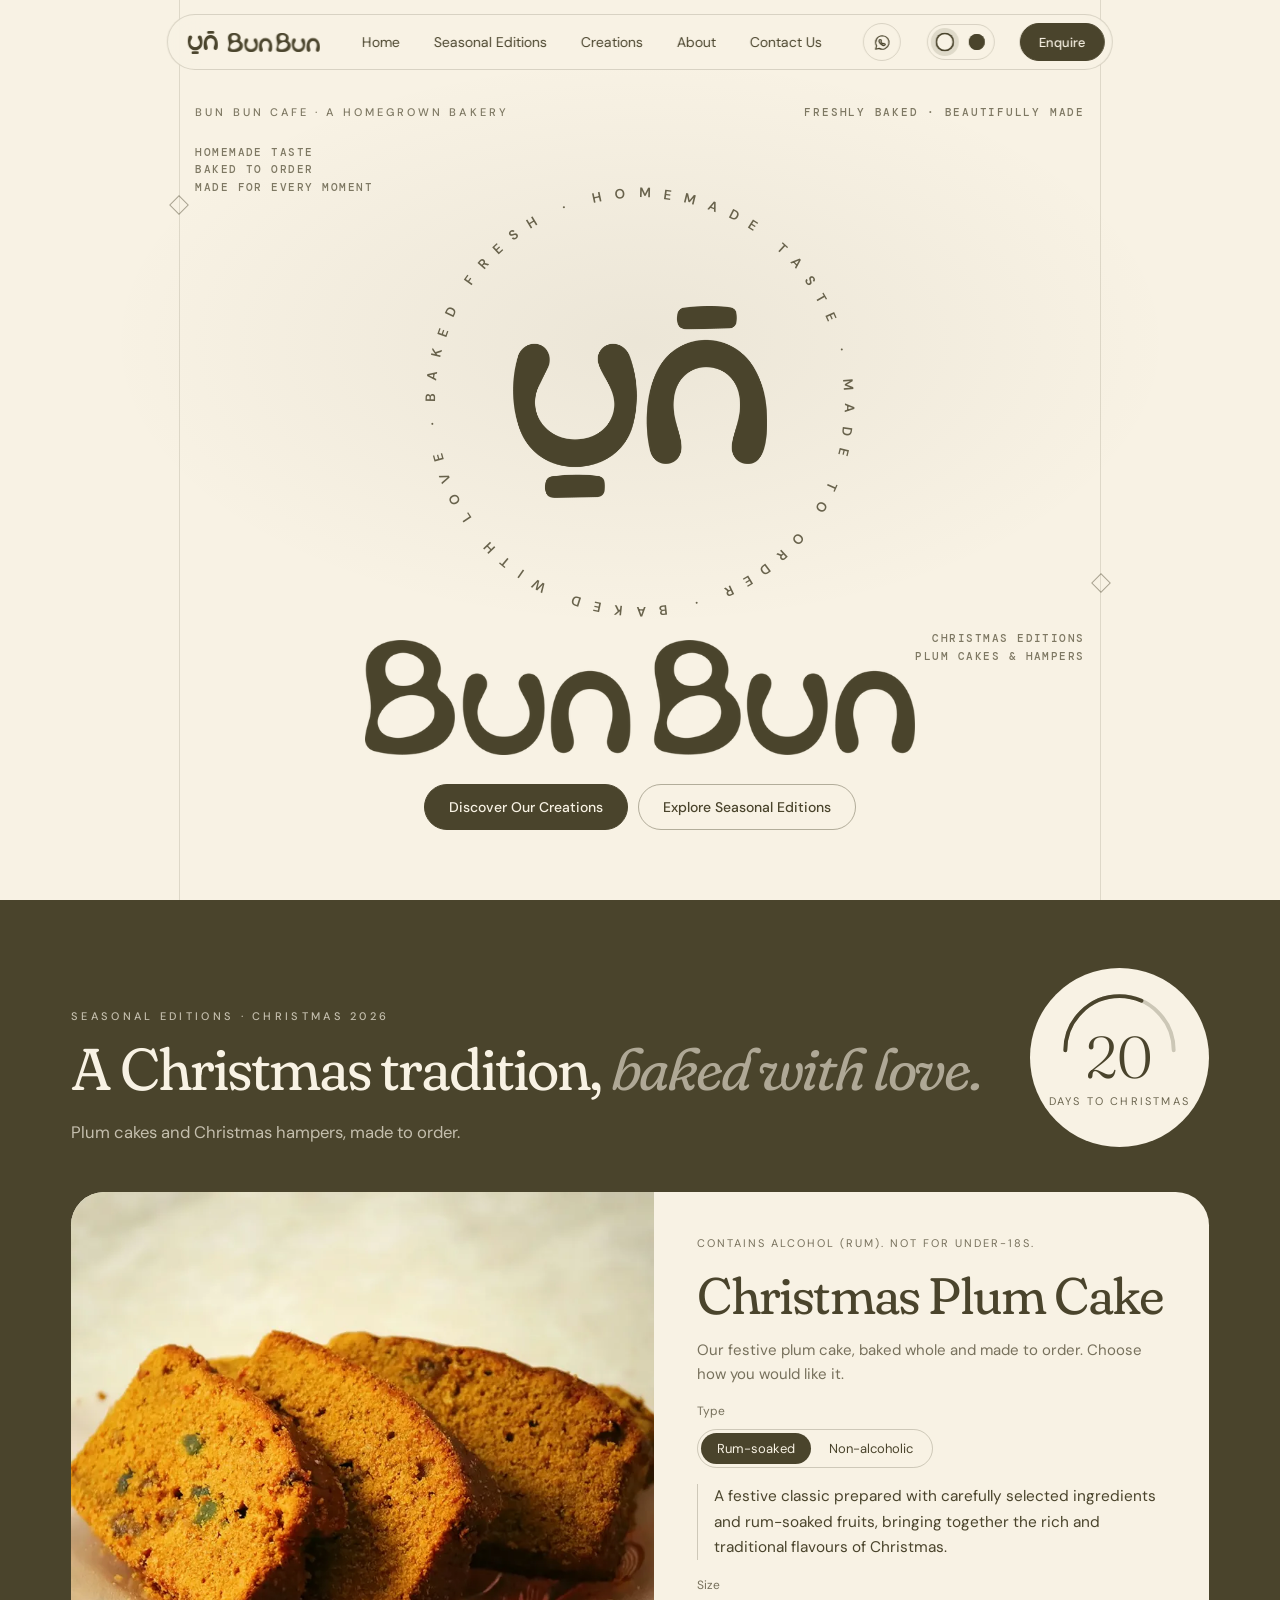
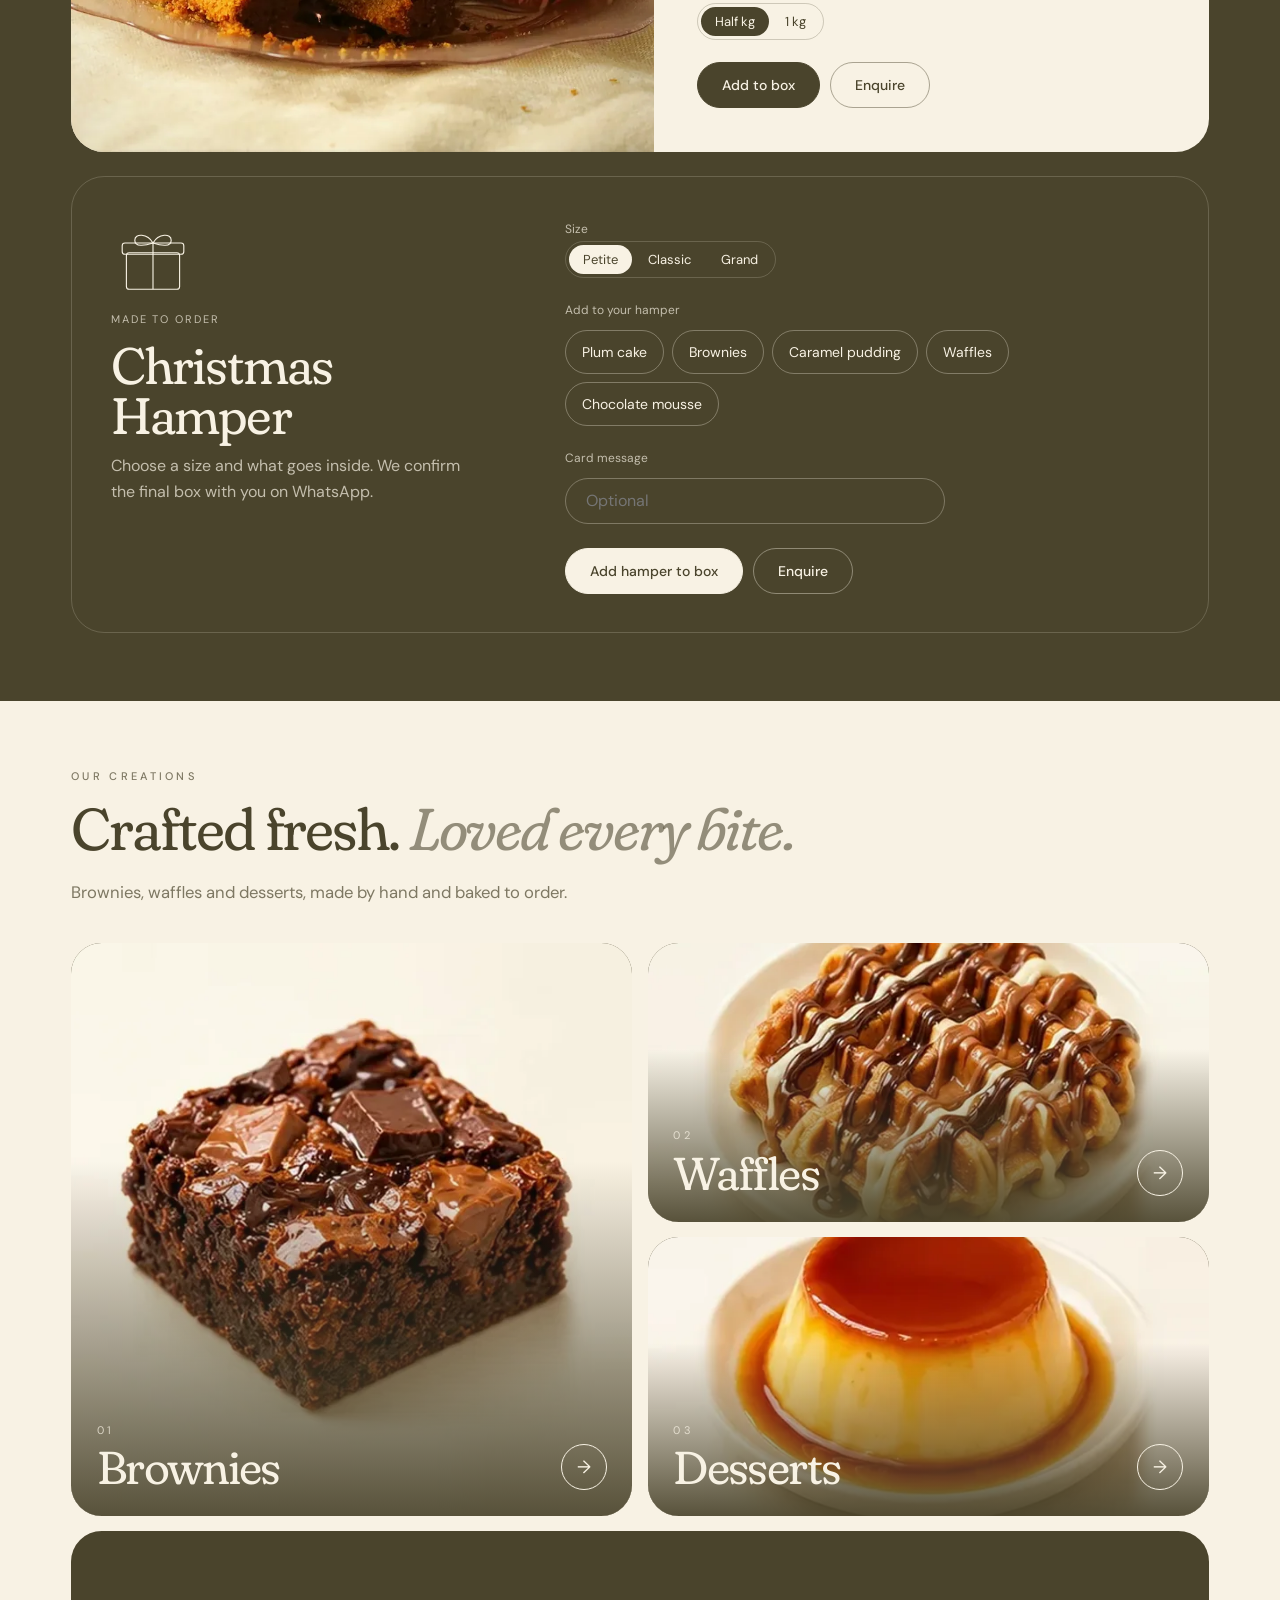
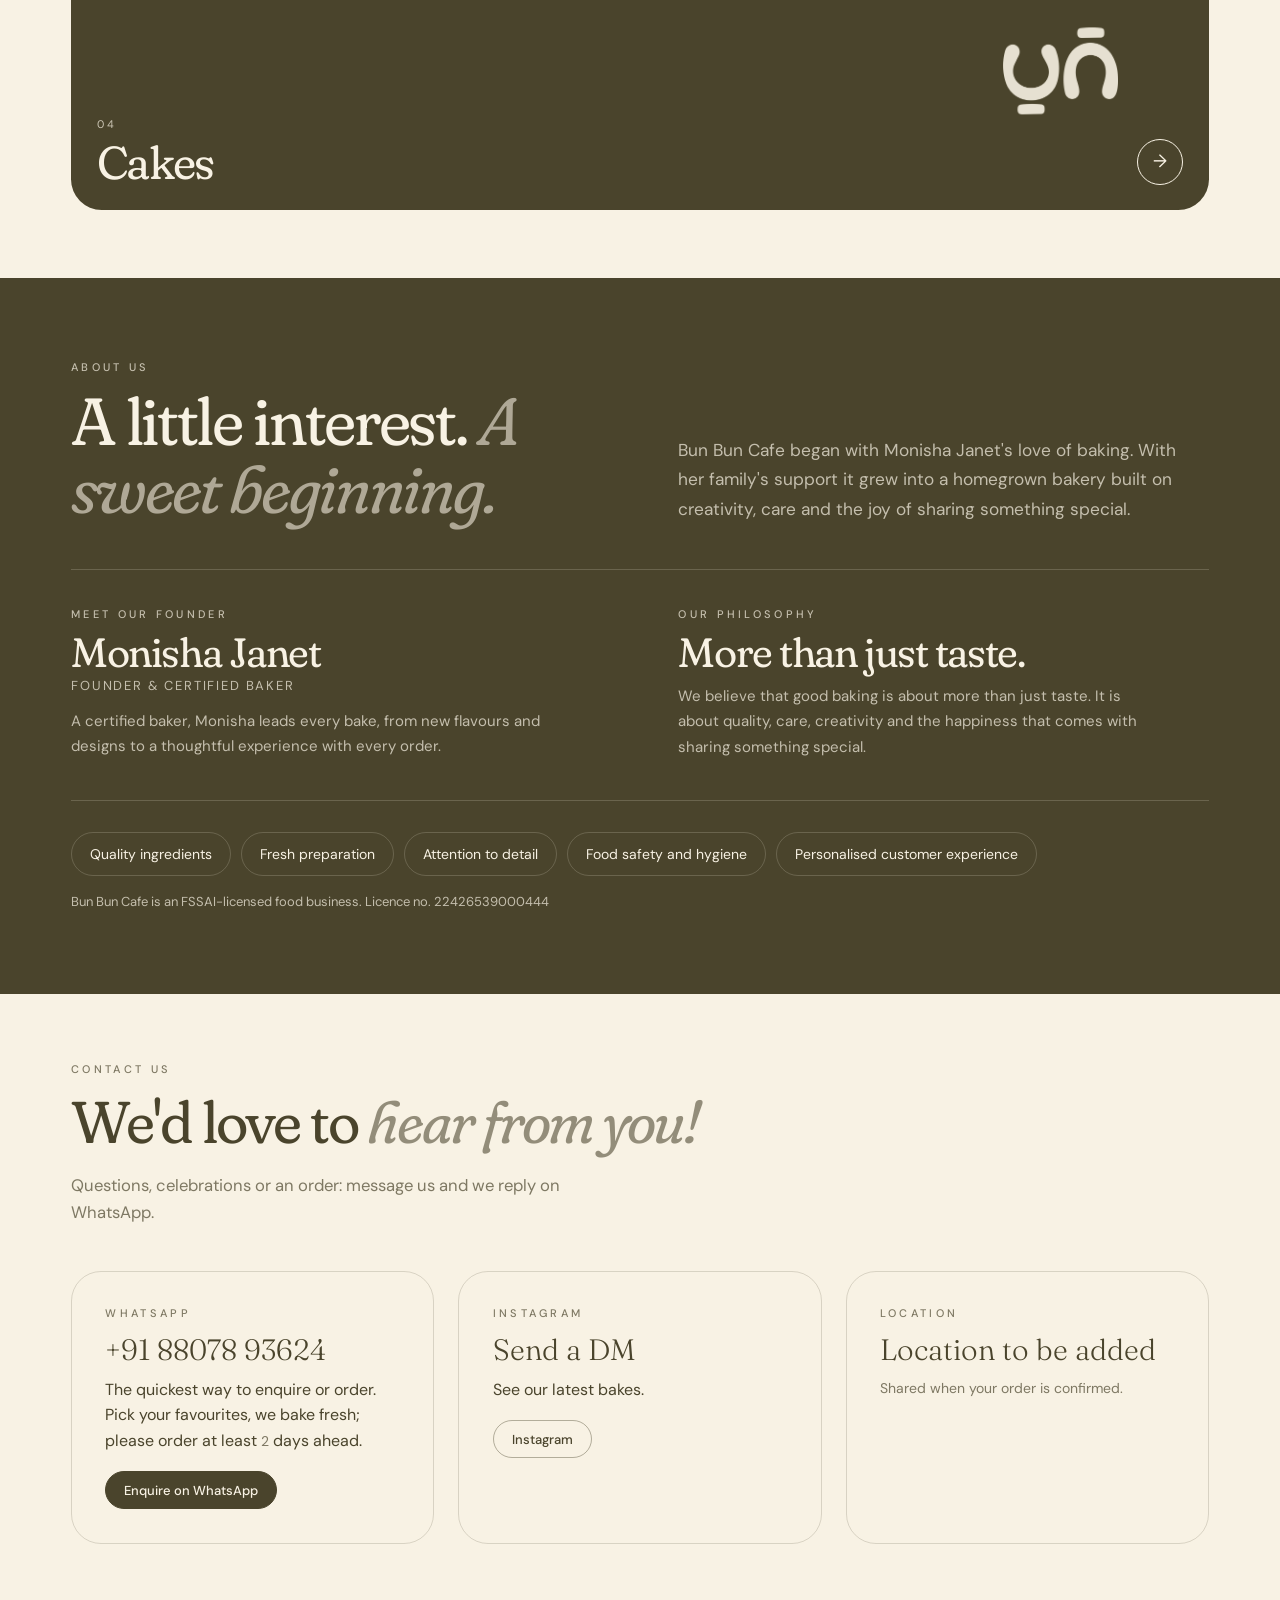
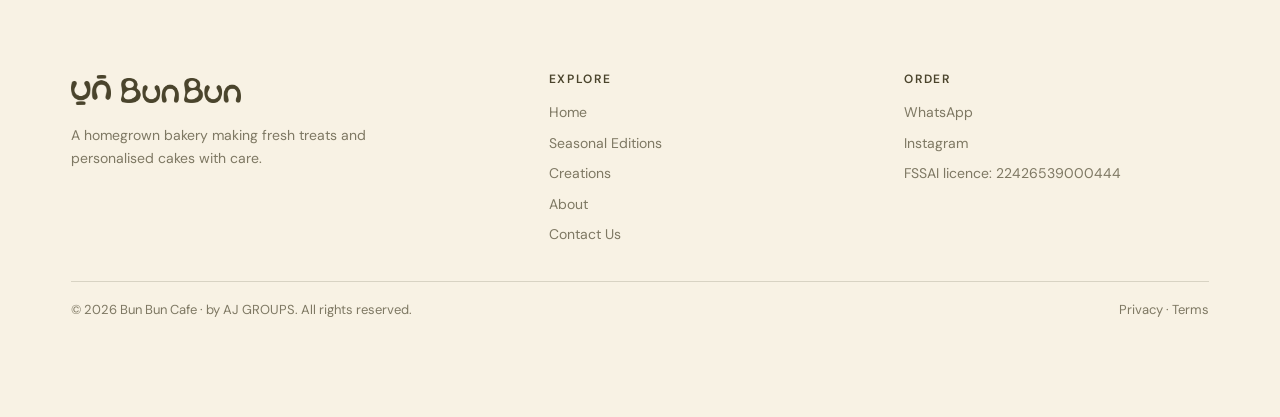
<file: bunbun/index.html>
<!doctype html>
<html lang="en">
<head>
<meta charset="utf-8">
<meta name="robots" content="noindex">
<script>/* opens Sun 29 Nov 2026, 6:00 pm IST (12:30 UTC); until then only ?preview gets in */(function(){var open=Date.now()>=Date.UTC(2026,10,29,12,30);if(open){var m=document.querySelector('meta[name="robots"]');if(m)m.remove();}else if(!/[?&]preview(=|&|$)/.test(location.search))location.replace("../");})();</script>
<meta name="viewport" content="width=device-width, initial-scale=1, viewport-fit=cover">
<title>Bun Bun Cafe | Freshly baked, beautifully made</title>
<meta name="description" content="Bun Bun Cafe, a homegrown bakery: brownies, waffles, desserts, customised cakes and Christmas plum cakes. Enquire on WhatsApp.">
<meta name="theme-color" content="#4a442c">
<link rel="icon" href="./favicon-32.png" sizes="32x32" type="image/png"><link rel="apple-touch-icon" href="./apple-touch-icon.png">
<link rel="preconnect" href="https://fonts.googleapis.com"><link rel="preconnect" href="https://fonts.gstatic.com" crossorigin>
<link href="https://fonts.googleapis.com/css2?family=Fraunces:opsz,wght,SOFT,WONK@9..144,300..900,0..100,0..1&family=DM+Sans:opsz,wght@9..40,400..600&family=DM+Mono:wght@400;500&display=swap" rel="stylesheet">
<link rel="stylesheet" href="./box.css?v=87">
<script>(function(){try{var q=new URLSearchParams(location.search).get("season"),d=new Date();document.documentElement.classList.toggle("season",q==="1"?true:q==="0"?false:d<new Date(2027,0,2));try{document.documentElement.dataset.look=localStorage.getItem("bbboxlook")==="green"?"green":"cream"}catch(e){document.documentElement.dataset.look="cream"}document.documentElement.classList.add("opened")}catch(e){}})();</script>
</head>
<body>

<div class="cur" id="cur" aria-hidden="true"><i class="mk"></i><span></span></div>

<header class="top" id="top">
  <a class="brand" href="#home" aria-label="Bun Bun Cafe, home"><i class="mk"></i><i class="wm"></i></a>
  <nav aria-label="Main"><a href="#home">Home</a><a class="only-season" href="#seasonal">Seasonal Editions</a><a href="#tray">Creations</a><a href="#about">About</a><a href="#contact">Contact Us</a></nav>
  <a class="wa-ico" data-wa href="#" target="_blank" rel="noopener" aria-label="Chat on WhatsApp" title="WhatsApp"><svg viewBox="0 0 24 24" aria-hidden="true"><path d="M12 3.5a8.5 8.5 0 0 0-7.3 12.8L3.5 20.5l4.3-1.1A8.5 8.5 0 1 0 12 3.5z"/><path d="M9.2 8.6c.3-.6.8-.5 1.1.1l.5 1.1c.1.3 0 .6-.3.9l-.4.4c.6 1.2 1.6 2.1 2.8 2.7l.5-.5c.2-.2.5-.3.8-.1l1.1.6c.5.3.6.8.1 1.3-.7.8-1.8 1-3 .5-2.4-1-4-2.7-4.7-4.8-.3-.8.1-1.5.5-2.2z"/></svg></a>
  <div class="look" role="group" aria-label="Colour look"><button type="button" data-l="cream" aria-label="Cream look" title="Cream"><i></i></button><button type="button" data-l="green" aria-label="Green look" title="Green"><i></i></button></div>
  <a class="pb solid sm" href="#contact">Enquire</a>
</header>

<main>
<!-- 01 HOME: the original logo entry, annotated like a specimen plate -->
<section class="fig" id="home">
  <h1 class="sr-only">Bun Bun Cafe: freshly baked treats and customised cakes</h1>
  <div class="grid0" aria-hidden="true"><i class="v1"></i><i class="v2"></i><b style="left:calc(14% - 7px);top:22%"></b><b style="right:calc(14% - 7px);top:64%"></b></div>
  <p class="fg-top rise"><span>Bun Bun Cafe · A homegrown bakery</span><span class="mono">Freshly baked · Beautifully made</span></p>
  <div class="spec fade">
    <div class="disc"><svg viewBox="0 0 400 400" aria-hidden="true"><defs><path id="rp3" d="M200,200 m-186,0 a186,186 0 1,1 372,0 a186,186 0 1,1 -372,0"/></defs><text><textPath href="#rp3" textLength="1150" lengthAdjust="spacing">BAKED FRESH · HOMEMADE TASTE · MADE TO ORDER · BAKED WITH LOVE · </textPath></text></svg><i class="mk" role="img" aria-label="Bun Bun mark"></i></div>
    <i class="wm" role="img" aria-label="Bun Bun"></i>
  </div>
  <p class="qa fade">Homemade taste<br>Baked to order<br>Made for every moment</p>
  <p class="qb fade only-season">Christmas editions<br>Plum cakes &amp; hampers</p>
  <p class="qb fade only-std">Order ahead<br>At least 2 days before</p>
  <div class="cta2 rise"><a class="pb solid" href="#tray">Discover Our Creations</a><a class="pb only-season" href="#seasonal">Explore Seasonal Editions</a><a class="pb only-std" data-wa href="#" target="_blank" rel="noopener">Enquire on WhatsApp</a></div>
</section>

<!-- 02 SEASONAL EDITIONS (Advent, until New Year) -->
<section class="seasonal only-season" id="seasonal"><div class="wrap">
  <div class="sh">
    <div><p class="eyebrow">Seasonal Editions · Christmas 2026</p><h2>A Christmas tradition, <em>baked with love.</em></h2>
      <p class="lead">Plum cakes and Christmas hampers, made to order.</p></div>
    <div class="days"><b data-xdays>0</b><span>days to Christmas</span><svg viewBox="0 0 100 50" aria-hidden="true"><path d="M8 46a42 42 0 0 1 84 0"/><path class="arc" d="M8 46a42 42 0 0 1 84 0" pathLength="100"/></svg></div>
  </div>
  <div class="plums" id="plums"></div>
  <div class="hamper" id="hamper"></div>
</div></section>

<!-- 03 CREATIONS: the tray -->
<section class="trayw" id="tray">
  <div class="th"><p class="eyebrow">Our creations</p><h2>Crafted fresh. <em>Loved every bite.</em></h2>
    <p class="lead">Brownies, waffles and desserts, made by hand and baked to order.</p></div>
  <div class="tray" id="trayg"></div>
</section>

<!-- 04 ABOUT -->
<section class="about" id="about"><div class="wrap">
  <div class="ab-row ab-1">
    <div class="ab-h"><p class="eyebrow">About us</p><h2>A little interest. <em>A sweet beginning.</em></h2></div>
    <div class="three one"><p>Bun Bun Cafe began with Monisha Janet's love of baking. With her family's support it grew into a homegrown bakery built on creativity, care and the joy of sharing something special.</p></div>
  </div>
  <div class="ab-row ab-2">
    <div class="who"><p class="eyebrow">Meet our founder</p><h3>Monisha Janet</h3><p class="role">Founder &amp; Certified Baker</p><div class="txt"><p>A certified baker, Monisha leads every bake, from new flavours and designs to a thoughtful experience with every order.</p></div></div>
    <div class="who"><p class="eyebrow">Our philosophy</p><h3>More than just taste.</h3><div class="txt"><p>We believe that good baking is about more than just taste. It is about quality, care, creativity and the happiness that comes with sharing something special.</p></div></div>
  </div>
  <div class="ab-3">
    <ul class="pills"><li>Quality ingredients</li><li>Fresh preparation</li><li>Attention to detail</li><li>Food safety and hygiene</li><li>Personalised customer experience</li></ul>
    <p class="lic">Bun Bun Cafe is an FSSAI-licensed food business. Licence no. <span data-fill="fssai"></span></p>
  </div>
</div></section>

<!-- 05 CONTACT US -->
<section class="contact" id="contact"><div class="wrap">
  <p class="eyebrow">Contact us</p>
  <h2>We'd love to <em>hear from you!</em></h2>
  <p class="lead">Questions, celebrations or an order: message us and we reply on WhatsApp.</p>
  <div class="cg">
    <div class="cc"><span class="eyebrow">WhatsApp</span><b data-fill="wa-number"></b><span>The quickest way to enquire or order. Pick your favourites, we bake fresh; please order at least <span data-days>2</span> days ahead.</span><a class="pb solid sm" data-wa href="#" target="_blank" rel="noopener">Enquire on WhatsApp</a></div>
    <div class="cc"><span class="eyebrow">Instagram</span><b>Send a DM</b><span>See our latest bakes.</span><a class="pb sm" data-fill="instagram" href="#" target="_blank" rel="noopener">Instagram</a></div>
    <div class="cc"><span class="eyebrow">Location</span><b data-fill="location"></b><span>Shared when your order is confirmed.</span></div>
  </div>
</div>
<footer class="ft">
  <div class="fg">
    <div class="fa1"><a class="brand" href="#home" aria-label="Bun Bun Cafe, home"><i class="mk"></i><i class="wm"></i></a><p>A homegrown bakery making fresh treats and personalised cakes with care.</p></div>
    <div><h4>Explore</h4><ul><li><a href="#home">Home</a></li><li class="only-season"><a href="#seasonal">Seasonal Editions</a></li><li><a href="#tray">Creations</a></li><li><a href="#about">About</a></li><li><a href="#contact">Contact Us</a></li></ul></div>
    <div><h4>Order</h4><ul><li><a data-wa href="#" target="_blank" rel="noopener">WhatsApp</a></li><li><a data-fill="instagram" href="#" target="_blank" rel="noopener">Instagram</a></li><li><span>FSSAI licence: <span data-fill="fssai"></span></span></li></ul></div>
  </div>
  <div class="base"><span>© 2026 Bun Bun Cafe · by AJ GROUPS. All rights reserved.</span><span><a href="../privacy/">Privacy</a> · <a href="../terms/">Terms</a></span></div>
</footer>
</section>
</main>

<!-- your box pill -->
<div class="bx" id="bx" role="status"><span class="ct"><b id="bn">0</b> in your box</span><button type="button" id="mk" class="pb">Make my card</button><a class="pb solid" id="eq" target="_blank" rel="noopener" href="#">Enquire</a><button type="button" id="clr" class="x" aria-label="Empty my box">&times;</button></div>

<!-- a dish opens in a sheet -->
<dialog class="sheet" id="sheet" aria-label="Creation details">
  <button class="close" type="button" aria-label="Close" data-close>&times;</button>
  <div class="sp"><img id="sImg" alt="" width="640" height="640"><i class="mk" aria-hidden="true"></i></div>
  <div class="sb"><span class="fn" id="sNo"></span><h3 id="sTitle"></h3><p id="sText"></p>
    <span class="lb" id="sLb">Choose your favourites</span><div class="chk" id="sChk"></div>
    <a class="pb solid" id="sGo" target="_blank" rel="noopener" href="#">Enquire on WhatsApp</a></div>
</dialog>

<!-- the share card -->
<dialog class="sheet card" id="cardD" aria-label="Your box card">
  <button class="close" type="button" aria-label="Close" data-close>&times;</button>
  <canvas id="cv" width="1080" height="1350"></canvas>
  <div class="sb"><h3>Your Bun Bun box</h3><p>Save your card or share it. Anyone can enquire in one tap.</p>
    <button class="pb solid" id="cSave" type="button">Share or save</button></div>
</dialog>

<script src="./vendor/gsap.min.js"></script>
<script src="./vendor/ScrollTrigger.min.js"></script>
<script src="./vendor/lenis.min.js"></script>
<script src="./box.js?v=35"></script>
</body>
</html>
</file>
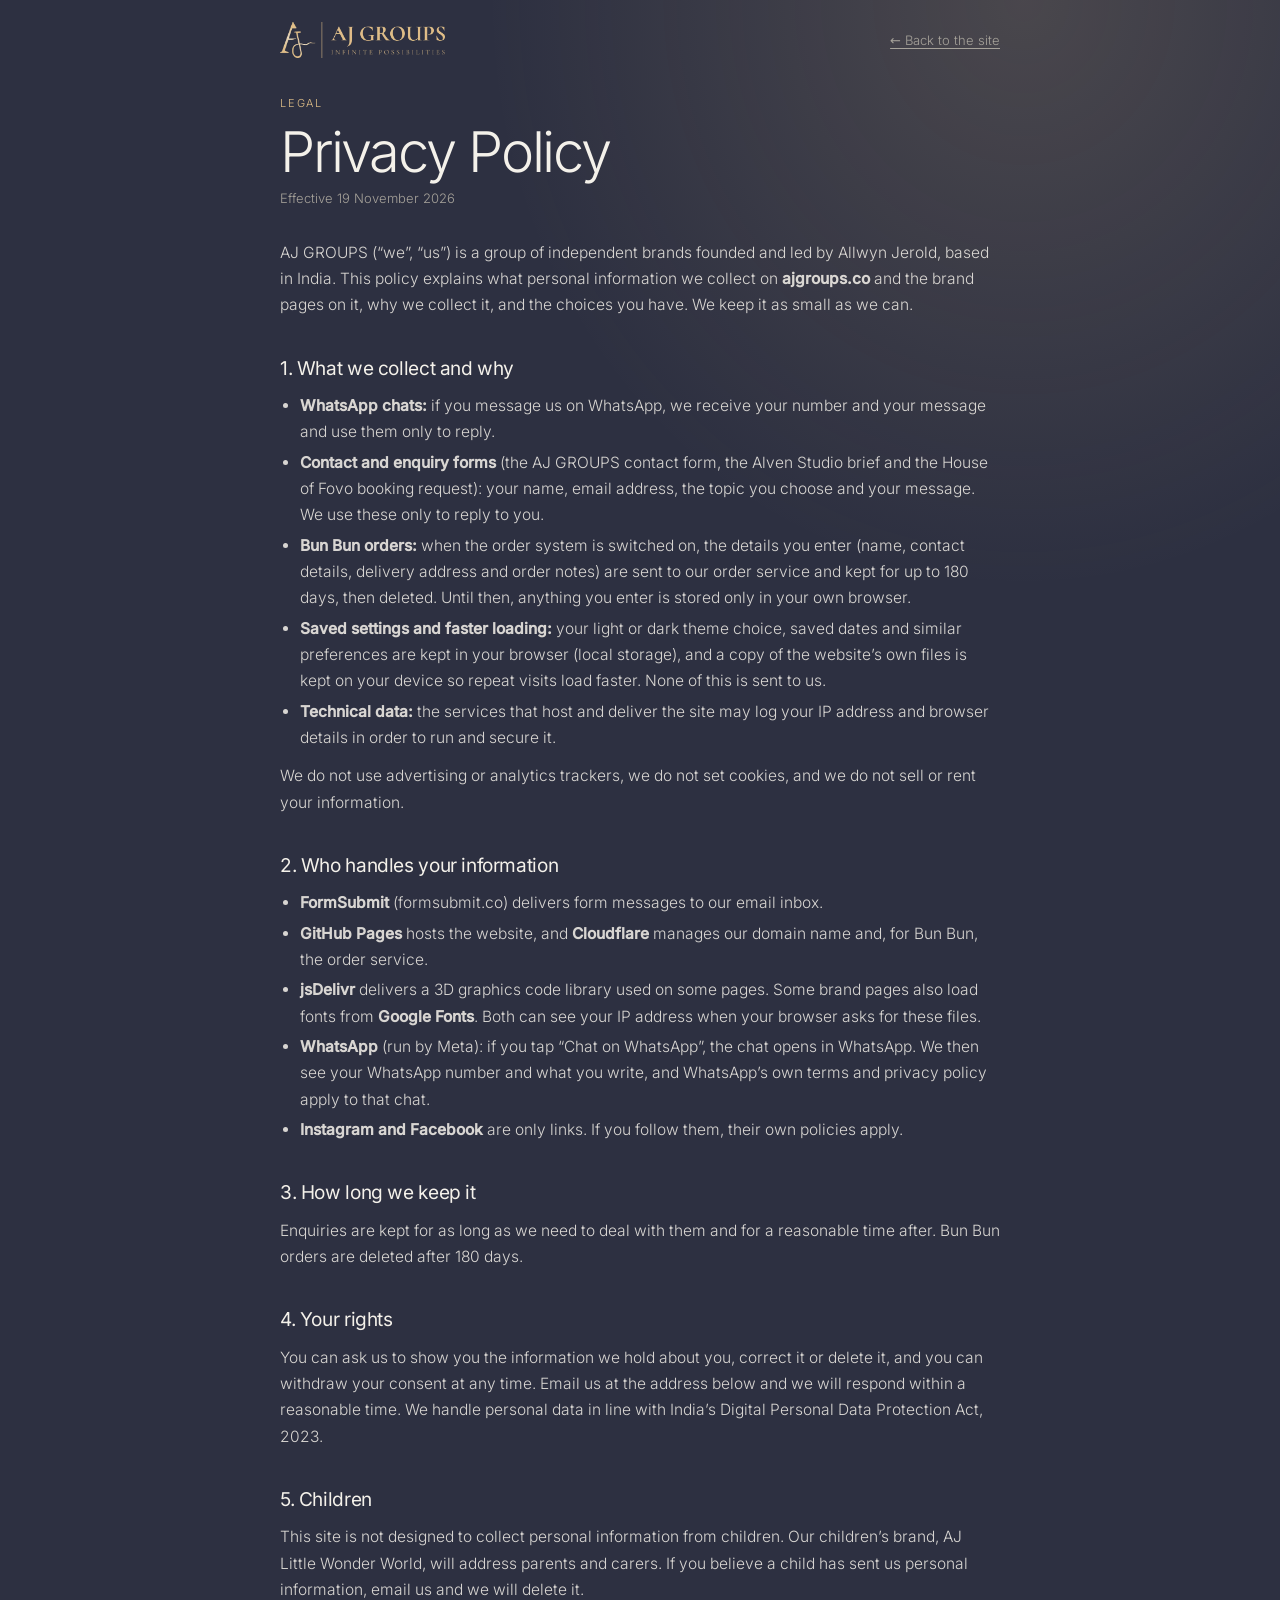
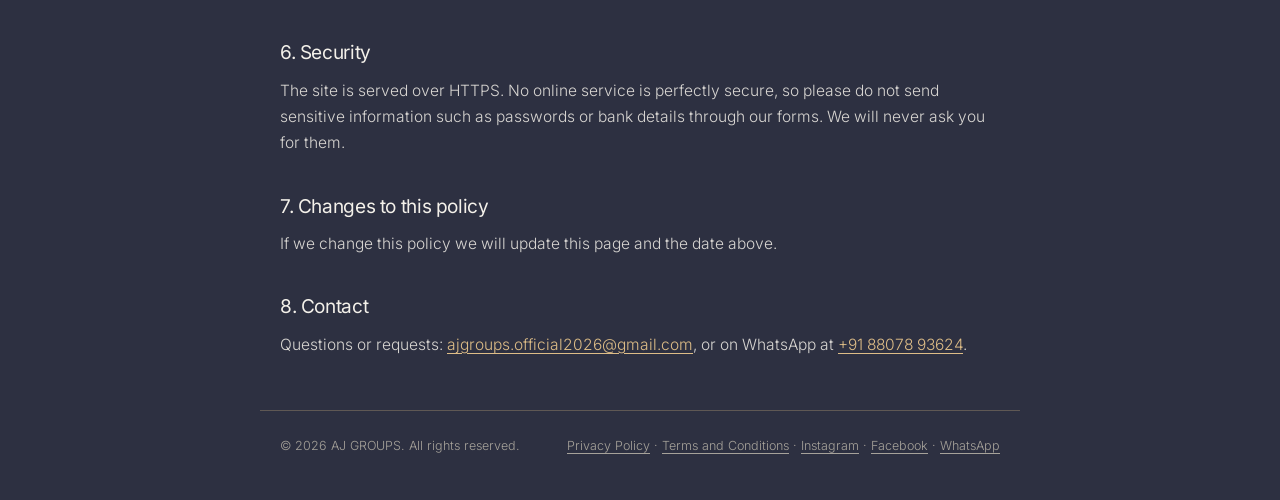
<file: privacy/index.html>
<!doctype html>
<html lang="en">
<head>
<meta charset="utf-8">
<meta name="viewport" content="width=device-width, initial-scale=1">
<title>Privacy Policy | AJ GROUPS</title>
<meta name="description" content="How AJ GROUPS collects, uses and protects your information.">
<meta name="theme-color" content="#2d3041">
<link rel="canonical" href="https://ajgroups.co/privacy/">
<link rel="icon" href="../assets/favicon.svg" type="image/svg+xml"><link rel="icon" href="../assets/favicon-32.png" sizes="32x32" type="image/png"><link rel="apple-touch-icon" href="../assets/apple-touch-icon.png">
<link rel="stylesheet" href="../assets/fonts.css">
<link rel="stylesheet" href="../assets/legal.css?v=1">
</head>
<body>
<header class="top"><a class="mark" href="../" aria-label="AJ GROUPS, infinite possibilities"><img src="../assets/brand/logo-horizontal-gold.webp" alt="" width="900" height="196"></a><a class="back" href="../">← Back to the site</a></header>
<main>
<p class="eyebrow">Legal</p>
<h1>Privacy Policy</h1>
<p class="date">Effective 19 November 2026</p>
<p>AJ GROUPS (“we”, “us”) is a group of independent brands founded and led by Allwyn Jerold, based in India. This policy explains what personal information we collect on <strong>ajgroups.co</strong> and the brand pages on it, why we collect it, and the choices you have. We keep it as small as we can.</p>
<h2>1. What we collect and why</h2>
<ul>
<li><strong>WhatsApp chats:</strong> if you message us on WhatsApp, we receive your number and your message and use them only to reply.</li>
<li><strong>Contact and enquiry forms</strong> (the AJ GROUPS contact form, the Alven Studio brief and the House of Fovo booking request): your name, email address, the topic you choose and your message. We use these only to reply to you.</li>
<li><strong>Bun Bun orders:</strong> when the order system is switched on, the details you enter (name, contact details, delivery address and order notes) are sent to our order service and kept for up to 180 days, then deleted. Until then, anything you enter is stored only in your own browser.</li>
<li><strong>Saved settings and faster loading:</strong> your light or dark theme choice, saved dates and similar preferences are kept in your browser (local storage), and a copy of the website’s own files is kept on your device so repeat visits load faster. None of this is sent to us.</li>
<li><strong>Technical data:</strong> the services that host and deliver the site may log your IP address and browser details in order to run and secure it.</li>
</ul>
<p>We do not use advertising or analytics trackers, we do not set cookies, and we do not sell or rent your information.</p>
<h2>2. Who handles your information</h2>
<ul>
<li><strong>FormSubmit</strong> (formsubmit.co) delivers form messages to our email inbox.</li>
<li><strong>GitHub Pages</strong> hosts the website, and <strong>Cloudflare</strong> manages our domain name and, for Bun Bun, the order service.</li>
<li><strong>jsDelivr</strong> delivers a 3D graphics code library used on some pages. Some brand pages also load fonts from <strong>Google Fonts</strong>. Both can see your IP address when your browser asks for these files.</li>
<li><strong>WhatsApp</strong> (run by Meta): if you tap “Chat on WhatsApp”, the chat opens in WhatsApp. We then see your WhatsApp number and what you write, and WhatsApp’s own terms and privacy policy apply to that chat.</li>
<li><strong>Instagram and Facebook</strong> are only links. If you follow them, their own policies apply.</li>
</ul>
<h2>3. How long we keep it</h2>
<p>Enquiries are kept for as long as we need to deal with them and for a reasonable time after. Bun Bun orders are deleted after 180 days.</p>
<h2>4. Your rights</h2>
<p>You can ask us to show you the information we hold about you, correct it or delete it, and you can withdraw your consent at any time. Email us at the address below and we will respond within a reasonable time. We handle personal data in line with India’s Digital Personal Data Protection Act, 2023.</p>
<h2>5. Children</h2>
<p>This site is not designed to collect personal information from children. Our children’s brand, AJ Little Wonder World, will address parents and carers. If you believe a child has sent us personal information, email us and we will delete it.</p>
<h2>6. Security</h2>
<p>The site is served over HTTPS. No online service is perfectly secure, so please do not send sensitive information such as passwords or bank details through our forms. We will never ask you for them.</p>
<h2>7. Changes to this policy</h2>
<p>If we change this policy we will update this page and the date above.</p>
<h2>8. Contact</h2>
<p>Questions or requests: <a href="mailto:ajgroups.official2026@gmail.com">ajgroups.official2026@gmail.com</a>, or on WhatsApp at <a href="https://wa.me/918807893624" target="_blank" rel="noopener noreferrer">+91 88078 93624</a>.</p>
</main>
<footer><span>© 2026 AJ GROUPS. All rights reserved.</span><span><a href="../privacy/">Privacy Policy</a> · <a href="../terms/">Terms and Conditions</a> · <a href="https://www.instagram.com/aj_dynamics_software_sol/?hl=en" target="_blank" rel="noopener noreferrer">Instagram</a> · <a href="https://www.facebook.com/share/1C9cMXEbwd/" target="_blank" rel="noopener noreferrer">Facebook</a> · <a href="https://wa.me/918807893624" target="_blank" rel="noopener noreferrer">WhatsApp</a></span></footer>
</body>
</html>
</file>
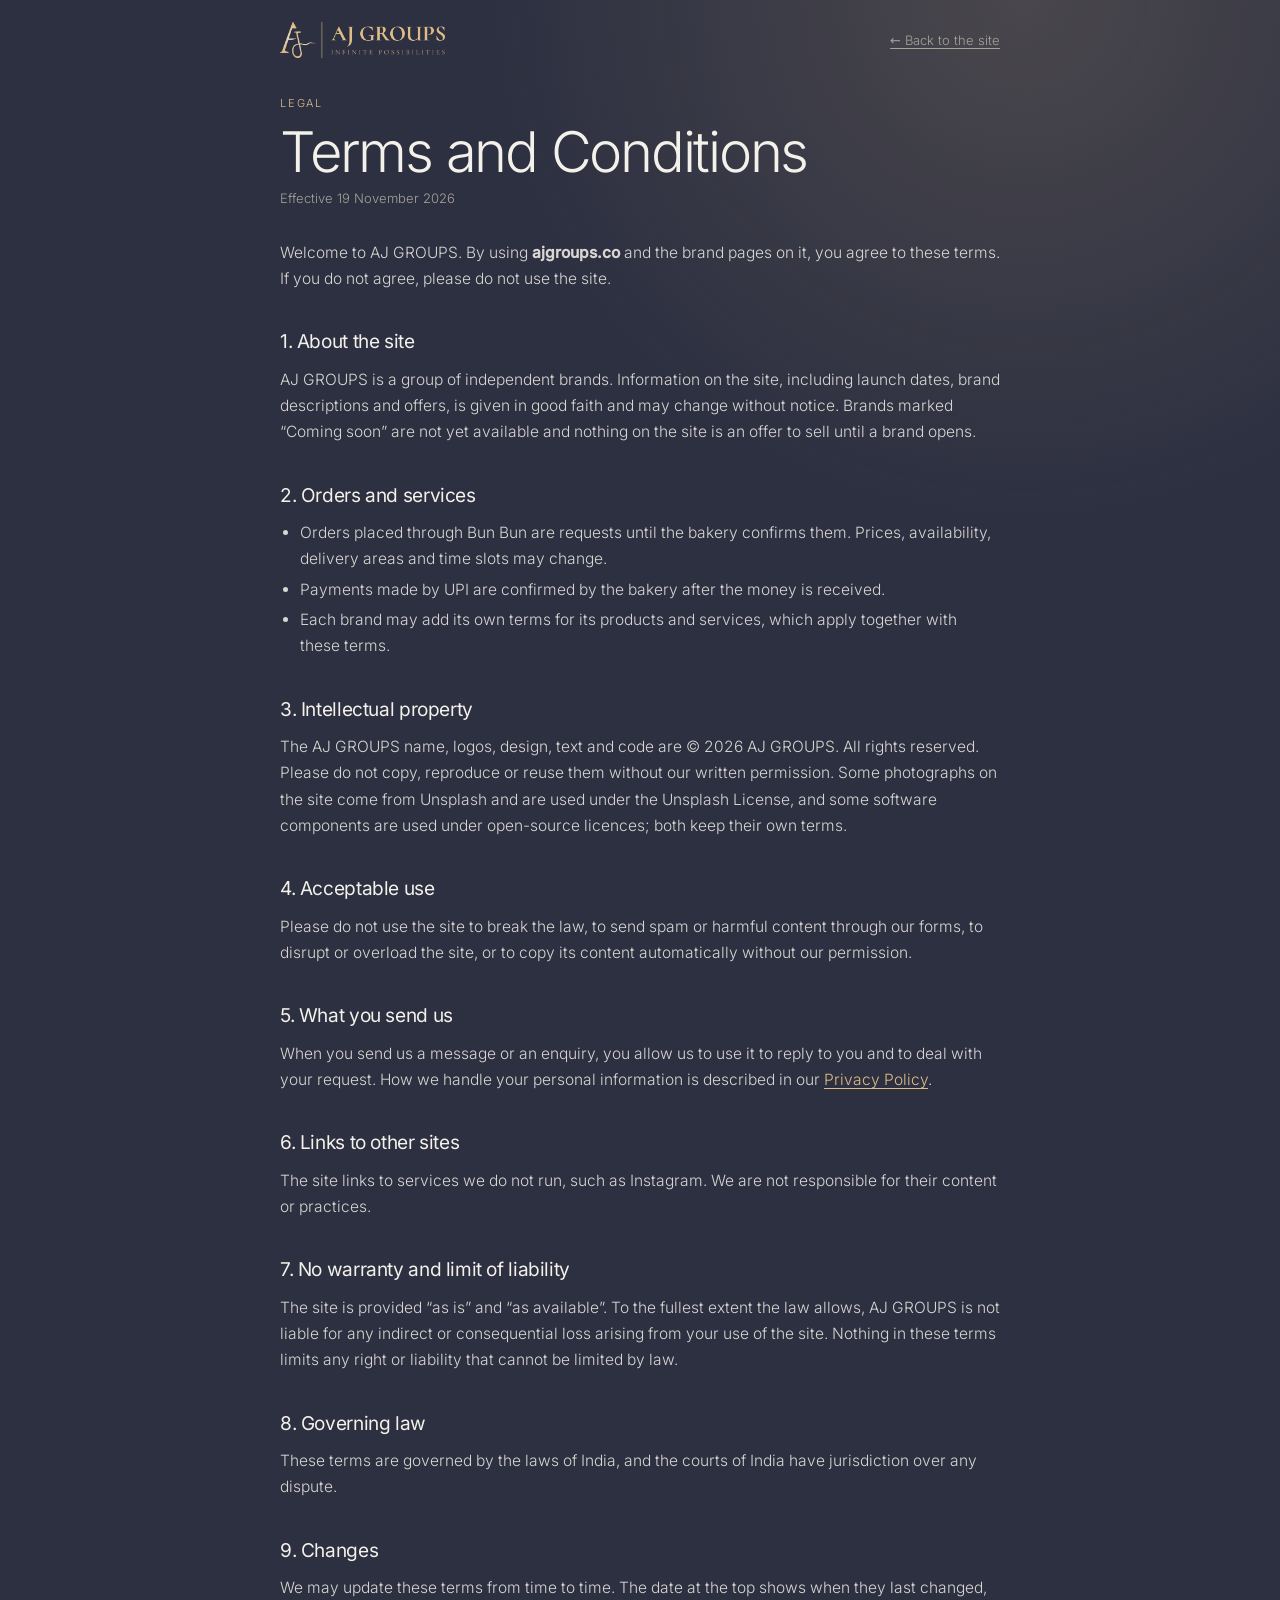
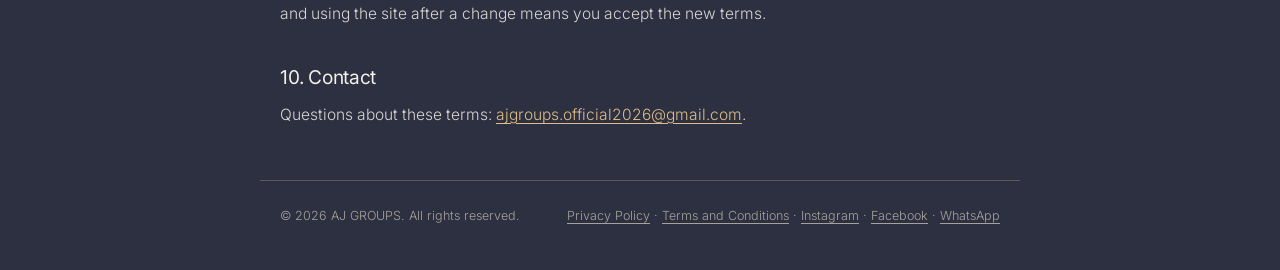
<file: terms/index.html>
<!doctype html>
<html lang="en">
<head>
<meta charset="utf-8">
<meta name="viewport" content="width=device-width, initial-scale=1">
<title>Terms and Conditions | AJ GROUPS</title>
<meta name="description" content="The terms for using the AJ GROUPS website.">
<meta name="theme-color" content="#2d3041">
<link rel="canonical" href="https://ajgroups.co/terms/">
<link rel="icon" href="../assets/favicon.svg" type="image/svg+xml"><link rel="icon" href="../assets/favicon-32.png" sizes="32x32" type="image/png"><link rel="apple-touch-icon" href="../assets/apple-touch-icon.png">
<link rel="stylesheet" href="../assets/fonts.css">
<link rel="stylesheet" href="../assets/legal.css?v=1">
</head>
<body>
<header class="top"><a class="mark" href="../" aria-label="AJ GROUPS, infinite possibilities"><img src="../assets/brand/logo-horizontal-gold.webp" alt="" width="900" height="196"></a><a class="back" href="../">← Back to the site</a></header>
<main>
<p class="eyebrow">Legal</p>
<h1>Terms and Conditions</h1>
<p class="date">Effective 19 November 2026</p>
<p>Welcome to AJ GROUPS. By using <strong>ajgroups.co</strong> and the brand pages on it, you agree to these terms. If you do not agree, please do not use the site.</p>
<h2>1. About the site</h2>
<p>AJ GROUPS is a group of independent brands. Information on the site, including launch dates, brand descriptions and offers, is given in good faith and may change without notice. Brands marked “Coming soon” are not yet available and nothing on the site is an offer to sell until a brand opens.</p>
<h2>2. Orders and services</h2>
<ul>
<li>Orders placed through Bun Bun are requests until the bakery confirms them. Prices, availability, delivery areas and time slots may change.</li>
<li>Payments made by UPI are confirmed by the bakery after the money is received.</li>
<li>Each brand may add its own terms for its products and services, which apply together with these terms.</li>
</ul>
<h2>3. Intellectual property</h2>
<p>The AJ GROUPS name, logos, design, text and code are © 2026 AJ GROUPS. All rights reserved. Please do not copy, reproduce or reuse them without our written permission. Some photographs on the site come from Unsplash and are used under the Unsplash License, and some software components are used under open-source licences; both keep their own terms.</p>
<h2>4. Acceptable use</h2>
<p>Please do not use the site to break the law, to send spam or harmful content through our forms, to disrupt or overload the site, or to copy its content automatically without our permission.</p>
<h2>5. What you send us</h2>
<p>When you send us a message or an enquiry, you allow us to use it to reply to you and to deal with your request. How we handle your personal information is described in our <a href="../privacy/">Privacy Policy</a>.</p>
<h2>6. Links to other sites</h2>
<p>The site links to services we do not run, such as Instagram. We are not responsible for their content or practices.</p>
<h2>7. No warranty and limit of liability</h2>
<p>The site is provided “as is” and “as available”. To the fullest extent the law allows, AJ GROUPS is not liable for any indirect or consequential loss arising from your use of the site. Nothing in these terms limits any right or liability that cannot be limited by law.</p>
<h2>8. Governing law</h2>
<p>These terms are governed by the laws of India, and the courts of India have jurisdiction over any dispute.</p>
<h2>9. Changes</h2>
<p>We may update these terms from time to time. The date at the top shows when they last changed, and using the site after a change means you accept the new terms.</p>
<h2>10. Contact</h2>
<p>Questions about these terms: <a href="mailto:ajgroups.official2026@gmail.com">ajgroups.official2026@gmail.com</a>.</p>
</main>
<footer><span>© 2026 AJ GROUPS. All rights reserved.</span><span><a href="../privacy/">Privacy Policy</a> · <a href="../terms/">Terms and Conditions</a> · <a href="https://www.instagram.com/aj_dynamics_software_sol/?hl=en" target="_blank" rel="noopener noreferrer">Instagram</a> · <a href="https://www.facebook.com/share/1C9cMXEbwd/" target="_blank" rel="noopener noreferrer">Facebook</a> · <a href="https://wa.me/918807893624" target="_blank" rel="noopener noreferrer">WhatsApp</a></span></footer>
</body>
</html>
</file>
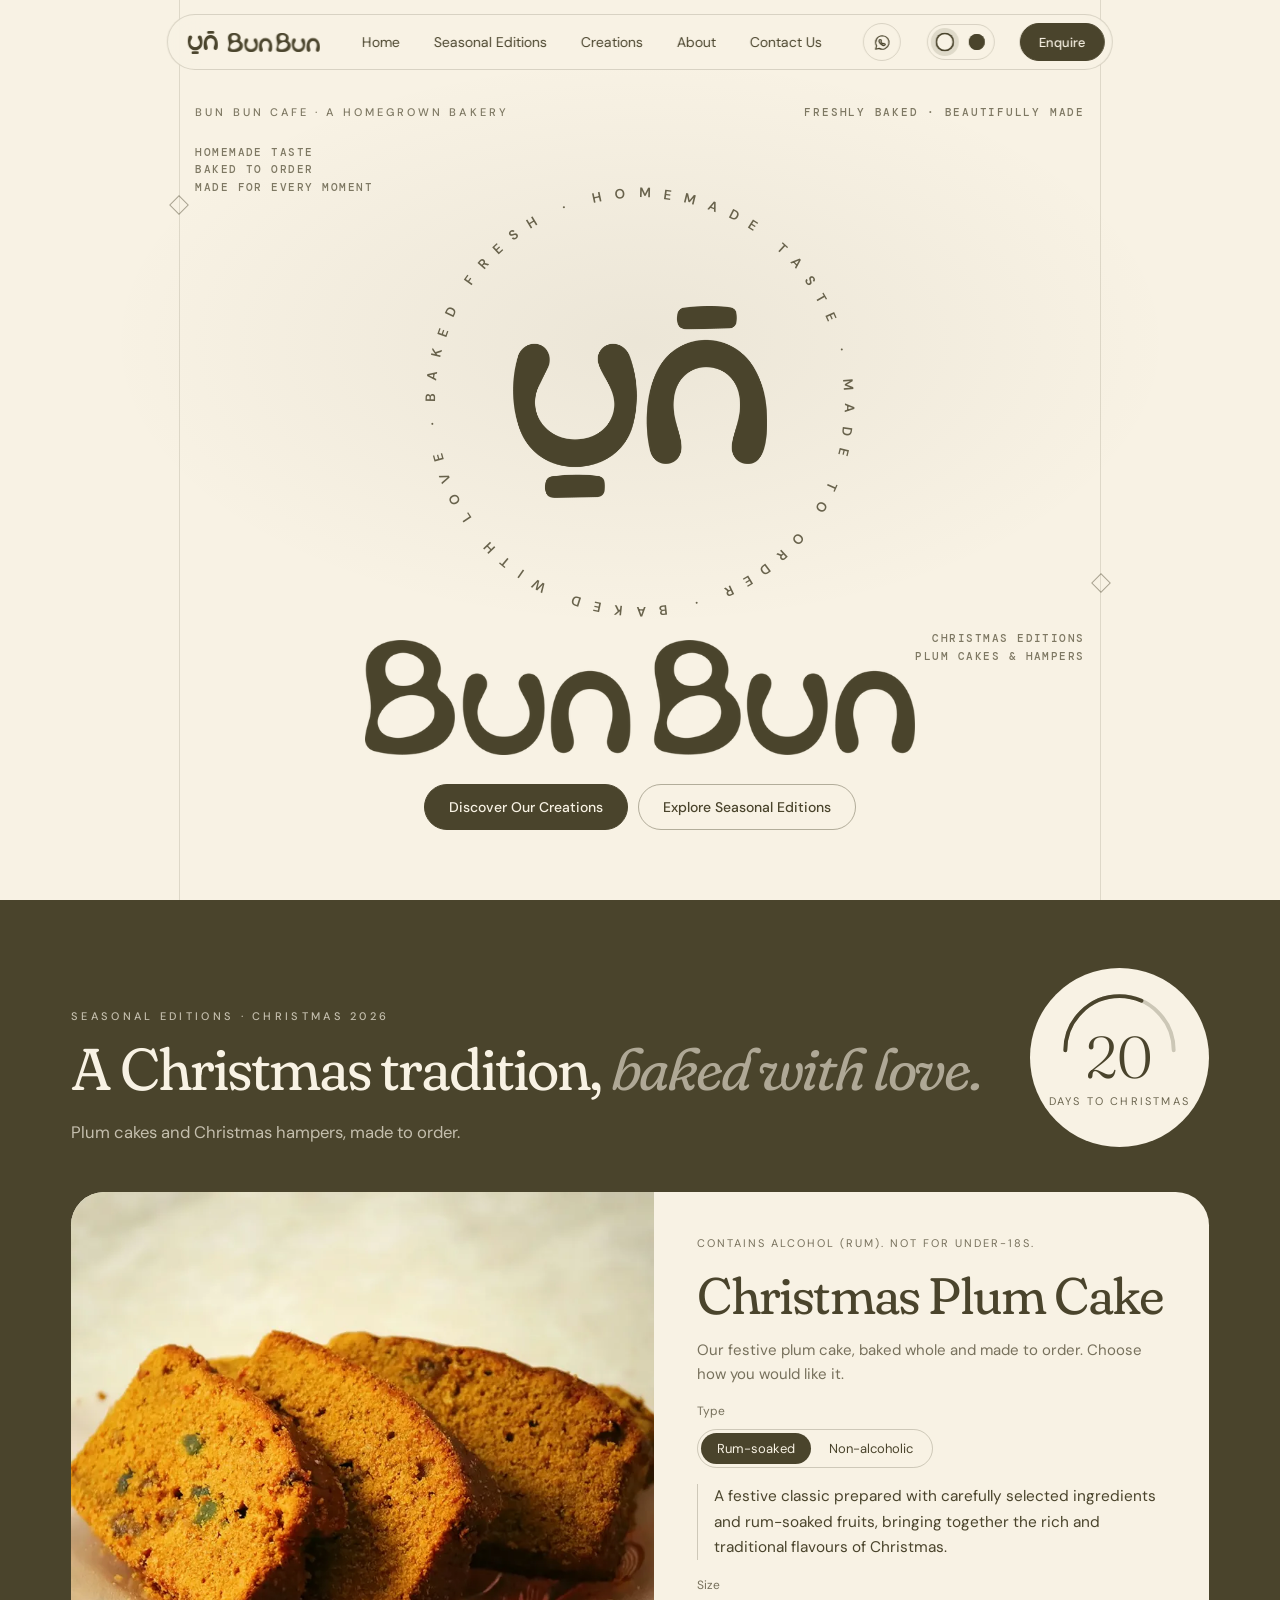
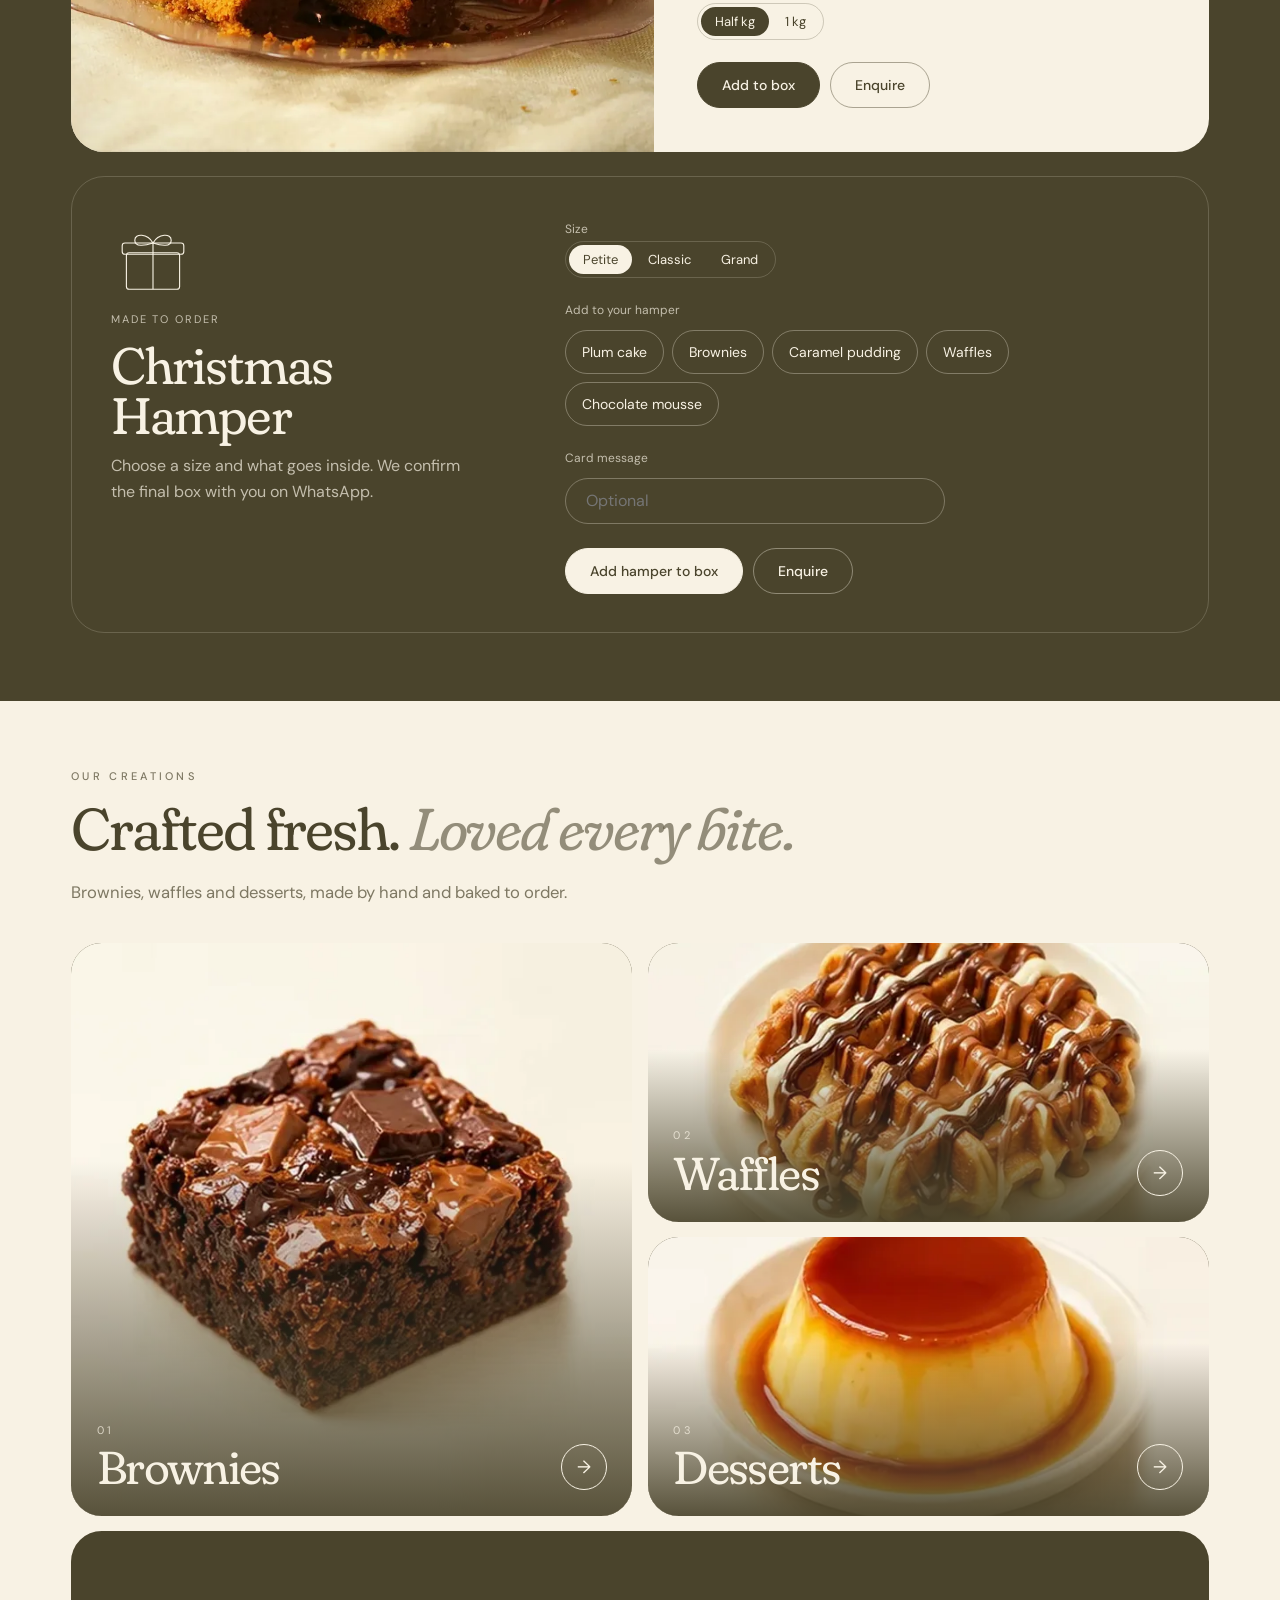
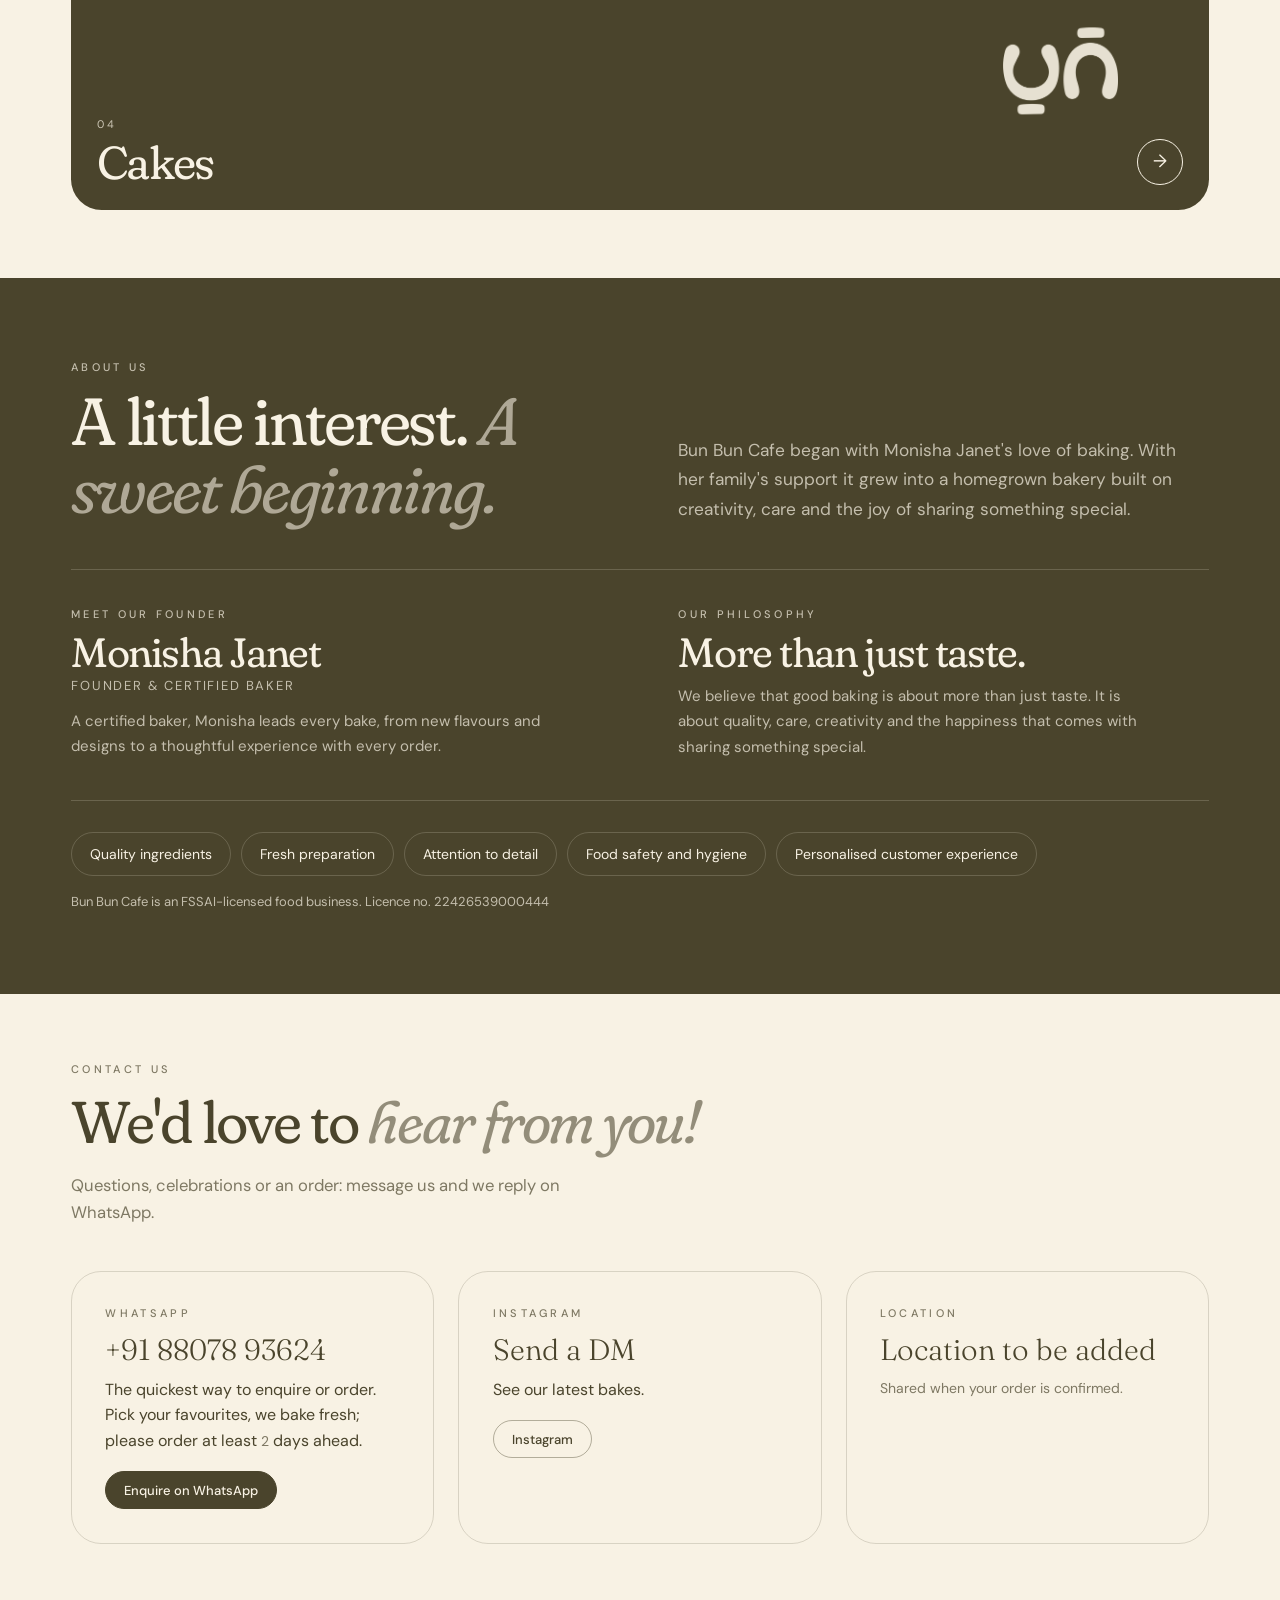
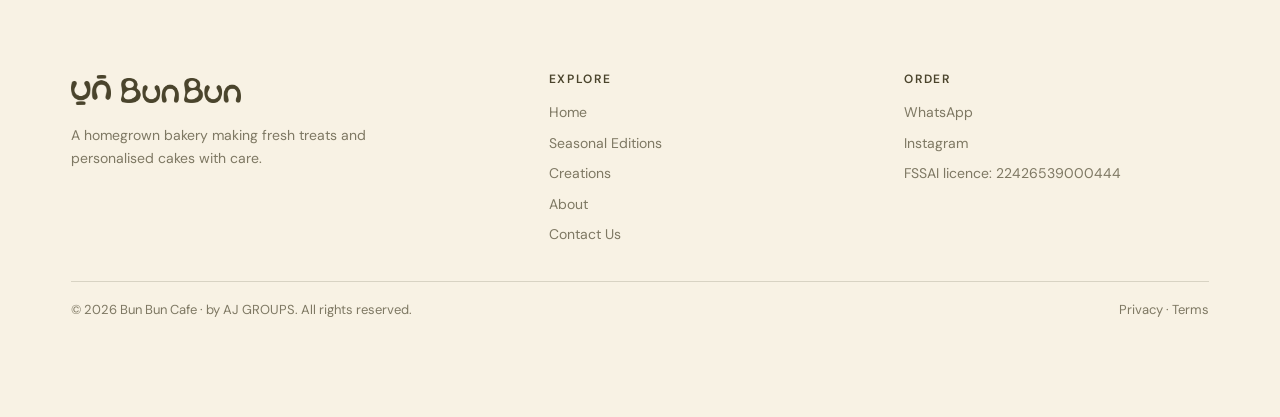
<file: bunbun/about/index.html>
<!doctype html><meta charset="utf-8"><meta name="robots" content="noindex"><title>Bun Bun Cafe</title><link rel="canonical" href="../#about"><script>location.replace("../"+location.search+"#about")</script><a href="../#about">Bun Bun Cafe</a>
</file>
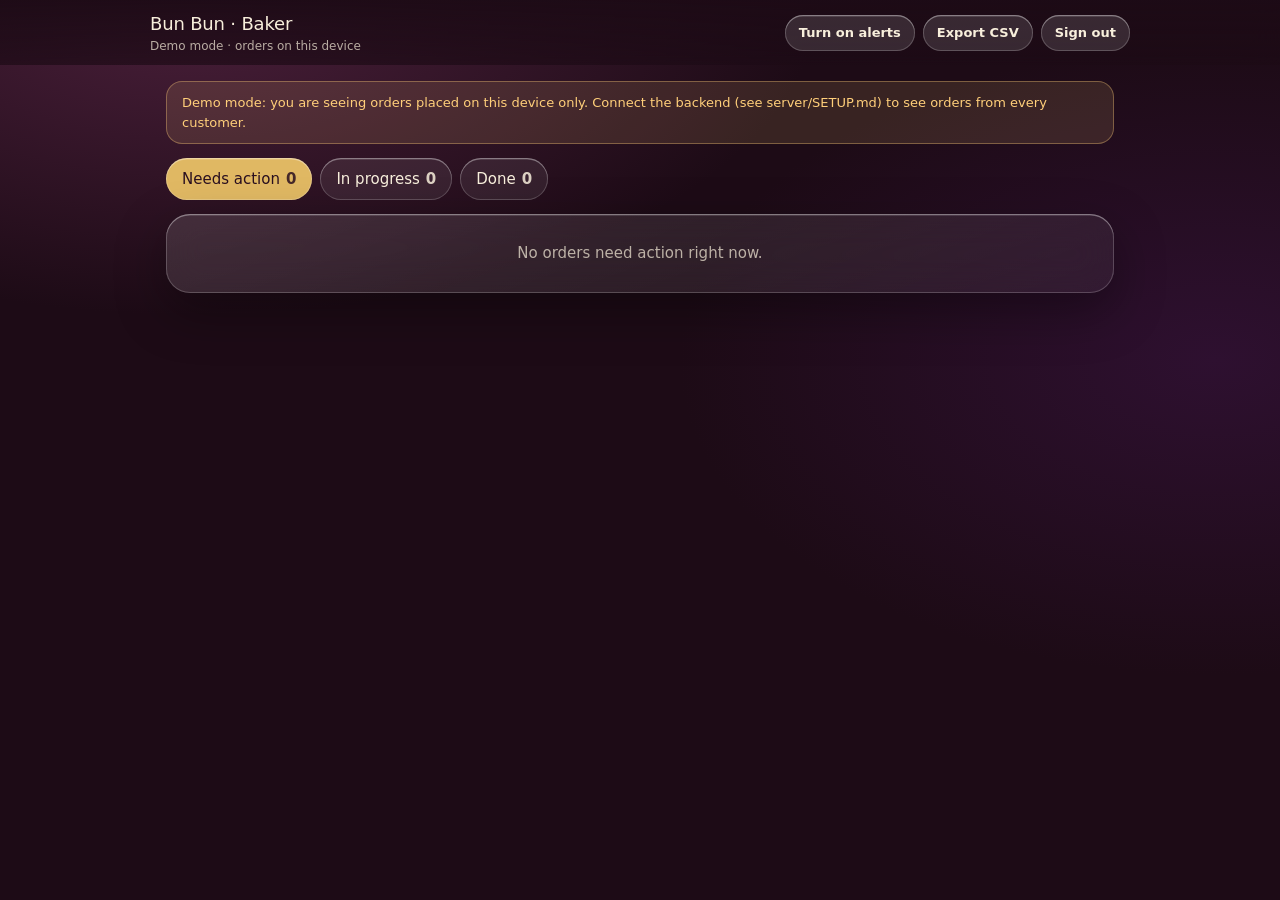
<file: bunbun/baker/index.html>
<!doctype html>
<html lang="en">
<head>
<meta charset="utf-8">
<meta name="viewport" content="width=device-width, initial-scale=1, viewport-fit=cover">
<meta name="robots" content="noindex, nofollow">
<title>Bun Bun Baker</title>
<meta name="theme-color" content="#2a1020">
<link rel="manifest" href="manifest.webmanifest">
<link rel="icon" href="icon-192.png">
<link rel="apple-touch-icon" href="icon-192.png">
<style>
:root{--bg:#1d0b16;--bg1:#4a1f3a;--ink:#f8efdc;--mute:rgba(248,239,220,.7);--line:rgba(248,239,220,.18);--glass:rgba(255,255,255,.07);--glass2:rgba(255,255,255,.12);--edge:inset 0 0 0 1px rgba(255,255,255,.2),inset 0 1.5px 0 rgba(255,255,255,.25);--gold:#e0b863;--gold-ink:#2a1020;--ok:#8fe0a8;--warn:#ffcf7a;--bad:#ff9aa8}
*{box-sizing:border-box}html{-webkit-text-size-adjust:100%}
body{margin:0;min-height:100vh;color:var(--ink);font:400 15px/1.5 Inter,system-ui,-apple-system,Segoe UI,sans-serif;background:radial-gradient(70% 50% at 15% 0,var(--bg1),transparent 70%),radial-gradient(60% 50% at 95% 40%,#2e1030,transparent 70%),var(--bg);padding-bottom:env(safe-area-inset-bottom)}
button,input,textarea,select{font:inherit;color:inherit}
.wrap{width:min(100%,980px);margin:0 auto;padding:16px}
.glass{background:linear-gradient(160deg,rgba(255,255,255,.12),rgba(255,255,255,.05));box-shadow:var(--edge),0 18px 50px rgba(0,0,0,.35);-webkit-backdrop-filter:blur(18px);backdrop-filter:blur(18px);border-radius:24px}
.btn{display:inline-flex;align-items:center;justify-content:center;gap:8px;min-height:44px;padding:0 18px;border:0;border-radius:999px;background:var(--gold);color:var(--gold-ink);font-weight:600;font-size:14px;cursor:pointer;text-decoration:none}
.btn.ghost{background:var(--glass2);color:var(--ink);box-shadow:var(--edge)}.btn.sm{min-height:36px;padding:0 14px;font-size:13px}.btn:disabled{opacity:.5;cursor:default}.btn:active{transform:scale(.97)}
.mono{font-size:10.5px;letter-spacing:.16em;text-transform:uppercase;opacity:.7}
/* login */
#login{min-height:100vh;display:grid;place-items:center;padding:20px}#login form{width:min(100%,380px);padding:28px;display:grid;gap:14px;text-align:center}
#login h1{margin:0;font-weight:400;font-size:28px;letter-spacing:-.02em}#login p{margin:0;color:var(--mute);font-size:14px}
input[type=password],input[type=text]{width:100%;min-height:48px;padding:0 16px;border:0;border-radius:16px;background:var(--glass2);box-shadow:var(--edge);outline:0;font-size:16px}
.err{color:var(--bad);font-size:13px;min-height:1.3em}
/* app */
header.bar{position:sticky;top:0;z-index:10;padding:calc(10px + env(safe-area-inset-top)) 16px 10px;background:linear-gradient(180deg,rgba(29,11,22,.95),rgba(29,11,22,.7));-webkit-backdrop-filter:blur(14px);backdrop-filter:blur(14px)}
.bar .row{width:min(100%,980px);margin:0 auto;display:flex;align-items:center;justify-content:space-between;gap:10px;flex-wrap:wrap}
.bar h1{margin:0;font-size:18px;font-weight:500;letter-spacing:-.01em}.bar small{display:block;color:var(--mute);font-size:12px}
.tools{display:flex;gap:8px;flex-wrap:wrap}
.tabs{display:flex;gap:8px;margin:14px 0;flex-wrap:wrap}.tab{border:0;min-height:42px;padding:0 16px;border-radius:999px;background:var(--glass);box-shadow:var(--edge);cursor:pointer;font-weight:500}.tab b{margin-left:6px;opacity:.85}.tab[aria-pressed=true]{background:var(--gold);color:var(--gold-ink)}
.banner{padding:12px 16px;border-radius:16px;background:rgba(255,207,122,.12);box-shadow:inset 0 0 0 1px rgba(255,207,122,.35);color:var(--warn);font-size:13px;margin-bottom:14px}
.list{display:grid;gap:14px}.empty{padding:28px;text-align:center;color:var(--mute)}
.card{padding:18px;display:grid;gap:12px}
.top{display:flex;justify-content:space-between;gap:10px;align-items:flex-start;flex-wrap:wrap}.top h3{margin:0;font-size:18px;font-weight:600}.top small{color:var(--mute)}
.chip{display:inline-flex;align-items:center;padding:4px 12px;border-radius:999px;font-size:12px;font-weight:600;background:var(--glass2);box-shadow:inset 0 0 0 1px rgba(255,255,255,.2)}
.chip.ok{color:var(--ok)}.chip.warn{color:var(--warn)}.chip.bad{color:var(--bad)}
.sum{white-space:pre-wrap;font-size:13.5px;color:var(--ink);background:rgba(0,0,0,.18);border-radius:14px;padding:12px 14px;max-height:9.5em;overflow:auto}
.meta{display:flex;gap:16px;flex-wrap:wrap;font-size:13px;color:var(--mute)}.meta b{color:var(--ink);font-weight:500}
.steps{display:flex;gap:5px}.steps i{flex:1;height:6px;border-radius:6px;background:var(--line)}.steps i.on{background:var(--gold)}
.acts{display:flex;gap:8px;flex-wrap:wrap}
textarea{width:100%;min-height:56px;padding:10px 14px;border:0;border-radius:14px;background:rgba(0,0,0,.18);resize:vertical;outline:0;font-size:14px}
.paybar{display:flex;gap:10px;align-items:center;flex-wrap:wrap}.paybar .chip{flex:none}
@media (min-width:760px){.list{grid-template-columns:1fr 1fr}.list .empty{grid-column:1/-1}}
[hidden]{display:none!important}
</style>
</head>
<body>
<section id="login" hidden>
  <form class="glass" id="loginForm" autocomplete="off">
    <div class="mono">Bun Bun Cafe</div><h1>Baker dashboard</h1><p>Enter the baker access code to see today's orders.</p>
    <input type="password" id="code" placeholder="Access code" autocomplete="current-password" aria-label="Access code" required>
    <label style="display:flex;gap:8px;align-items:center;justify-content:center;font-size:13px;color:var(--mute)"><input type="checkbox" id="keep"> Keep me signed in on this device</label>
    <div class="err" id="loginErr" role="alert"></div>
    <button class="btn" type="submit">Open dashboard</button>
  </form>
</section>
<main id="app" hidden>
  <header class="bar"><div class="row">
    <div><h1>Bun Bun · Baker</h1><small id="modeLine"></small></div>
    <div class="tools"><button class="btn ghost sm" id="bNotify" type="button">Turn on alerts</button><button class="btn ghost sm" id="bCsv" type="button">Export CSV</button><button class="btn ghost sm" id="bOut" type="button">Sign out</button></div>
  </div></header>
  <div class="wrap">
    <div class="banner" id="demoBanner" hidden>Demo mode: you are seeing orders placed on this device only. Connect the backend (see server/SETUP.md) to see orders from every customer.</div>
    <div class="tabs" id="tabs" role="tablist"></div>
    <div class="list" id="list" aria-live="polite"></div>
  </div>
</main>
<script type="module" src="baker.js?v=2"></script>
</body>
</html>
</file>
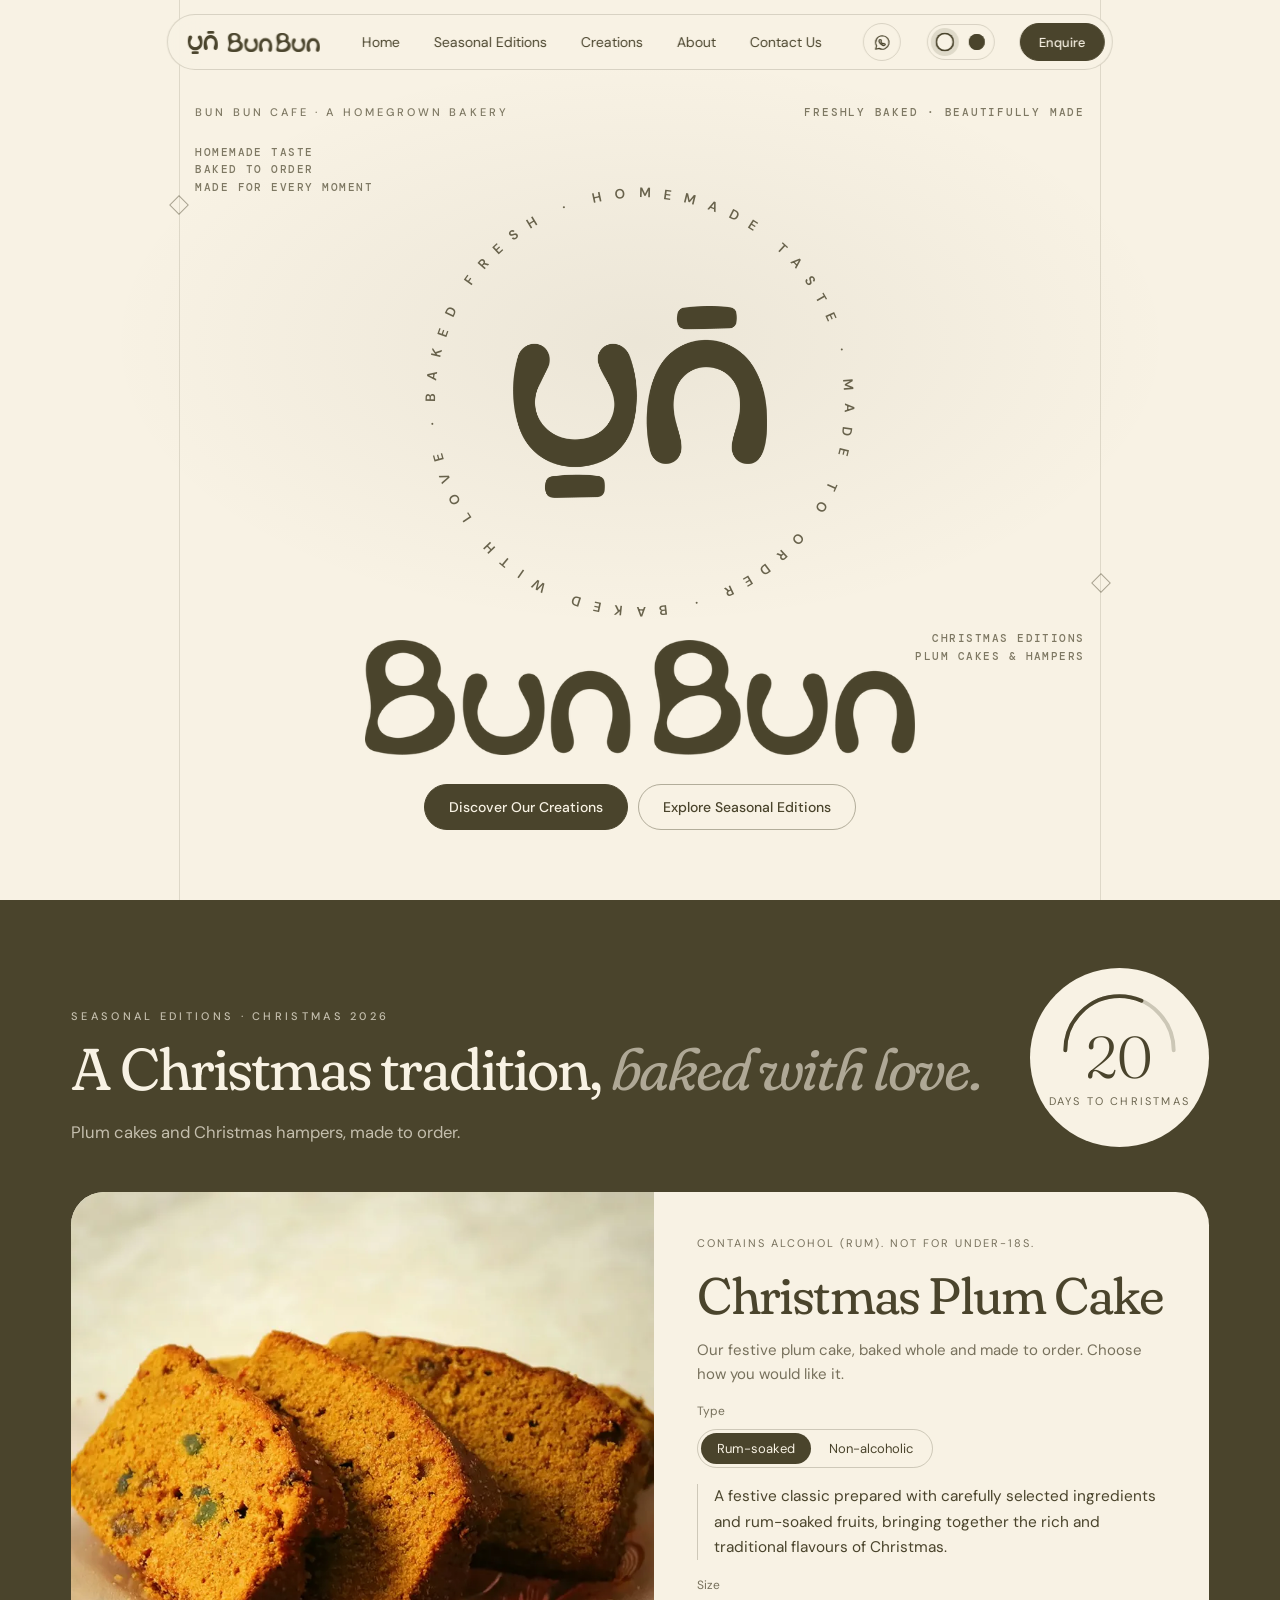
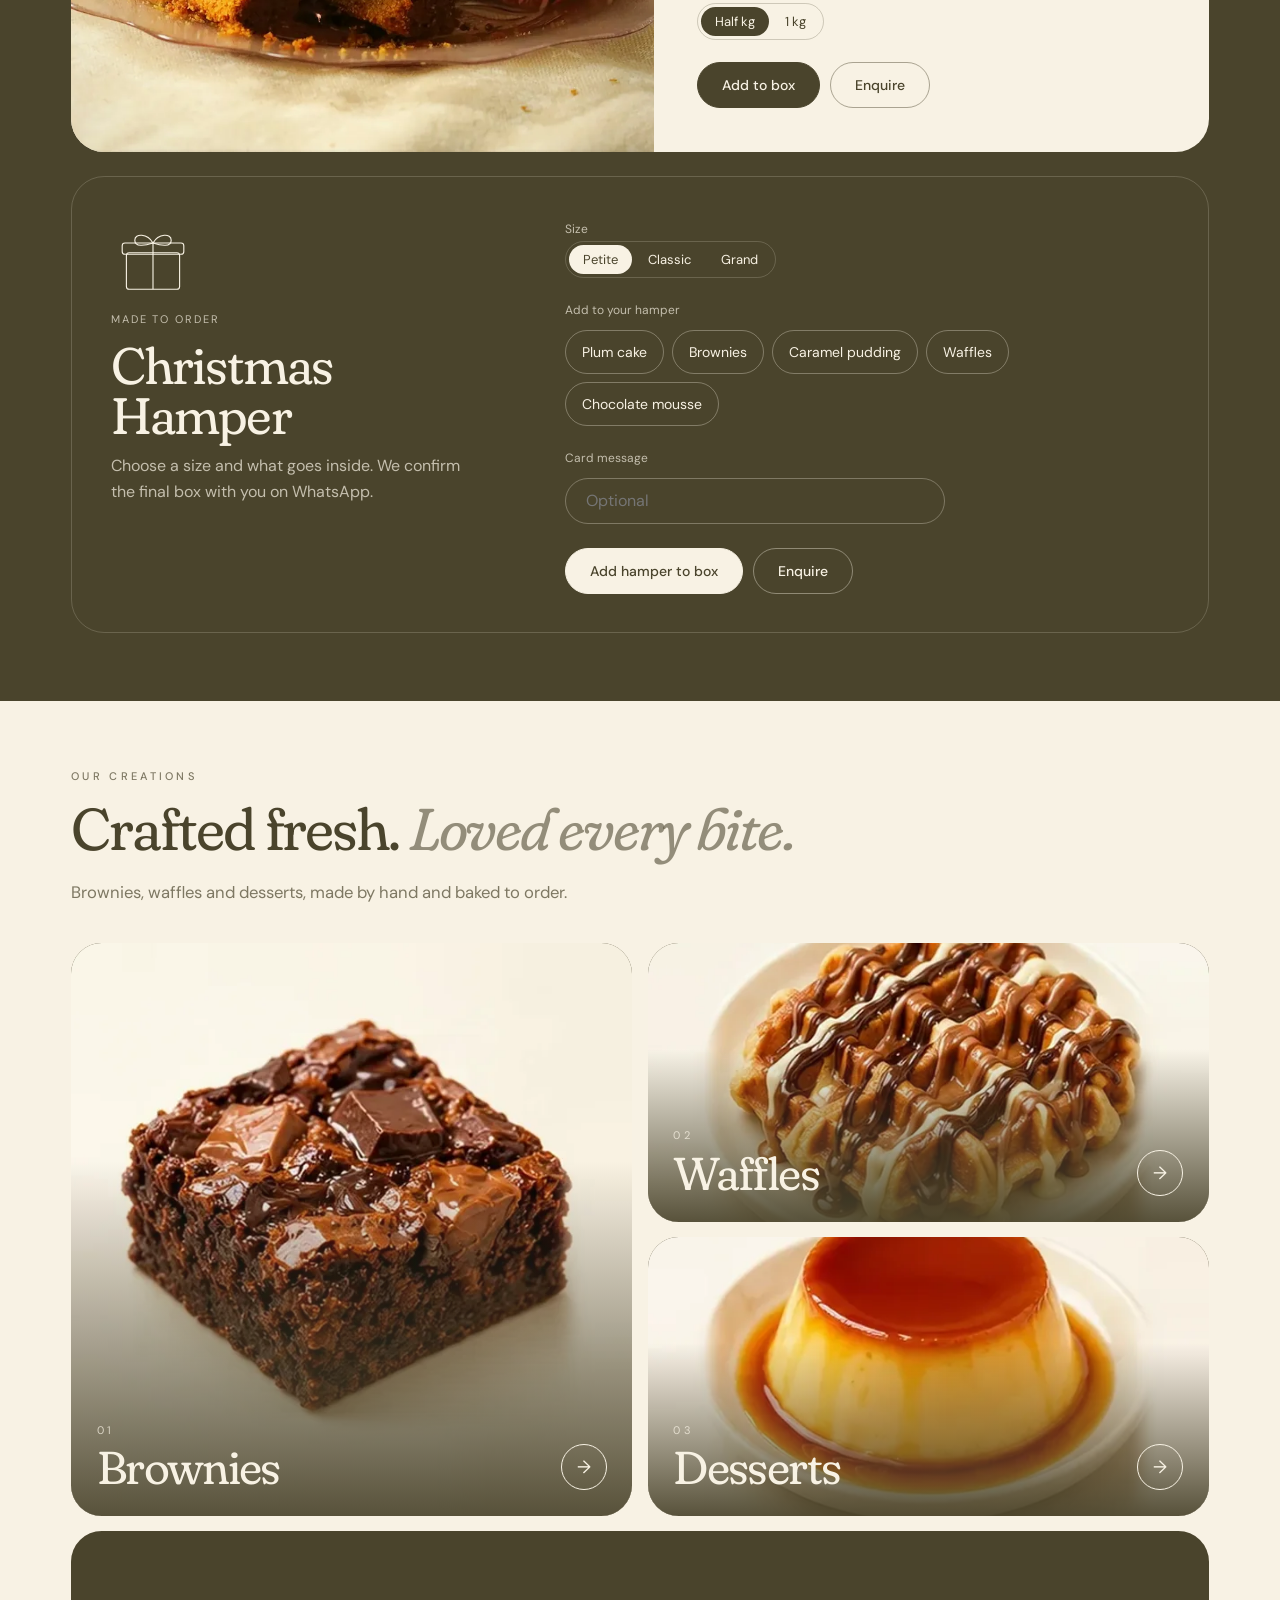
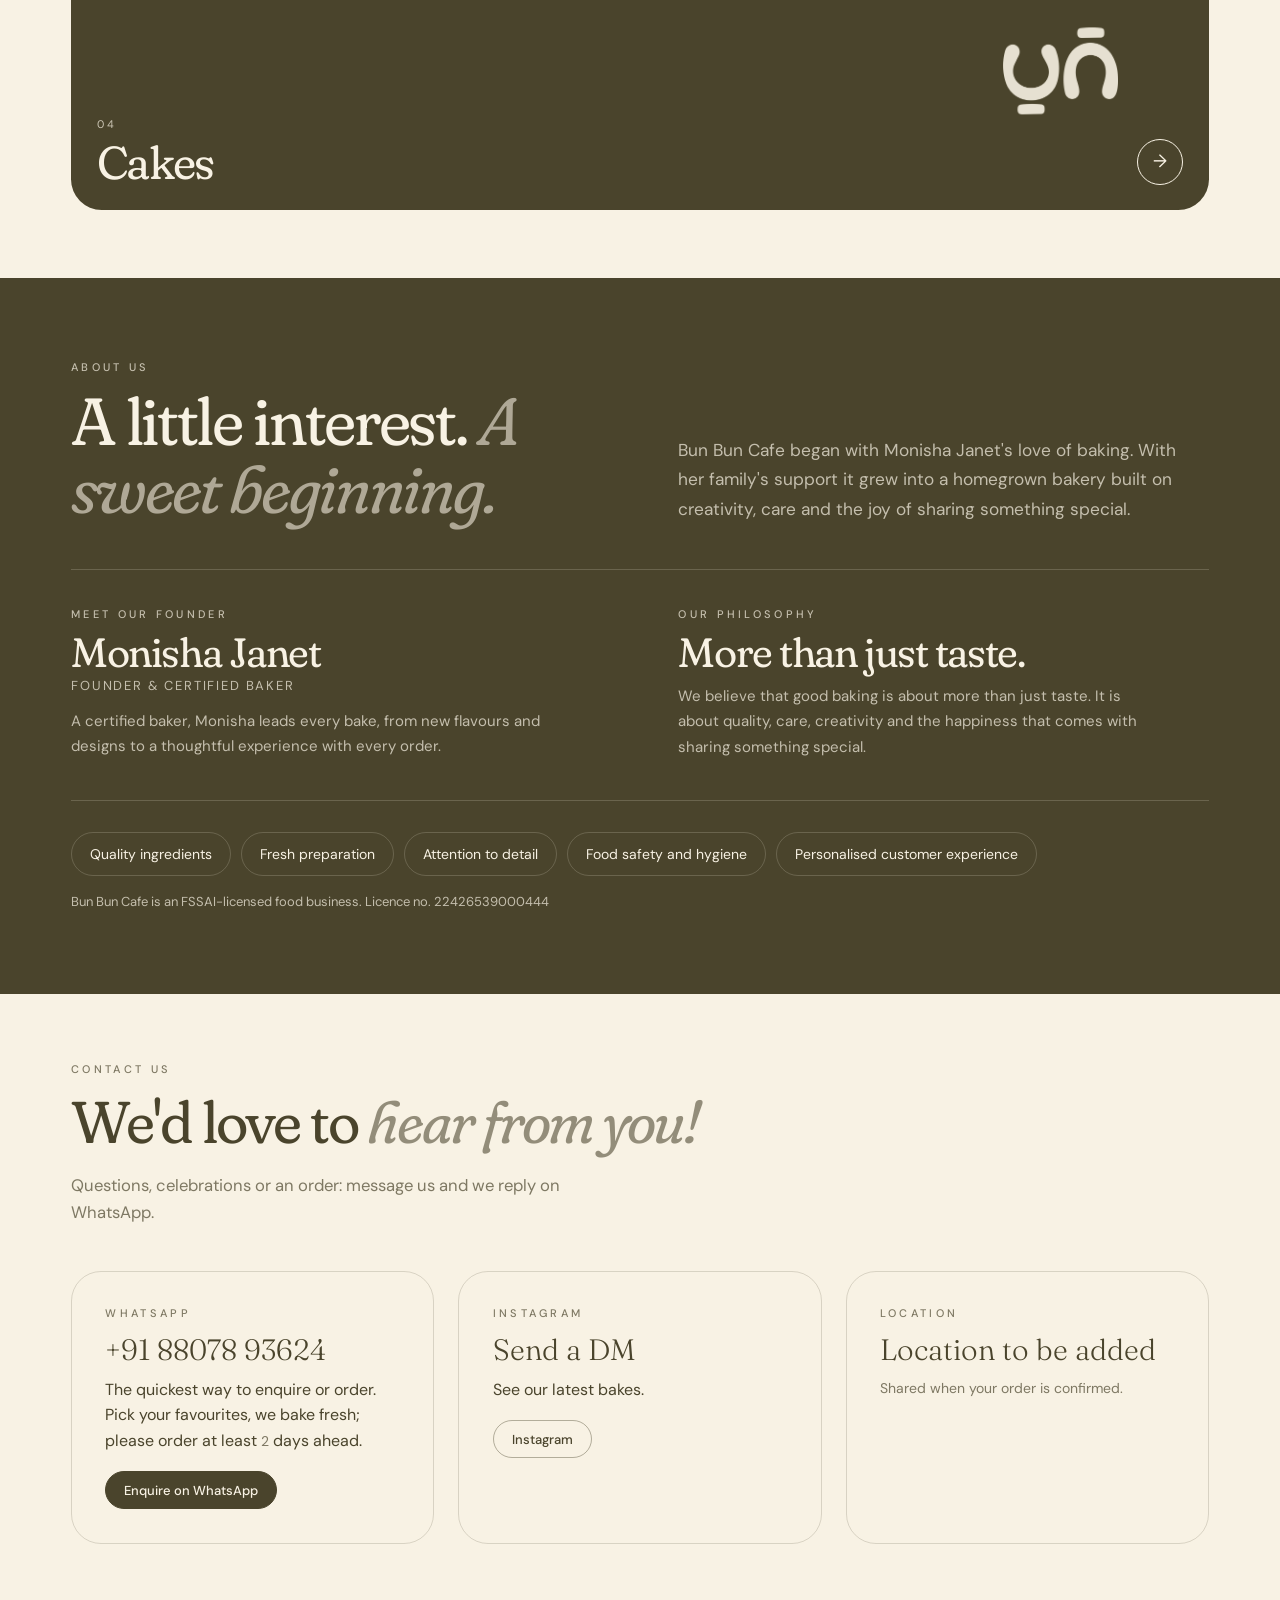
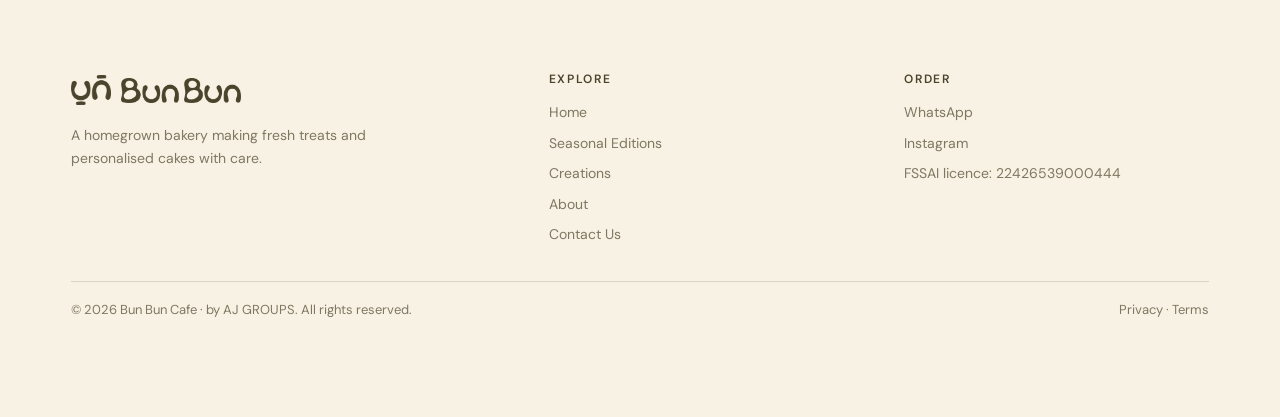
<file: bunbun/contact/index.html>
<!doctype html><meta charset="utf-8"><meta name="robots" content="noindex"><title>Bun Bun Cafe</title><link rel="canonical" href="../#contact"><script>location.replace("../"+location.search+"#contact")</script><a href="../#contact">Bun Bun Cafe</a>
</file>
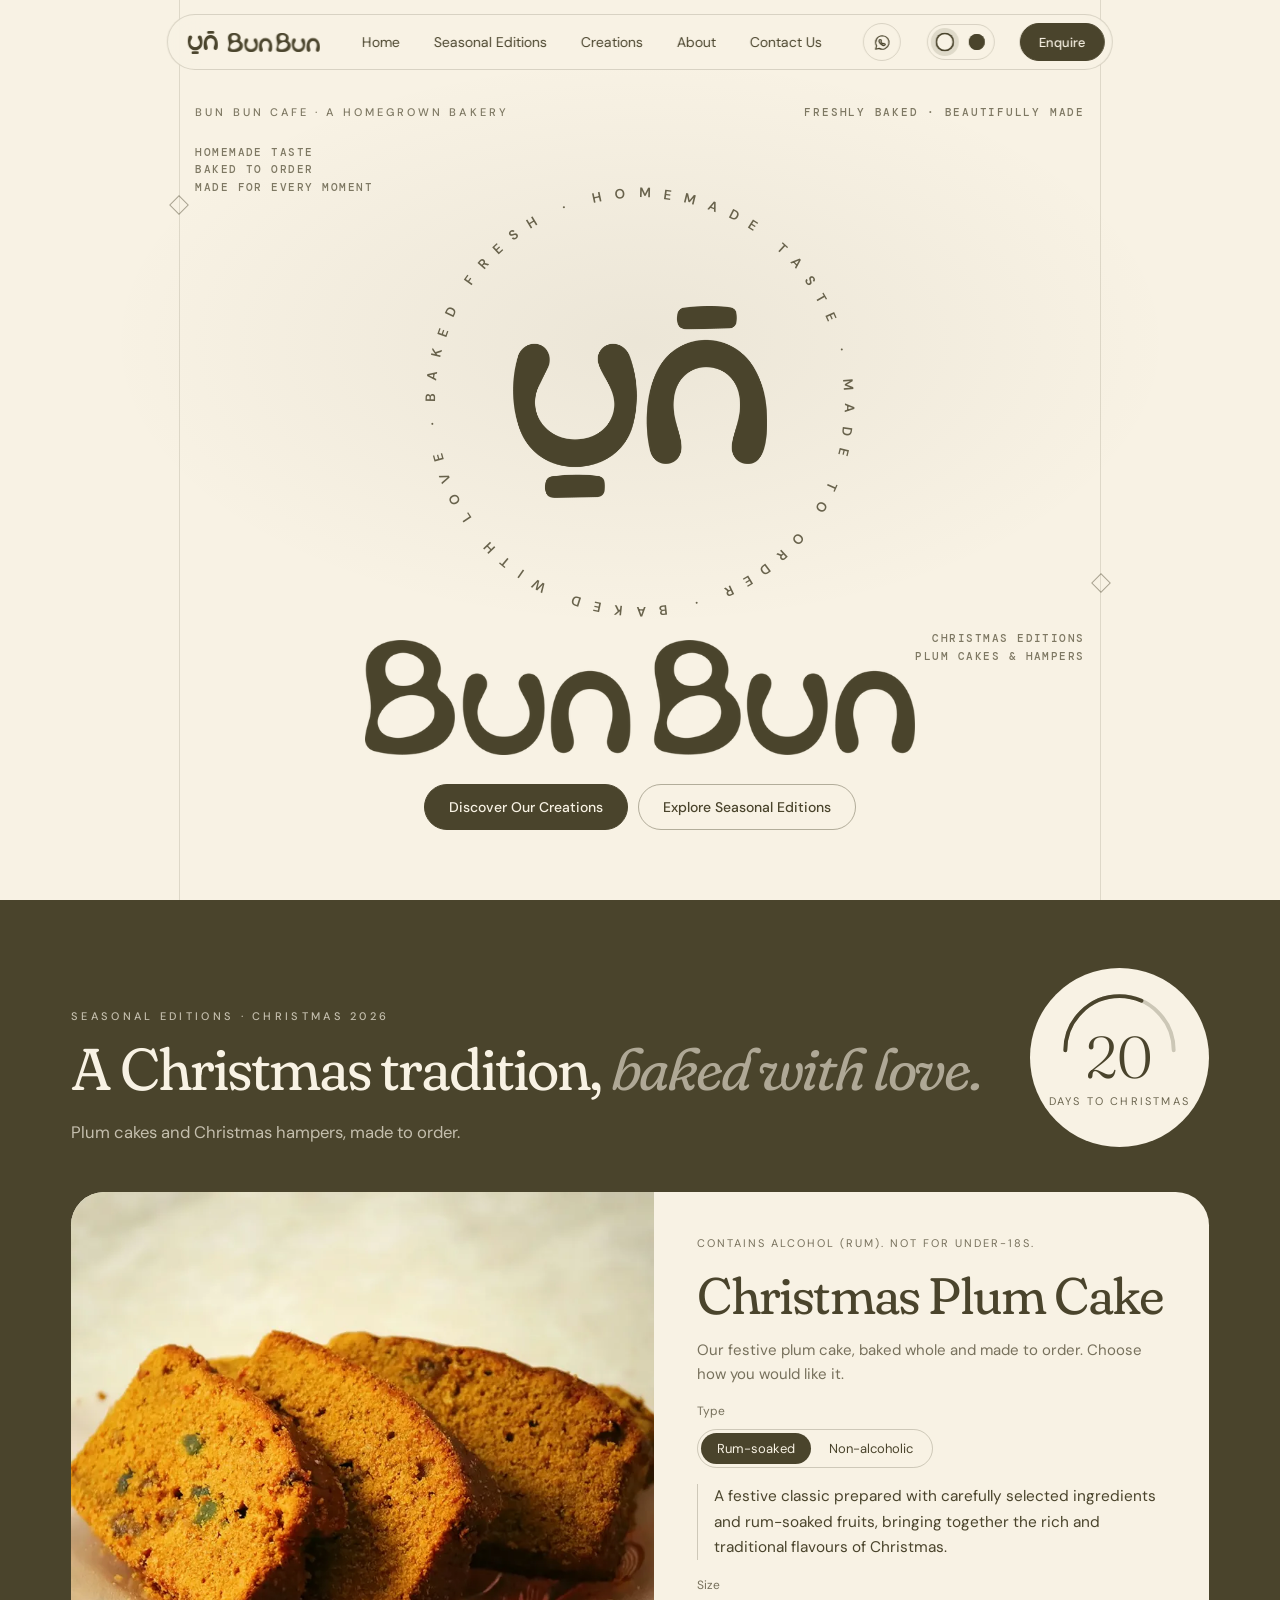
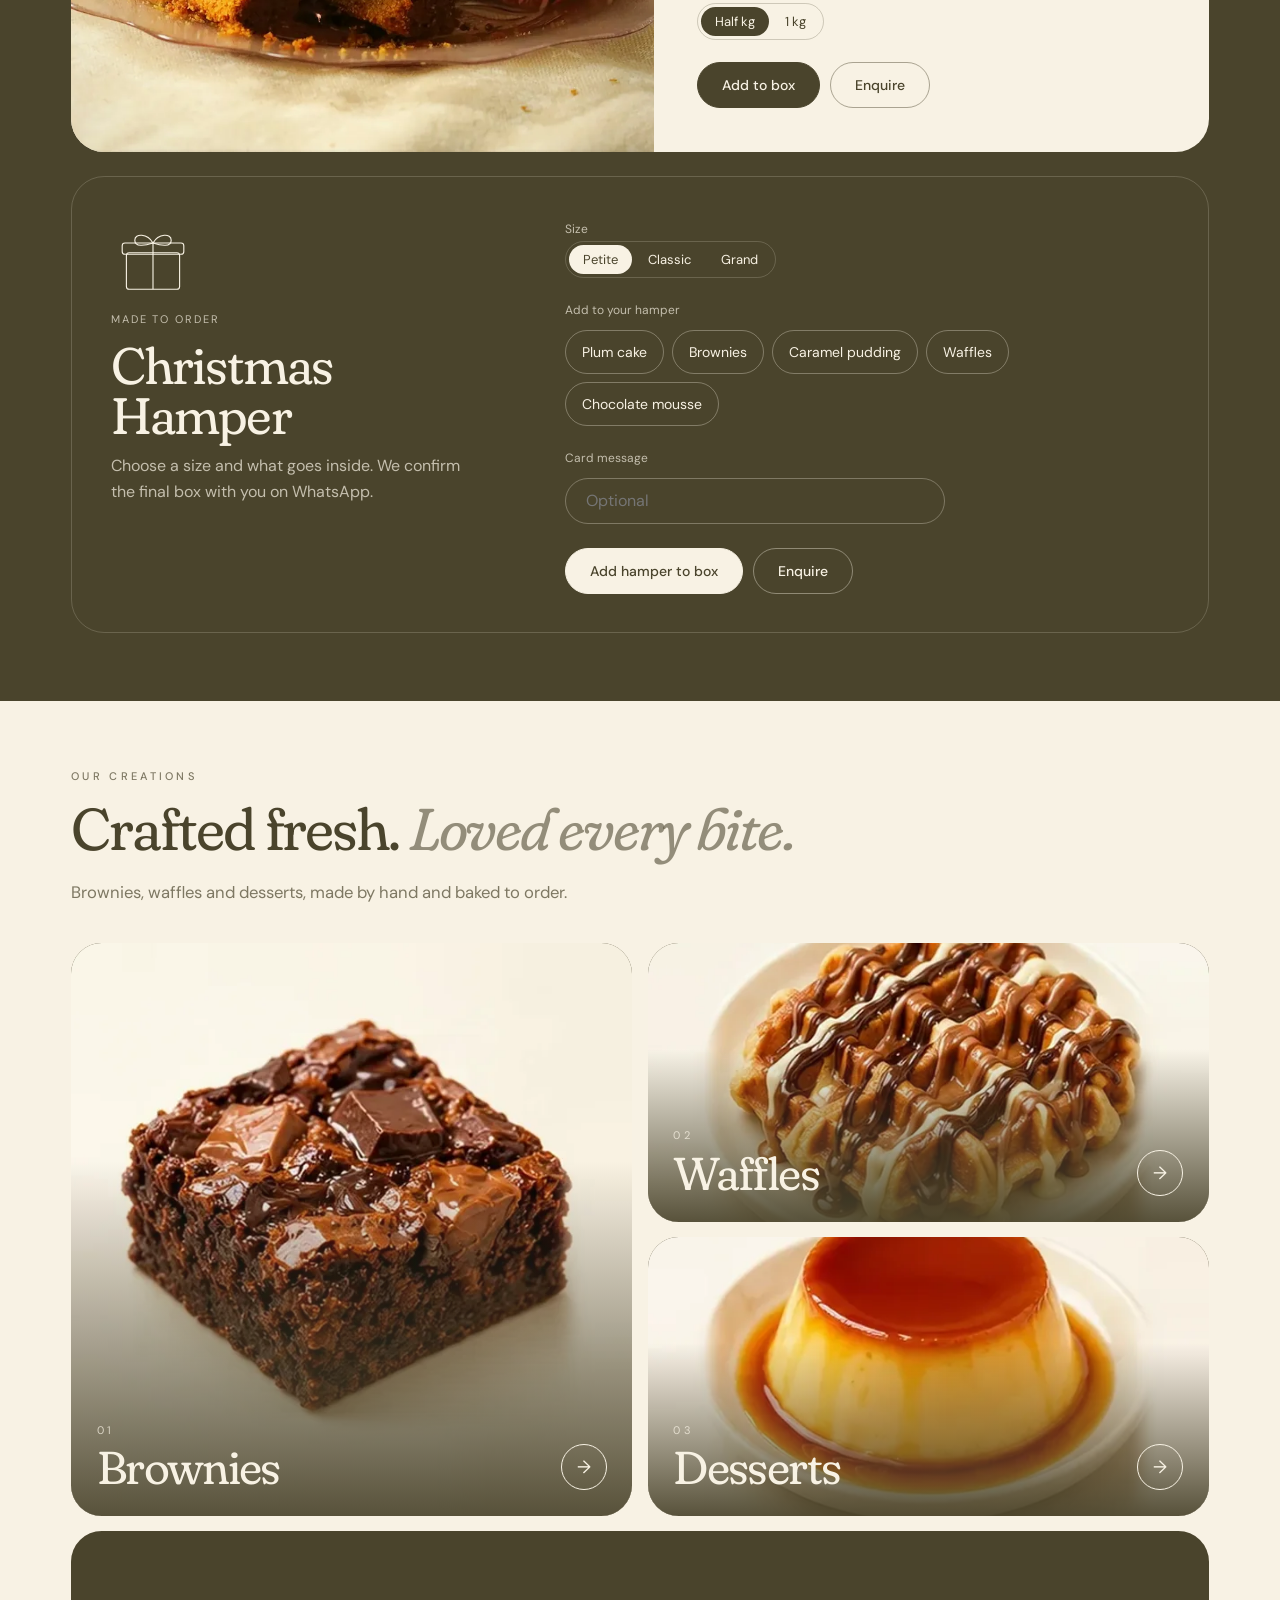
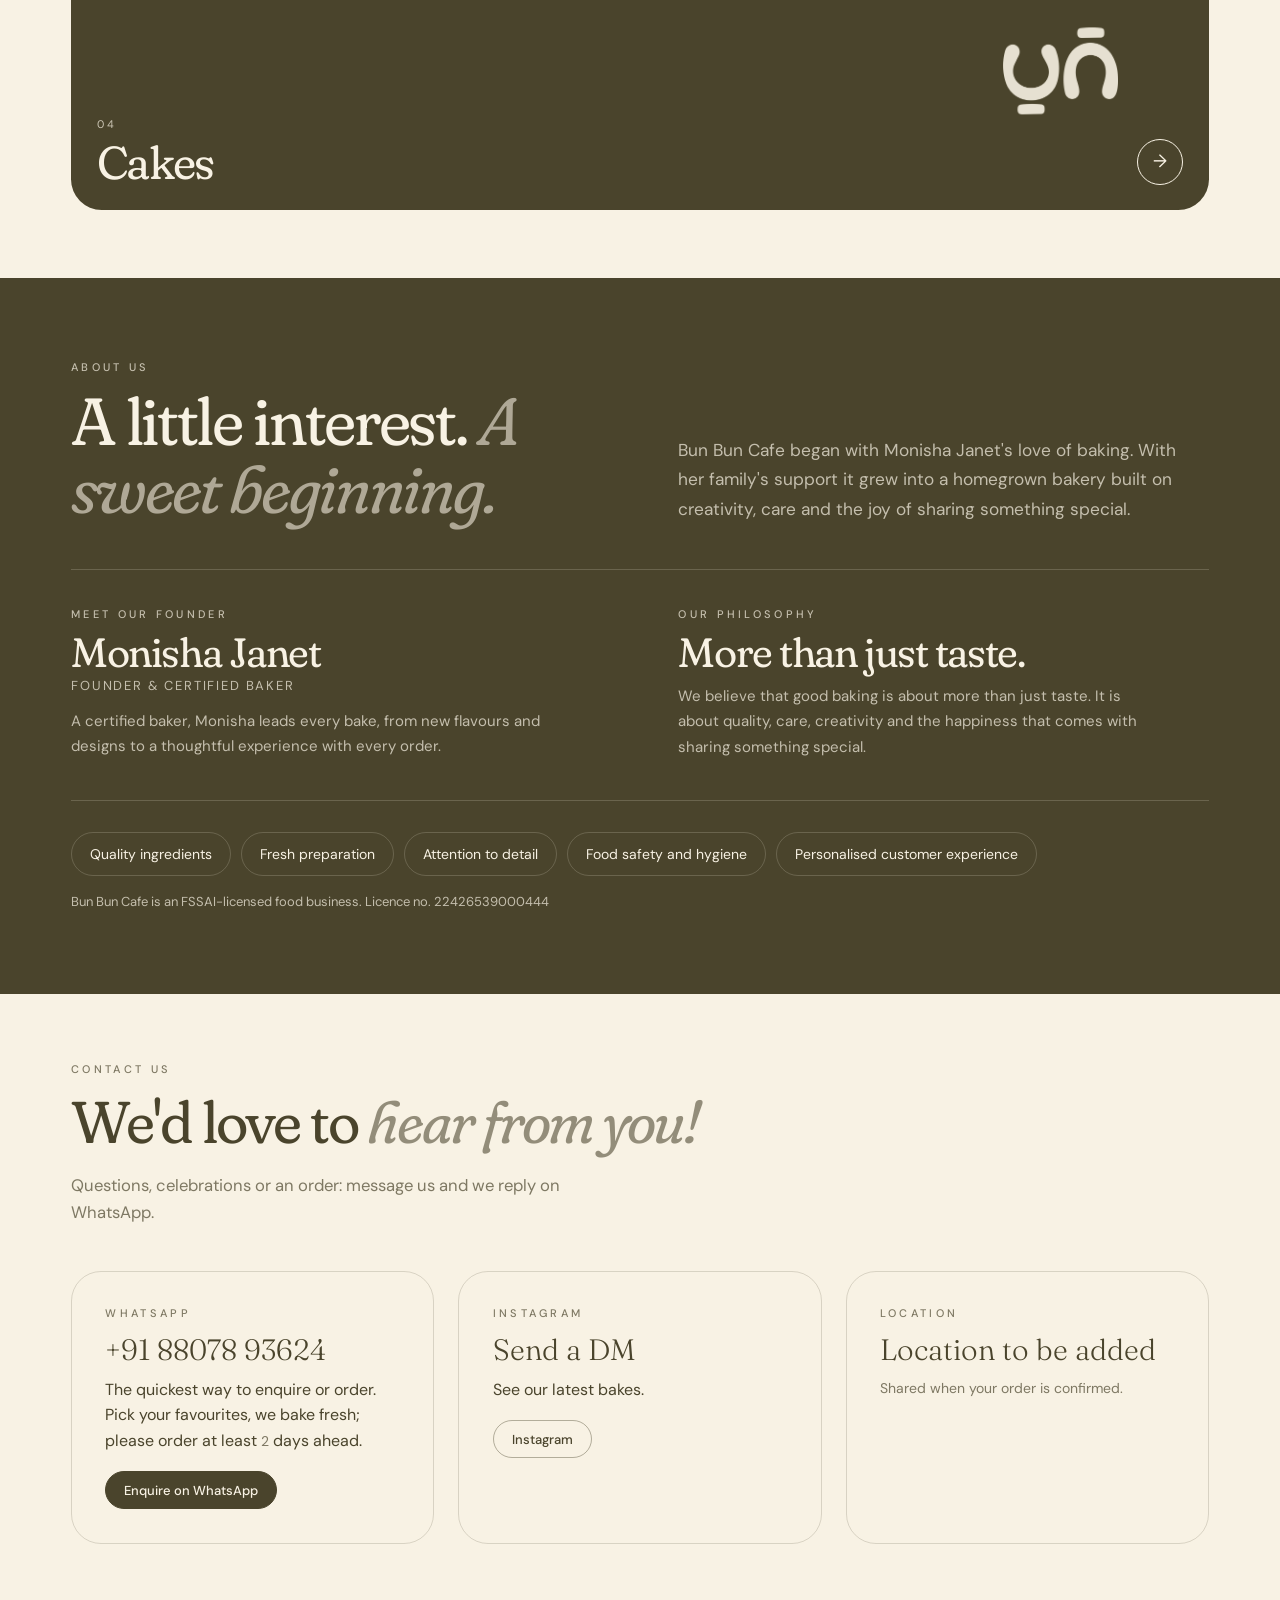
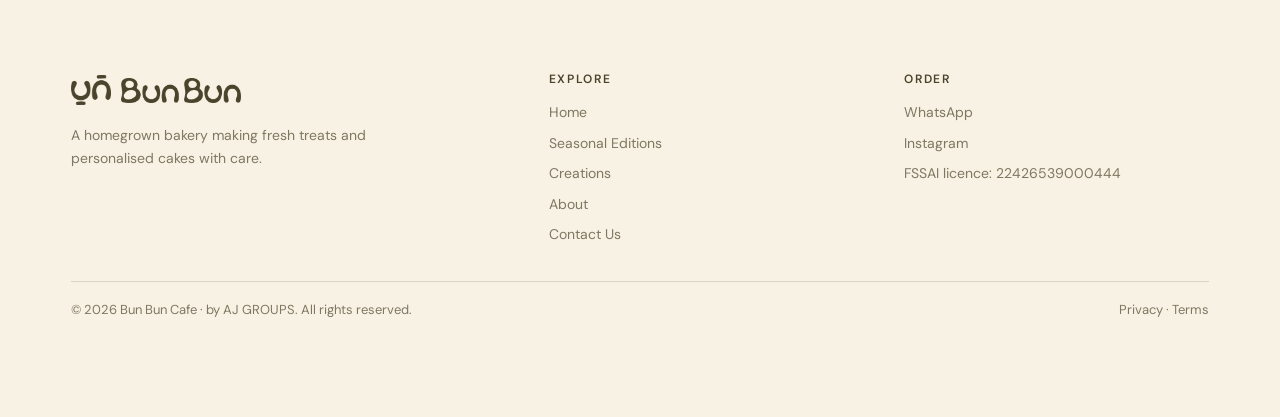
<file: bunbun/custom-cakes/index.html>
<!doctype html><meta charset="utf-8"><meta name="robots" content="noindex"><title>Bun Bun Cafe</title><link rel="canonical" href="../#tray"><script>location.replace("../"+location.search+"#tray")</script><a href="../#tray">Bun Bun Cafe</a>
</file>
<file: bunbun/box.css>
/* Bun Bun Cafe, "Open your box". Cream and green only. No libraries; only transform and opacity move. */
:root{--c:#f8f2e4;--g:#4a442c;--ink:var(--g);--paper:var(--c);--mute:color-mix(in srgb,var(--ink) 70%,transparent);--line:color-mix(in srgb,var(--ink) 18%,transparent);--pad:clamp(18px,4vw,56px);--disp:'Fraunces',Georgia,serif;--ease:cubic-bezier(.76,0,.24,1);--out:cubic-bezier(.2,.8,.2,1)}
*{box-sizing:border-box;margin:0;padding:0}
html{background:var(--c);color:var(--g);-webkit-text-size-adjust:100%}
html:not(.opened){overflow:hidden}
body{font:400 16px/1.6 'DM Sans',system-ui,sans-serif;-webkit-font-smoothing:antialiased;overflow-x:clip}
img,canvas{display:block;max-width:100%}a{color:inherit;text-decoration:none}button{font:inherit;color:inherit;background:none;border:0;cursor:pointer}
:focus-visible{outline:2px solid currentColor;outline-offset:3px}
.mk,.wm{display:block;background:currentColor;-webkit-mask:center/contain no-repeat;mask:center/contain no-repeat}
.mk{-webkit-mask-image:url(../assets/bunbun/logo-mark.png);mask-image:url(../assets/bunbun/logo-mark.png);aspect-ratio:1}
.wm{-webkit-mask-image:url(../assets/bunbun/logo-word.png);mask-image:url(../assets/bunbun/logo-word.png);aspect-ratio:4.2}
.eyebrow{font-size:11px;letter-spacing:.3em;text-transform:uppercase;font-weight:500;color:var(--mute)}
em{font-style:italic;color:color-mix(in srgb,var(--ink) 58%,transparent)}
.wrap{max-width:1240px;margin:0 auto;padding:0 var(--pad)}
h1,h2,h3{font-family:var(--disp);font-weight:300;font-variation-settings:"SOFT" 100;letter-spacing:-.035em;line-height:.98}

/* ---------- the lid ---------- */
.lid{position:fixed;inset:0;z-index:100;pointer-events:auto}
html.opened .lid{pointer-events:none;visibility:hidden;transition:visibility 0s 1.1s}
.half{position:absolute;top:0;bottom:0;width:50%;background:var(--c);transition:transform 1s var(--ease);will-change:transform}
.half.l{left:0}.half.r{right:0}
.half::before{content:"";position:absolute;inset:14px;border:1px solid var(--line);border-radius:22px}
.half.l::before{right:0;border-right:0;border-radius:22px 0 0 22px}.half.r::before{left:0;border-left:0;border-radius:0 22px 22px 0}
.half::after{content:"";position:absolute;left:0;right:0;top:50%;height:clamp(40px,7vw,64px);translate:0 -50%;background:var(--g)}
.rb.v{position:absolute;top:0;bottom:0;width:clamp(40px,7vw,64px);background:var(--g)}.half.l .rb.v{right:0}.half.r .rb.v{left:0}
.rb.h{display:none}
.lid.open .half.l{transform:translateX(-101%)}.lid.open .half.r{transform:translateX(101%)}
.face{position:absolute;inset:0;display:grid;place-items:center;transition:opacity .4s,transform .6s var(--out)}
.lid.open .face{opacity:0;transform:scale(.7)}
.tag{position:absolute;top:clamp(34px,7vh,70px);left:0;right:0;text-align:center;font-size:11px;letter-spacing:.34em;text-transform:uppercase;color:var(--g);font-weight:500;z-index:2}
.tag,.hint{left:50%!important;right:auto!important;translate:-50% 0;width:max-content;max-width:calc(100% - 30px);background:var(--c);padding:8px 20px;border-radius:999px;border:1px solid var(--line)}
.seal{position:relative;width:clamp(180px,26vmin,260px);aspect-ratio:1;border-radius:50%;background:var(--c);border:1.5px solid var(--g);display:grid;place-items:center;color:var(--g);transition:transform .5s var(--out);touch-action:none;cursor:grab;box-shadow:0 0 0 10px var(--c),0 0 0 11.5px var(--g)}
.seal:hover{transform:scale(1.04)}.seal:active{cursor:grabbing}
.seal svg{position:absolute;inset:0;width:100%;height:100%;animation:spin 26s linear infinite}.seal text{font:500 12.5px 'DM Sans',sans-serif;letter-spacing:.2em;fill:var(--g)}
.seal .mk{width:34%}
@keyframes spin{to{transform:rotate(360deg)}}
.hint{position:absolute;bottom:clamp(34px,7vh,70px);left:0;right:0;text-align:center;font-size:12px;letter-spacing:.22em;text-transform:uppercase;color:var(--g);z-index:2}
.hint .d{font-weight:600}

/* ---------- inside ---------- */
.top{position:fixed;top:14px;left:50%;translate:-50% 0;z-index:60;display:flex;align-items:center;gap:clamp(14px,3vw,40px);padding:8px 8px 8px 22px;border-radius:999px;background:color-mix(in srgb,var(--c) 88%,transparent);border:1px solid var(--line);-webkit-backdrop-filter:blur(14px);backdrop-filter:blur(14px);color:var(--g);transition:transform .5s var(--out),opacity .4s;opacity:0;pointer-events:none}
html.opened .top{opacity:1;pointer-events:auto}.top.hide{transform:translateY(-130%)}
.brand{display:flex;align-items:center;gap:10px}.brand .mk{width:30px}.brand .wm{width:92px}
.top nav{display:flex;gap:2px}.top nav a{padding:9px 16px;border-radius:999px;font-size:14px;transition:background .25s}.top nav a:hover{background:color-mix(in srgb,var(--g) 9%,transparent)}
.inside{position:relative;min-height:100svh;background:var(--g);color:var(--c);display:flex;flex-direction:column;justify-content:center;align-items:center;text-align:center;padding:120px var(--pad) 90px;overflow:hidden;--ink:var(--c)}
.tis{position:absolute;inset:0;background:repeating-linear-gradient(115deg,transparent 0 46px,color-mix(in srgb,var(--c) 6%,transparent) 46px 47px)}
.inside .eyebrow{color:color-mix(in srgb,var(--c) 70%,transparent)}
.inside h1{font-size:clamp(56px,11vw,176px);margin:20px 0 6px;position:relative}.inside h1 em{color:color-mix(in srgb,var(--c) 62%,transparent)}
.inside .lead{font-size:clamp(16px,1.4vw,20px);color:color-mix(in srgb,var(--c) 78%,transparent);max-width:44ch;margin-top:20px;position:relative}
.notice{display:inline-block;margin-top:26px;padding:11px 22px;border-radius:999px;border:1px solid color-mix(in srgb,var(--c) 30%,transparent);background:color-mix(in srgb,var(--c) 8%,transparent);font-size:14px;position:relative}
.down{position:absolute;bottom:26px;left:50%;translate:-50% 0;display:flex;flex-direction:column;align-items:center;gap:10px;font-size:11px;letter-spacing:.3em;text-transform:uppercase}
.down i{display:block;width:1px;height:34px;background:var(--c);transform-origin:top;animation:cue 2s var(--out) infinite}
@keyframes cue{0%{transform:scaleY(0)}50%{transform:scaleY(1)}100%{transform:scaleY(1);opacity:0}}
.rise{opacity:0;transform:translateY(34px)}
html.opened .rise{opacity:1;transform:none;transition:opacity 1s var(--out),transform 1.1s var(--out)}
html.opened .inside .eyebrow.rise{transition-delay:.45s}html.opened h1.rise{transition-delay:.55s}html.opened .lead.rise{transition-delay:.7s}html.opened .notice.rise{transition-delay:.85s}

/* ---------- the tray ---------- */
.trayw{padding:clamp(70px,11vh,130px) var(--pad) clamp(70px,10vh,120px);max-width:1500px;margin:0 auto}
.th{margin-bottom:clamp(26px,4vh,46px)}.th h2{font-size:clamp(42px,7vw,108px);margin-top:12px}
.tray{display:grid;grid-template-columns:repeat(12,1fr);grid-auto-rows:clamp(210px,31vh,300px);gap:clamp(10px,1.2vw,16px)}
.cp{position:relative;border-radius:clamp(22px,2.4vw,34px);overflow:hidden;background:var(--g);color:var(--c);text-align:left;display:block}
.cp img{position:absolute;inset:0;width:100%;height:100%;object-fit:cover;transition:transform 1.1s var(--out)}
.cp::after{content:"";position:absolute;inset:0;background:linear-gradient(0deg,color-mix(in srgb,var(--g) 92%,transparent),color-mix(in srgb,var(--g) 0%,transparent) 62%)}
.cp .lab{position:absolute;left:clamp(18px,2vw,30px);right:clamp(18px,2vw,30px);bottom:clamp(16px,2vw,28px);z-index:2;display:flex;align-items:flex-end;justify-content:space-between;gap:12px}
.cp .no{display:block;font-size:11px;letter-spacing:.3em;opacity:.75;margin-bottom:6px}
.cp h3{font-size:clamp(30px,3.6vw,58px);color:var(--c)}
.cp .go{flex:none;width:46px;height:46px;border-radius:50%;border:1px solid var(--c);display:grid;place-items:center;font-size:18px;transition:background .3s,color .3s,transform .5s var(--out)}
.cp .cnt{position:absolute;top:16px;right:16px;z-index:2;min-width:34px;height:34px;padding:0 10px;border-radius:999px;background:var(--c);color:var(--g);font-size:13px;font-weight:600;display:grid;place-items:center;transform:scale(0);transition:transform .5s var(--out)}
.cp.has .cnt{transform:scale(1)}
@media (hover:hover){.cp:hover img{transform:scale(1.06)}.cp:hover .go{background:var(--c);color:var(--g);transform:rotate(-45deg)}}
.c-b{grid-column:1/7;grid-row:1/3}.c-w{grid-column:7/13}.c-d{grid-column:7/13}.c-c{grid-column:1/13}.c-x{display:none}
html.season .c-c{grid-column:1/5}html.season .c-x{display:block;grid-column:5/13}
.c-c{background:var(--c);color:var(--g);border:1px solid var(--line)}.c-c::after{display:none}.c-c h3{color:var(--g)}.c-c .go{border-color:var(--g)}
.c-c .big{position:absolute;right:8%;top:50%;translate:0 -50%;width:clamp(70px,9vw,130px);color:var(--g);opacity:.9}
@media (hover:hover){.c-c:hover .go{background:var(--g);color:var(--c)}}
@media (max-width:800px){.tray{grid-template-columns:1fr;grid-auto-rows:clamp(210px,34vh,290px)}.c-b,.c-w,.c-d,.c-c,html.season .c-c,html.season .c-x{grid-column:1;grid-row:auto}.top nav a:nth-child(n+2){display:none}.top{padding-left:16px}}

/* ---------- the sheet (a dish opens) ---------- */
dialog.sheet{margin:auto;border:0;padding:0;border-radius:clamp(24px,3vw,36px);background:var(--c);color:var(--g);width:min(940px,calc(100vw - 20px));max-height:calc(100svh - 20px);overflow:auto;display:none}
dialog.sheet[open]{display:grid;grid-template-columns:1fr 1fr;animation:pop .55s var(--out)}
dialog.sheet::backdrop{background:color-mix(in srgb,var(--g) 62%,transparent);-webkit-backdrop-filter:blur(6px);backdrop-filter:blur(6px)}
@keyframes pop{from{opacity:0;transform:translateY(34px) scale(.97)}}
.close{position:absolute;top:14px;right:14px;z-index:3;width:42px;height:42px;border-radius:50%;background:var(--c);border:1px solid var(--line);font-size:22px;line-height:1;display:grid;place-items:center}
.sp{background:var(--g);min-height:300px}.sp img{width:100%;height:100%;object-fit:cover}
.sb{padding:clamp(26px,3.4vw,46px);display:grid;gap:14px;align-content:center;justify-items:start}
.fn{font-size:12px;letter-spacing:.3em;color:var(--mute)}.sb h3{font-size:clamp(40px,5vw,68px)}.sb>p{color:var(--mute);max-width:36ch}
.lb{font-size:12px;color:var(--mute)}
.chk{display:flex;flex-wrap:wrap;gap:8px}
.chk label{position:relative;padding:10px 16px;border-radius:999px;border:1px solid color-mix(in srgb,var(--g) 32%,transparent);font-size:14px;cursor:pointer;transition:background .25s,color .25s}
.chk label:has(input:checked){background:var(--g);color:var(--c);border-color:var(--g)}
.chk input{position:absolute;opacity:0;inset:0;cursor:pointer}.chk label:has(input:focus-visible){outline:2px solid var(--g);outline-offset:2px}
.pb{display:inline-flex;align-items:center;justify-content:center;height:46px;padding:0 24px;border-radius:999px;border:1px solid color-mix(in srgb,var(--g) 40%,transparent);font-size:14px;font-weight:500;transition:background .25s,color .25s}
.pb:hover{background:var(--g);color:var(--c)}.pb.solid{background:var(--g);color:var(--c);border-color:var(--g)}.pb.solid:hover{background:transparent;color:var(--g)}
dialog.card[open]{grid-template-columns:minmax(0,.9fr) 1fr}
dialog.card canvas{width:100%;height:auto;background:var(--g)}
@media (max-width:800px){dialog.sheet[open],dialog.card[open]{grid-template-columns:1fr}.sp{min-height:0;aspect-ratio:1/.8}dialog.card canvas{max-height:50svh;width:auto;margin:0 auto}}

/* ---------- about, contact, footer ---------- */
.about{background:var(--g);color:var(--c);padding:clamp(80px,12vh,150px) 0;--ink:var(--c);--mute:color-mix(in srgb,var(--c) 72%,transparent);--line:color-mix(in srgb,var(--c) 22%,transparent)}
.about h2,.contact h2{font-size:clamp(42px,7vw,108px);margin-top:12px}
.two{display:grid;grid-template-columns:1fr 1fr;gap:clamp(24px,5vw,80px);margin-top:44px;color:var(--mute);font-size:clamp(16px,1.3vw,19px);line-height:1.7}
.who{display:grid;grid-template-columns:1fr 1.2fr;gap:clamp(24px,5vw,80px);align-items:end;margin-top:64px;padding-top:40px;border-top:1px solid var(--line)}
.who h3{font-size:clamp(38px,4.6vw,70px);margin:10px 0 6px}.role{font-size:13px;letter-spacing:.14em;text-transform:uppercase;color:var(--mute)}
.pills{display:flex;flex-wrap:wrap;gap:10px;list-style:none}.pills li{padding:10px 18px;border-radius:999px;border:1px solid var(--line);font-size:14px}
.lic{margin-top:34px;font-size:13px;color:var(--mute)}
.contact{padding:clamp(80px,12vh,150px) 0 0}
.cg{display:grid;grid-template-columns:repeat(3,1fr);gap:clamp(12px,2vw,24px);margin-top:44px}
.cc{display:grid;gap:10px;padding:clamp(22px,2.6vw,34px);border-radius:30px;border:1px solid var(--line);transition:transform .5s var(--out),background .3s}
a.cc:hover{transform:translateY(-6px);background:color-mix(in srgb,var(--g) 6%,transparent)}.cc b{font:300 clamp(24px,2.3vw,32px)/1.15 var(--disp)}.cc span:last-child{font-size:14px;color:var(--mute)}

/* ---------- your box pill ---------- */
.bx{position:fixed;left:50%;bottom:calc(18px + env(safe-area-inset-bottom));z-index:70;translate:-50% 0;transform:translateY(40px);opacity:0;pointer-events:none;display:flex;align-items:center;gap:8px;padding:7px 7px 7px 22px;border-radius:999px;background:color-mix(in srgb,var(--c) 90%,transparent);-webkit-backdrop-filter:blur(16px);backdrop-filter:blur(16px);border:1px solid color-mix(in srgb,var(--g) 30%,transparent);box-shadow:0 16px 44px color-mix(in srgb,var(--g) 22%,transparent);font-size:14px;white-space:nowrap;transition:opacity .4s,transform .6s var(--out)}
.bx.on{opacity:1;transform:none;pointer-events:auto}.bx b{font-weight:600}.ct{margin-right:6px}
.bx .pb{height:40px;padding:0 18px}.x{width:32px;height:32px;border-radius:50%;border:1px solid var(--line)}
.bx.bump{animation:bump .5s var(--out)}@keyframes bump{40%{transform:scale(1.07)}}

/* ---------- the mascot cursor ---------- */
.cur{position:fixed;left:0;top:0;z-index:200;width:56px;height:56px;margin:-28px 0 0 -28px;border-radius:50%;background:var(--c);border:1.5px solid var(--g);color:var(--g);display:none;place-items:center;pointer-events:none;transform:translate3d(var(--x,-100px),var(--y,-100px),0) scale(var(--s,1));transition:opacity .3s;opacity:0;will-change:transform}
html.fine .cur{display:grid}html.fine.moved .cur{opacity:1}
.cur .mk{width:46%;transition:opacity .2s}.cur span{position:absolute;font-size:10px;letter-spacing:.18em;text-transform:uppercase;font-weight:600;opacity:0;transition:opacity .2s}
.cur.dish{--s:1.7}.cur.dish .mk{opacity:0}.cur.dish span{opacity:1;scale:.6}
.cur.btn{--s:.65}
html.fine,html.fine a,html.fine button,html.fine .cp,html.fine label{cursor:none}
html.fine .seal{cursor:none}
.tp{position:fixed;z-index:200;width:46px;height:46px;margin:-23px 0 0 -23px;border-radius:50%;background:var(--c);border:1.5px solid var(--g);color:var(--g);display:grid;place-items:center;pointer-events:none;animation:tp .8s var(--out) forwards}.tp .mk{width:50%}
@keyframes tp{0%{transform:scale(.3);opacity:1}60%{transform:scale(1.2);opacity:1}100%{transform:translateY(-26px) scale(1);opacity:0}}

@media (max-width:800px){.two,.who,.cg{grid-template-columns:1fr}.bx{max-width:calc(100vw - 16px);gap:6px;padding-left:14px;font-size:13px}.bx .pb{padding:0 12px}.ct{margin-right:2px}}
@media (prefers-reduced-motion:reduce){.half,.face,.rise{transition:none!important}.seal svg,.down i{animation:none}html:not(.opened) .rise{opacity:1;transform:none}}

/* ===== refinement pass ===== */
/* opening: the inside rises up to meet you as the lid parts */
main{transition:transform 1.3s var(--ease)}
html:not(.opened){background:var(--g)}
html:not(.opened) main{transform:scale(.94)}
.half.l{box-shadow:24px 0 60px -30px color-mix(in srgb,var(--g) 55%,transparent)}.half.r{box-shadow:-24px 0 60px -30px color-mix(in srgb,var(--g) 55%,transparent)}
.lid.open .half.l{transform:translateX(-101%) rotate(-2deg)}.lid.open .half.r{transform:translateX(101%) rotate(2deg)}
.seal{transition:transform .5s var(--out),box-shadow .5s var(--out)}
.seal:hover{box-shadow:0 0 0 14px var(--c),0 0 0 15.5px var(--g)}
.seal::after{content:"";position:absolute;inset:-26px;border-radius:50%;border:1px solid color-mix(in srgb,var(--g) 40%,transparent);animation:breathe 2.8s var(--out) infinite;pointer-events:none}
@keyframes breathe{0%{transform:scale(.86);opacity:0}40%{opacity:1}100%{transform:scale(1.18);opacity:0}}

/* floating treats inside the box (laptops and tablets) */
.fl{position:absolute;z-index:0;width:clamp(110px,13vw,200px);aspect-ratio:1;opacity:0;transform:translateY(50px) scale(.8);transition:opacity 1.2s var(--out),transform 1.4s var(--out);translate:var(--px,0) var(--py,0)}
html.opened .fl{opacity:1;transform:none}
html.opened .fa{transition-delay:.7s}html.opened .fb{transition-delay:.85s}html.opened .fc{transition-delay:1s}
.fl img{width:100%;height:100%;border-radius:50%;object-fit:cover;box-shadow:0 0 0 8px color-mix(in srgb,var(--c) 10%,transparent),0 30px 60px -20px color-mix(in srgb,#000 40%,transparent);animation:bob 7s ease-in-out infinite}
.fb img{animation-duration:8.5s;animation-delay:-2s}.fc img{animation-duration:9.5s;animation-delay:-4s}
@keyframes bob{50%{transform:translateY(-14px) rotate(3deg)}}
.fa{left:6%;top:20%}.fb{right:6%;top:26%;width:clamp(90px,10vw,160px)}.fc{left:15%;bottom:9%;width:clamp(80px,8vw,130px)}
.inside h1,.inside .lead,.inside .notice,.inside .eyebrow{position:relative;z-index:1}
@media (max-width:900px){.fa{left:-30px;top:13%;width:110px}.fb{right:-26px;top:auto;bottom:16%;width:96px}.fc{display:none}}
@media (max-width:420px){.fa{top:10%;width:92px}.fb{bottom:12%;width:84px}}

/* gentle reveals as you scroll */
.rv{opacity:0;transform:translateY(42px)}
.rv.in{opacity:1;transform:none;transition:opacity .9s var(--out) var(--dl,0s),transform 1.1s var(--out) var(--dl,0s)}
.cp.rv.in{transition:opacity .9s var(--out) var(--dl,0s),transform 1.1s var(--out) var(--dl,0s)}
.cp:focus-visible{outline:3px solid var(--g);outline-offset:4px}
.cp .lab{transition:transform .6s var(--out)}
@media (hover:hover){.cp:hover .lab{transform:translateY(-4px)}}

/* sheets: lock the page behind, show the native pointer inside, two-colour cakes panel */
html.modal{overflow:hidden;scrollbar-gutter:stable}
html.modal .cur{opacity:0!important}
html.fine dialog,html.fine dialog *{cursor:auto}html.fine dialog a,html.fine dialog button,html.fine dialog label,html.fine dialog input{cursor:pointer}
.sp{position:relative;overflow:hidden}
.sp .mk{display:none;position:absolute;inset:0;margin:auto;width:34%;height:auto;color:var(--c)}
.sp.nophoto img{display:none}.sp.nophoto .mk{display:block}

dialog.sheet[open] .sb>*{animation:up .7s var(--out) both}
dialog.sheet[open] .sb>:nth-child(2){animation-delay:.05s}dialog.sheet[open] .sb>:nth-child(3){animation-delay:.1s}dialog.sheet[open] .sb>:nth-child(4){animation-delay:.15s}dialog.sheet[open] .sb>:nth-child(5){animation-delay:.2s}dialog.sheet[open] .sb>:nth-child(6){animation-delay:.25s}dialog.sheet[open] .sb>:nth-child(7){animation-delay:.3s}
@keyframes up{from{opacity:0;transform:translateY(16px)}}
dialog.sheet.closing{animation:out .28s ease forwards}dialog.sheet.closing::backdrop{opacity:0;transition:opacity .28s}
@keyframes out{to{opacity:0;transform:translateY(24px) scale(.98)}}
.chk label{transition:background .25s,color .25s,transform .3s var(--out)}.chk label:active{transform:scale(.96)}
.chk label:has(input:checked)::before{content:"\2713";margin-right:6px;font-size:12px}
.close{transition:transform .4s var(--out),background .25s}.close:hover{transform:rotate(90deg)}

/* the pill never covers the footer */
.bx .ct b{display:inline-block;min-width:1ch}

@media (prefers-reduced-motion:reduce){main,.fl,.rv,.half{transition:none!important}.fl img,.seal::after{animation:none}html:not(.opened) main{transform:none;opacity:1}.rv{opacity:1;transform:none}dialog.sheet[open] .sb>*,dialog.sheet[open] .sp img{animation:none}}

/* ===== Lenis + GSAP ScrollTrigger ===== */
html.lenis,html.lenis body{height:auto}.lenis.lenis-smooth{scroll-behavior:auto!important}.lenis.lenis-stopped{overflow:hidden}
/* once the opening has played, CSS hands motion over to ScrollTrigger (no transition fighting the scrub) */
html.settled .rise,html.settled .fl{transition:none}
.cp img{transition:scale 1.1s var(--out)}
@media (hover:hover){.cp:hover img{transform:none;scale:1.03}}
.th h2{will-change:transform}

/* ===== content from the original page ===== */
.sr-only{position:absolute;width:1px;height:1px;overflow:hidden;clip:rect(0 0 0 0);white-space:nowrap}
.only-season{display:none!important}html.season .only-season{display:revert!important}html.season .top nav a.only-season{display:inline-block!important}
html.season .only-std{display:none!important}
/* nav: chapters, WhatsApp icon, Enquire */
.top{padding:7px 7px 7px 20px;gap:clamp(10px,2vw,28px)}
.wa-ico{width:38px;height:38px;border-radius:50%;display:grid;place-items:center;border:1px solid var(--line);transition:background .25s}.wa-ico:hover{background:color-mix(in srgb,var(--g) 9%,transparent)}
.wa-ico svg{width:19px;height:19px;fill:none;stroke:currentColor;stroke-width:1.5;stroke-linejoin:round}
.pb.sm{height:38px;padding:0 18px;font-size:13px}
@media (max-width:980px){.top nav a:not([href="#tray"]){display:none!important}}
@media (max-width:400px){.top .brand .wm{display:none}.wa-ico{display:none}}
/* home: the brand inside the box */
.hero-wm{width:clamp(220px,34vw,520px);color:var(--c);position:relative;z-index:1}
.lines{display:flex;gap:clamp(28px,6vw,90px);justify-content:center;margin-top:clamp(22px,4vh,40px);position:relative;z-index:1;font-size:clamp(14px,1.15vw,16px);line-height:1.6;letter-spacing:.08em;text-transform:uppercase;color:color-mix(in srgb,var(--c) 78%,transparent)}
.lines p:first-child{text-align:right}.lines p:last-child{text-align:left}
.xpill{position:relative;z-index:1;display:inline-flex;align-items:center;gap:10px;margin-top:26px;padding:9px 18px;border-radius:999px;border:1px solid color-mix(in srgb,var(--c) 30%,transparent);font-size:13px;color:var(--c)}
.xpill i{width:8px;height:8px;border-radius:50%;background:var(--c);animation:blink 2s ease-in-out infinite}@keyframes blink{50%{opacity:.3}}
.cta{position:relative;z-index:1;display:flex;gap:12px;flex-wrap:wrap;justify-content:center;margin-top:28px}
.pb.light{background:var(--c);color:var(--g);border-color:var(--c)}.pb.light:hover{background:transparent;color:var(--c)}
.pb.ghost{border-color:color-mix(in srgb,var(--c) 45%,transparent);color:var(--c)}.pb.ghost:hover{background:var(--c);color:var(--g)}
html.opened .hero-wm.rise{transition-delay:.5s}html.opened .lines.rise{transition-delay:.65s}html.opened .xpill.rise{transition-delay:.78s}html.opened .cta.rise{transition-delay:.9s}
@media (max-width:640px){.lines{flex-direction:column;gap:14px}.lines p:first-child,.lines p:last-child{text-align:center}.cta{flex-direction:column;align-items:stretch;width:min(100%,320px)}}
/* intro */
.intro{padding:clamp(80px,12vh,140px) 0 clamp(30px,5vh,60px)}
.intro h2{font-size:clamp(40px,6.4vw,100px);margin-top:14px;max-width:15ch}
.intro .lead,.trayw .lead,.contact .lead,.seasonal .lead{font-size:clamp(16px,1.3vw,19px);color:var(--mute);max-width:46ch;margin-top:20px;line-height:1.65}
.trayw .notice,.contact .notice,.seasonal .notice{display:inline-block;margin-top:22px;padding:11px 22px;border-radius:999px;border:1px solid var(--line);background:color-mix(in srgb,var(--g) 5%,transparent);font-size:14px;color:var(--g)}
.th .lead{margin-bottom:0}
/* seasonal editions */
.seasonal{padding:clamp(70px,11vh,130px) 0}
.sh{display:grid;grid-template-columns:1fr auto;gap:30px;align-items:end}
.seasonal h2{font-size:clamp(40px,6.4vw,100px);margin-top:12px}
.days{position:relative;width:clamp(150px,14vw,190px);aspect-ratio:1;border-radius:50%;background:var(--g);color:var(--c);display:grid;place-items:center;align-content:center;text-align:center}
.days b{font:300 clamp(44px,4.6vw,64px)/1 var(--disp)}.days span{font-size:11px;letter-spacing:.2em;text-transform:uppercase;margin-top:6px;opacity:.8}
.days svg{position:absolute;left:14%;right:14%;bottom:16%;width:72%;fill:none;stroke:color-mix(in srgb,var(--c) 25%,transparent);stroke-width:3;stroke-linecap:round}.days svg .arc{stroke:var(--c);stroke-dasharray:10 100}
.plums{display:grid;grid-template-columns:1fr 1fr;gap:clamp(14px,2vw,24px);margin-top:clamp(30px,5vh,50px)}
.pc{display:grid;grid-template-rows:auto 1fr;border-radius:clamp(24px,2.6vw,34px);overflow:hidden;background:var(--g);color:var(--c);--ink:var(--c);--mute:color-mix(in srgb,var(--c) 74%,transparent);--line:color-mix(in srgb,var(--c) 24%,transparent)}
.pc .ph{aspect-ratio:16/10;overflow:hidden}.pc .ph img{width:100%;height:100%;object-fit:cover;transition:scale 1.1s var(--out)}
@media (hover:hover){.pc:hover .ph img{scale:1.05}}
.pc .bd{padding:clamp(20px,2.4vw,32px);display:grid;gap:12px;align-content:start}
.tg{font-size:11px;letter-spacing:.18em;text-transform:uppercase;color:var(--mute)}
.pc h3{font-size:clamp(28px,2.8vw,42px);line-height:1.04}.pc p{color:var(--mute);font-size:15px;line-height:1.6}
.act{display:flex;gap:10px;align-items:center;flex-wrap:wrap;margin-top:6px}
.seg{display:inline-flex;gap:2px;padding:3px;border-radius:999px;border:1px solid var(--line)}
.seg button{padding:8px 14px;border-radius:999px;font-size:13px;transition:background .25s,color .25s}.seg button[aria-pressed="true"]{background:var(--ink);color:var(--paper,var(--g))}
.pc .seg button[aria-pressed="true"]{background:var(--c);color:var(--g)}
.pc .pb{border-color:color-mix(in srgb,var(--c) 45%,transparent);color:var(--c)}.pc .pb:hover{background:var(--c);color:var(--g)}
.pc .pb.solid{background:var(--c);color:var(--g);border-color:var(--c)}.pc .pb.solid:hover{background:transparent;color:var(--c)}
.pb.added{pointer-events:none}
.hamper{margin-top:clamp(14px,2vw,24px);border-radius:clamp(24px,2.6vw,34px);border:1px solid var(--line);padding:clamp(22px,3vw,44px);display:grid;grid-template-columns:.8fr 1.2fr;gap:clamp(20px,4vw,60px);align-items:start}
.hamper h3{font-size:clamp(34px,4vw,60px);margin:10px 0 12px}.hamper>div:first-child p{color:var(--mute);max-width:34ch}
.hamper .hb{display:grid;gap:18px}
.hamper .hico{width:84px;height:84px;margin-bottom:6px;color:var(--g)}.hamper .hico svg{width:100%;height:100%;fill:none;stroke:currentColor;stroke-width:1.6;stroke-linejoin:round}
.fld{width:100%;max-width:380px;height:46px;border-radius:999px;border:1px solid color-mix(in srgb,var(--g) 30%,transparent);background:transparent;padding:0 20px;font:inherit;color:var(--g)}
.fld:focus{outline:2px solid var(--g);outline-offset:2px}
@media (max-width:800px){.sh{grid-template-columns:1fr}.days{justify-self:start}.plums,.hamper{grid-template-columns:1fr}}
/* about: three paragraphs, founder and philosophy */
.three{display:grid;grid-template-columns:repeat(3,1fr);gap:clamp(20px,4vw,60px);margin-top:44px;color:var(--mute);font-size:clamp(15px,1.2vw,18px);line-height:1.7}
.who{grid-template-columns:1fr 1.3fr;align-items:start;margin-top:56px}
.who .txt{display:grid;gap:14px;color:var(--mute);font-size:clamp(15px,1.2vw,18px);line-height:1.7}.who .pills{margin-top:8px}
@media (max-width:800px){.three{grid-template-columns:1fr}}
/* contact cards with their buttons */
.cc{align-content:start}.cc .pb{justify-self:start;margin-top:8px}
/* footer */
.top nav a{white-space:nowrap}
@media (max-width:1180px){.top nav a:not([href="#tray"]):not(.only-season){display:none!important}}
@media (max-width:980px){html.season .top nav a.only-season{display:none!important}}
.sh>div:first-child{min-width:0}.sh{grid-template-columns:minmax(0,1fr) auto}
.days svg{top:13%;bottom:auto}.days b{margin-top:14%}
@media (max-width:800px){.sh{grid-template-columns:1fr}.days{justify-self:start;width:150px}}
/* one plum cake, choose type and size */
.plums{grid-template-columns:1fr}
.pc.one{grid-template-columns:1.05fr 1fr;grid-template-rows:none}
.pc.one .ph{aspect-ratio:auto;min-height:100%}
.pc.one .bd{padding:clamp(24px,3.4vw,48px);gap:16px;align-content:center}
.pc.one h3{font-size:clamp(34px,4vw,60px)}
.pc .pin{color:var(--mute)}
.pc .pdesc{color:var(--c);font-size:clamp(15px,1.2vw,17px);line-height:1.65;min-height:4.9em;border-left:1px solid var(--line);padding-left:16px}
.pc .opt{display:grid;gap:8px;justify-items:start}.pc .lb{color:var(--mute)}
.pc .seg.type button{padding:9px 16px}
@media (max-width:800px){.pc.one{grid-template-columns:1fr}.pc.one .ph{aspect-ratio:16/10;min-height:0}.pc .pdesc{min-height:0}}
.pc .seg button{white-space:nowrap}

/* ===== landing: a Bun Bun box on a green table ===== */
.lid{background:var(--g);display:grid;place-items:center;overflow:hidden}
.lid::before{content:"";position:absolute;inset:0;background:repeating-linear-gradient(0deg,color-mix(in srgb,var(--c) 3%,transparent) 0 1px,transparent 1px 5px),repeating-linear-gradient(90deg,color-mix(in srgb,var(--c) 2.5%,transparent) 0 1px,transparent 1px 7px),radial-gradient(70% 60% at 50% 42%,color-mix(in srgb,var(--c) 9%,transparent),transparent 70%)}
.lid .half,.lid .face{display:none}
.scene{position:relative;perspective:1700px;perspective-origin:50% 20%;will-change:transform,opacity}
.box{position:relative;width:min(62vmin,540px);aspect-ratio:1;border-radius:22px;transform-style:preserve-3d;box-shadow:0 60px 90px -30px rgba(0,0,0,.5),0 22px 34px -14px rgba(0,0,0,.32)}
.inner{position:absolute;inset:0;border-radius:22px;overflow:hidden;background:var(--c);box-shadow:inset 0 0 0 10px color-mix(in srgb,var(--g) 14%,var(--c)),inset 0 18px 40px rgba(0,0,0,.28)}
.peek{position:absolute;inset:12%;width:76%;height:76%;object-fit:cover;border-radius:50%;box-shadow:0 20px 40px -10px rgba(0,0,0,.4)}
.tsu{position:absolute;top:-6%;bottom:-6%;width:62%;background:linear-gradient(100deg,var(--c),color-mix(in srgb,var(--g) 7%,var(--c)) 60%,var(--c));box-shadow:0 0 30px rgba(0,0,0,.12)}
.tsu::after{content:"";position:absolute;inset:0;background:repeating-linear-gradient(70deg,transparent 0 28px,color-mix(in srgb,var(--g) 8%,transparent) 28px 29px)}
.t1{left:-4%;transform:skewX(-4deg)}.t2{right:-4%;transform:skewX(4deg)}
.lidp{position:absolute;inset:-3px;border-radius:24px;transform-origin:50% 0;transform-style:preserve-3d;cursor:pointer;touch-action:none;padding:0;--sh:0}
.lidp .front,.lidp .back{position:absolute;inset:0;border-radius:24px;backface-visibility:hidden;-webkit-backface-visibility:hidden}
.lidp .front{background:var(--c);display:flex;flex-direction:column;align-items:center;justify-content:center;gap:clamp(8px,1.6vmin,16px);box-shadow:inset 0 0 0 1px color-mix(in srgb,var(--g) 12%,transparent),inset 0 -10px 24px color-mix(in srgb,var(--g) 9%,transparent),inset 0 0 0 clamp(10px,2vmin,16px) var(--c),inset 0 0 0 calc(clamp(10px,2vmin,16px) + 1px) color-mix(in srgb,var(--g) 14%,transparent);overflow:hidden}
.lidp .front::after{content:"";position:absolute;inset:0;background:var(--g);opacity:calc(var(--sh) * .55);pointer-events:none}
.lidp .back{transform:rotateX(180deg);background:linear-gradient(180deg,color-mix(in srgb,var(--g) 12%,var(--c)),var(--c))}
.lidp .sm{font-size:clamp(8px,1.3vmin,11px);letter-spacing:.32em;text-transform:uppercase;color:color-mix(in srgb,var(--g) 70%,transparent);font-weight:500}
.win{position:relative;width:44%;aspect-ratio:1;border-radius:50%;overflow:hidden;background:var(--g);box-shadow:0 0 0 1px color-mix(in srgb,var(--g) 18%,transparent),0 0 0 7px var(--c),0 0 0 8px color-mix(in srgb,var(--g) 14%,transparent)}
.win img{width:100%;height:100%;object-fit:cover;scale:1.08;animation:breath 6s ease-in-out infinite}
@keyframes breath{50%{scale:1.14}}
.win::after{content:"";position:absolute;inset:0;border-radius:50%;box-shadow:inset 0 10px 22px rgba(0,0,0,.45),inset 0 -2px 6px color-mix(in srgb,var(--c) 30%,transparent)}
.film{position:absolute;inset:0;background:linear-gradient(115deg,transparent 35%,color-mix(in srgb,var(--c) 38%,transparent) 48%,transparent 60%);transform:translateX(-120%);animation:sheen 5.5s ease-in-out 1.2s infinite;z-index:1}
@keyframes sheen{0%,55%{transform:translateX(-120%)}85%,100%{transform:translateX(120%)}}
.wm.press{width:42%;color:var(--g);filter:drop-shadow(0 1px 0 color-mix(in srgb,var(--c) 100%,transparent)) drop-shadow(0 -1px 0 color-mix(in srgb,var(--g) 30%,transparent))}
.rib-v{position:absolute;top:0;bottom:0;left:79%;width:6.5%;background:linear-gradient(90deg,color-mix(in srgb,var(--g) 88%,var(--c)),var(--g) 30%,color-mix(in srgb,var(--g) 82%,var(--c)) 55%,var(--g));transform-origin:50% 0;box-shadow:0 0 6px rgba(0,0,0,.15)}
.bow{position:absolute;z-index:3;left:82.25%;top:14%;width:30%;translate:-50% -50%;fill:var(--g);filter:drop-shadow(0 8px 10px rgba(0,0,0,.28));transform-origin:50% 45%;pointer-events:none}
.bow .hi{fill:none;stroke:color-mix(in srgb,var(--c) 28%,transparent);stroke-width:2.5;stroke-linecap:round}
.gtag{position:absolute;z-index:2;left:80%;top:18%;transform-origin:4% 0;animation:swing 4.5s ease-in-out infinite;pointer-events:none}
.gtag .str{position:absolute;left:4%;top:0;width:1px;height:46px;background:var(--g);transform:rotate(-14deg);transform-origin:top}
.gtag .card{position:absolute;left:-6px;top:40px;display:grid;gap:2px;padding:20px 18px 14px;min-width:clamp(104px,15vmin,140px);background:var(--c);border:1px solid color-mix(in srgb,var(--g) 30%,transparent);border-radius:6px 22px 22px 22px;box-shadow:0 14px 24px -8px rgba(0,0,0,.35);transform:rotate(8deg);color:var(--g)}
.gtag .hole{position:absolute;left:12px;top:9px;width:7px;height:7px;border-radius:50%;border:1px solid var(--g)}
.gtag b{font:300 clamp(15px,2.1vmin,19px)/1.1 var(--disp)}.gtag em{font:italic 300 clamp(15px,2.1vmin,19px)/1.1 var(--disp);color:color-mix(in srgb,var(--g) 62%,transparent)}
@keyframes swing{50%{transform:rotate(-5deg)}}
.lid .hint{position:absolute;bottom:clamp(26px,6vh,56px);left:50%;translate:-50% 0;margin:0;color:var(--c);background:none;border:0;font-size:12px;letter-spacing:.22em;text-transform:uppercase;white-space:nowrap;opacity:.85}
.lid .hint .d{font-weight:600}
@media (hover:hover){.lidp:hover{transform:rotateX(-7deg)}.lidp{transition:transform .6s var(--out)}}
.lid.gsap .lidp{transition:none}
html.fine .lidp{cursor:none}
/* no GSAP or reduced motion: a simple fade */
.lid.open{opacity:0;transition:opacity .6s ease}
@media (max-width:600px){.box{width:min(78vw,420px)}.bow{width:34%}.gtag{left:74%;top:20%}}
@media (prefers-reduced-motion:reduce){.win img,.film,.gtag{animation:none}}

/* ===== a calmer inside: one dish rising from the box ===== */
.inside{justify-content:flex-start;padding-top:clamp(120px,19vh,190px)}
.down{display:none}
.hero-dish{left:50%;top:auto;bottom:calc(min(40vmin,400px) / -2.2);width:min(40vmin,400px);margin-left:calc(min(40vmin,400px) / -2)}
.hero-dish img{box-shadow:0 0 0 10px color-mix(in srgb,var(--c) 8%,transparent),0 0 0 22px color-mix(in srgb,var(--c) 4%,transparent),0 40px 80px -20px rgba(0,0,0,.45)}
@media (max-width:900px){.hero-dish{left:50%;top:auto;width:min(54vw,260px);bottom:calc(min(54vw,260px) / -2.4);margin-left:calc(min(54vw,260px) / -2)}}
@media (max-height:700px) and (min-width:901px){.hero-dish{width:min(30vmin,300px);bottom:calc(min(30vmin,300px) / -2);margin-left:calc(min(30vmin,300px) / -2)}}
.bow{width:40%;top:13%;left:82.25%}
.bow path:not(.hi),.bow ellipse{stroke:color-mix(in srgb,var(--c) 14%,transparent);stroke-width:1}
.gtag{left:81%;top:21%}
.gtag .card{min-width:0;width:clamp(128px,17vmin,170px);padding:22px 18px 16px;gap:4px}
.gtag b,.gtag em{font-size:clamp(16px,2.2vmin,21px);white-space:nowrap}
.win img{object-position:50% 60%}
@media (max-width:600px){.bow{width:44%}.gtag{left:70%;top:24%}.gtag .card{width:120px;padding:18px 14px 12px}.gtag b,.gtag em{font-size:15px}}
.gtag .card{width:max-content;min-width:120px}

/* ===== brand first: the stage ===== */
html{background:var(--c)}html:not(.opened) main{transform:none}
.stage{position:relative;min-height:100svh;display:grid;grid-template-columns:1.05fr .95fr;gap:clamp(24px,5vw,90px);align-items:center;padding:clamp(100px,14vh,140px) var(--pad) clamp(60px,9vh,90px);max-width:1500px;margin:0 auto}
.st-l{display:grid;justify-items:start;gap:0}
.st-wm{width:clamp(260px,40vw,640px);color:var(--g);margin:clamp(18px,3vh,28px) 0 clamp(20px,3.4vh,34px)}
.st-line{font:300 clamp(24px,2.6vw,40px)/1.15 var(--disp);font-variation-settings:"SOFT" 100;letter-spacing:-.02em;max-width:18ch}
.st-cats{margin-top:16px;font-size:12px;letter-spacing:.22em;text-transform:uppercase;color:var(--mute)}
.stage .xpill{color:var(--g);border-color:var(--line);margin-top:24px}.stage .xpill i{background:var(--g)}
.stage .cta{justify-content:flex-start;margin-top:26px}
.st-r{position:relative;justify-self:end;width:min(100%,520px)}
.st-ph{aspect-ratio:4/5;max-height:78svh;border-radius:999px 999px 34px 34px;overflow:hidden;background:var(--g)}
.st-ph img{width:100%;height:100%;object-fit:cover;scale:1.08}
.st-seal{position:absolute;left:-12%;bottom:8%;width:clamp(110px,11vw,150px);aspect-ratio:1;border-radius:50%;background:var(--c);display:grid;place-items:center;color:var(--g);box-shadow:0 0 0 1px var(--line),0 20px 40px -16px rgba(0,0,0,.3)}
.st-seal svg{position:absolute;inset:0;width:100%;height:100%;animation:spin 26s linear infinite}.st-seal text{font:500 13px 'DM Sans',sans-serif;letter-spacing:.2em;fill:var(--g)}.st-seal .mk{width:32%}
.st-down{position:absolute;left:var(--pad);bottom:24px;display:flex;align-items:center;gap:12px;font-size:11px;letter-spacing:.3em;text-transform:uppercase;color:var(--mute)}
.st-down i{display:block;width:1px;height:34px;background:var(--g);transform-origin:top;animation:cue 2s var(--out) infinite}
/* entrance: rises once the page is ready */
html:not(.ready) .stage .rise{opacity:0;transform:translateY(34px)}
html.ready .stage .rise{opacity:1;transform:none;transition:opacity 1s var(--out),transform 1.1s var(--out)}
html.ready .stage .eyebrow.rise{transition-delay:.1s}html.ready .st-wm.rise{transition-delay:.2s}html.ready .st-line.rise{transition-delay:.35s}html.ready .st-cats.rise{transition-delay:.45s}html.ready .stage .xpill.rise{transition-delay:.55s}html.ready .stage .cta.rise{transition-delay:.65s}html.ready .st-r.rise{transition-delay:.15s}
html.settled .stage .rise{transition:none}
@media (max-width:900px){.stage{grid-template-columns:1fr;padding-top:100px;gap:36px}.st-l{justify-items:center;text-align:center}.stage .cta{justify-content:center}.st-r{justify-self:center;width:min(86%,400px)}.st-seal{left:-8%;width:104px}.st-down{display:none}.st-line{margin-inline:auto}}
@media (max-width:640px){.stage .cta{flex-direction:column;align-items:stretch;width:min(100%,320px)}}

/* ===== the box, now a scroll scene ===== */
.unbox{position:relative;background:var(--g)}
.unbox .lid{position:relative;inset:auto;z-index:1;height:100svh;visibility:visible!important;opacity:1!important;display:grid!important;transition:none}
.unbox .lidp{cursor:default}
@media (hover:hover){.unbox .lidp:hover{transform:none}}
.unbox .hint{opacity:.8}
.ub-msg{position:absolute;left:0;right:0;bottom:clamp(28px,7vh,70px);z-index:2;text-align:center;color:var(--c);font:300 clamp(30px,3.6vw,54px)/1.05 var(--disp);font-variation-settings:"SOFT" 100;letter-spacing:-.03em;opacity:0;pointer-events:none}
.ub-msg em{color:color-mix(in srgb,var(--c) 62%,transparent)}
.ub-msg span{display:block;margin-top:12px;font:500 11px 'DM Sans',sans-serif;letter-spacing:.3em;text-transform:uppercase;opacity:.75}
@media (prefers-reduced-motion:reduce){.ub-msg{opacity:1}}

/* ===== the baker's counter (landing) ===== */
h1,h2,h3{font-weight:380}
.stage{display:flex;flex-direction:column;grid-template-columns:none;max-width:none;margin:0;padding:clamp(86px,12vh,110px) 0 0;min-height:100svh;overflow:hidden;gap:0}
.st-eb{padding:0 var(--pad);align-self:flex-start}
.bigword{position:relative;width:min(112vw,1900px);margin:clamp(6px,1.4vh,14px) 0 0 -6vw;aspect-ratio:4.2/1;background:url(../assets/bunbun/stock/ht-word.webp) center/cover,var(--g);-webkit-mask:url(../assets/bunbun/logo-word.png) center/100% 100% no-repeat;mask:url(../assets/bunbun/logo-word.png) center/100% 100% no-repeat;rotate:-2deg;transform-origin:0 100%}
.st-lower{position:relative;flex:1;display:grid;grid-template-columns:1.1fr .9fr;gap:clamp(20px,4vw,70px);padding:0 var(--pad) clamp(70px,10vh,100px);align-items:start}
.st-l{display:grid;justify-items:start;padding-top:clamp(8px,2vh,26px);position:relative;z-index:2}
.st-line{font:420 clamp(28px,3.3vw,52px)/1.08 var(--disp);font-variation-settings:"SOFT" 100,"WONK" 1;letter-spacing:-.03em;max-width:15ch}
.st-line em{font-weight:340}
.stage .xpill{margin-top:22px}.stage .cta{justify-content:flex-start;margin-top:24px}
.st-art{position:relative;justify-self:end;width:min(100%,420px);margin-top:calc(clamp(40px,8vh,90px) * -1)}
.print{position:relative;rotate:4deg;background:var(--c);padding:clamp(8px,1.2vw,14px);box-shadow:0 1px 0 color-mix(in srgb,var(--g) 18%,transparent),0 26px 40px -22px color-mix(in srgb,var(--g) 55%,transparent)}
.print img{width:100%;aspect-ratio:4/5;object-fit:cover}
.tape{position:absolute;width:clamp(70px,8vw,100px);height:clamp(22px,2.4vw,30px);background:color-mix(in srgb,var(--g) 20%,transparent);-webkit-backdrop-filter:blur(2px);backdrop-filter:blur(2px);clip-path:polygon(0 0,4% 18%,0 36%,4% 54%,0 72%,4% 100%,100% 100%,96% 78%,100% 58%,96% 38%,100% 18%,96% 0)}
.ta{top:-12px;left:-22px;rotate:-38deg}.tb{bottom:-8px;right:-26px;rotate:-38deg}
.stamp{position:absolute;left:-16%;top:-4%;width:clamp(120px,13vw,170px);aspect-ratio:1;color:var(--g);stroke:var(--g);fill:none;rotate:-14deg;mix-blend-mode:multiply;opacity:.92;pointer-events:none}
.stamp text{fill:var(--g);stroke:none;font:600 15.5px 'DM Mono',monospace;letter-spacing:.14em}.stamp .s1{font:700 21px 'DM Mono',monospace;letter-spacing:.12em}
.slip{position:absolute;right:-10%;bottom:-9%;width:clamp(176px,17vw,224px);rotate:-5deg;background:var(--c);padding:22px 16px 14px;color:var(--g);font:400 12px/1.45 'DM Mono',monospace;box-shadow:0 0 0 1px color-mix(in srgb,var(--g) 22%,transparent),0 22px 34px -16px color-mix(in srgb,var(--g) 55%,transparent);display:grid;gap:2px}
.slip .perf{position:absolute;left:0;right:0;top:0;height:9px;background:radial-gradient(circle at 5px 0,var(--g) 0 2.4px,transparent 2.6px) 0 0/10px 9px repeat-x;opacity:.7}
.slip b{font-weight:500;letter-spacing:.2em;text-transform:uppercase;font-size:11px}.slip .no{position:absolute;right:14px;top:20px;opacity:.6;font-size:11px}
.slip hr{border:0;border-top:1px dashed var(--line);margin:6px 0}
.slip small{margin-top:8px;opacity:.7;letter-spacing:.14em;text-transform:uppercase;font-size:10px}
.slip strong{font:380 clamp(26px,2.6vw,34px)/1.05 var(--disp);font-variation-settings:"SOFT" 100,"WONK" 1;letter-spacing:-.02em}
.slip p{font-size:11px;opacity:.78;margin-top:4px}
.slipbtn{margin-top:10px;padding:9px 12px;border:1px dashed var(--g);text-align:center;font-weight:500;letter-spacing:.06em;transition:background .25s,color .25s}.slipbtn:hover{background:var(--g);color:var(--c)}
.bun{position:absolute;left:-30%;bottom:-6%;width:clamp(74px,8vw,104px);fill:var(--g);overflow:visible}
.bun .ew{fill:var(--c)}.bun .pu{fill:var(--g)}.bun .sm{fill:none;stroke:var(--c);stroke-width:4;stroke-linecap:round}
.tapebar{margin:auto -3vw 0;background:var(--g);color:var(--c);padding:14px 0;rotate:-1.2deg;overflow:hidden;white-space:nowrap;position:relative;z-index:3}
.tapebar .tt{display:flex;width:max-content;animation:mq 38s linear infinite}
.tapebar span{font:500 clamp(11px,1.1vw,13px) 'DM Mono',monospace;letter-spacing:.24em;text-transform:uppercase;padding:0 clamp(20px,3vw,40px);position:relative}
.tapebar span::after{content:"\2726";position:absolute;right:-5px;opacity:.6}
@keyframes mq{to{transform:translateX(-50%)}}
/* entrance: printed and stuck down, one thing at a time */
.bigword,.print,.stamp,.slip,.tape,.bun,.tapebar{transition:transform .3s cubic-bezier(.2,.8,.2,1),opacity .8s ease,clip-path 1.2s cubic-bezier(.76,0,.24,1),rotate 1.2s cubic-bezier(.34,1.56,.64,1),scale 1s cubic-bezier(.34,1.56,.64,1),translate 1s cubic-bezier(.34,1.56,.64,1)}
html:not(.ready) .bigword{clip-path:inset(0 0 100% 0);translate:0 50px;rotate:-6deg}
html:not(.ready) .print{opacity:0;translate:0 90px;rotate:14deg}
html:not(.ready) .stamp{opacity:0;scale:2.2;rotate:-50deg}
html:not(.ready) .slip{opacity:0;translate:70px 20px;rotate:9deg}
html:not(.ready) .tape{scale:0 1}
html:not(.ready) .bun{translate:0 110%}
html:not(.ready) .tapebar{translate:0 100%}
html.ready .print{transition-delay:.25s}html.ready .stamp{transition-delay:.9s}html.ready .slip{transition-delay:.65s}html.ready .tape{transition-delay:.7s}html.ready .bun{transition-delay:1.25s}html.ready .tapebar{transition-delay:.5s}
@media (max-width:900px){
  .stage{padding-top:84px}.bigword{width:142vw;margin-left:-20vw}
  .st-lower{grid-template-columns:1fr;padding-bottom:90px;gap:34px}.st-l{justify-items:center;text-align:center}.st-line{max-width:17ch}.stage .cta{justify-content:center}
  .st-art{justify-self:center;width:min(66%,300px);margin-top:0}.stamp{left:-26%;width:104px}.slip{right:-30%;width:176px}.bun{left:-40%;width:78px}
}
@media (max-width:640px){.stage .cta{flex-direction:column;align-items:stretch;width:min(100%,320px)}.slip{right:-34%}}
@media (prefers-reduced-motion:reduce){.tapebar .tt{animation:none}html:not(.ready) .bigword,html:not(.ready) .print,html:not(.ready) .stamp,html:not(.ready) .slip,html:not(.ready) .tape,html:not(.ready) .bun,html:not(.ready) .tapebar{clip-path:none;opacity:1;rotate:0deg;scale:1;translate:0}}
/* fit the whole counter in the first screen */
.print img{height:auto}
.bigword{width:min(104vw,1800px);margin-left:-2vw}
.st-art{width:min(100%,320px);margin-top:calc(clamp(30px,6vh,70px) * -1)}
.st-lower{padding-bottom:clamp(54px,8vh,80px)}
.tapebar{margin-top:auto}
.stage{min-height:100svh}
@media (max-width:900px){.bigword{width:128vw;margin-left:-14vw}.st-art{width:min(62%,280px)}}
.stamp{width:clamp(96px,10.5vw,140px);left:-17%;top:-1%}
@media (max-width:900px){.bigword{width:112vw;margin-left:-6vw}}
/* season-only elements keep their own layout when shown (the generic reset made buttons plain blocks) */
html.season .pb.only-season,html.season .xpill.only-season{display:inline-flex!important}
html.season li.only-season{display:list-item!important}
html.season a.only-season:not(.pb){display:inline-block!important}
.pb,.slipbtn,.seg button{line-height:1}
.pb{text-align:center}

/* ===== proof of hand: print-shop details, handwriting, stickers, a wordmark that is alive ===== */
.stage{--mk:color-mix(in srgb,var(--g) 55%,transparent)}
.stage::before{content:"";position:absolute;inset:0;pointer-events:none;z-index:0;opacity:.05;mix-blend-mode:multiply;background-image:url("data:image/svg+xml,%3Csvg xmlns='http://www.w3.org/2000/svg' width='180' height='180'%3E%3Cfilter id='n'%3E%3CfeTurbulence type='fractalNoise' baseFrequency='.8' numOctaves='2' stitchTiles='stitch'/%3E%3C/filter%3E%3Crect width='100%25' height='100%25' filter='url(%23n)'/%3E%3C/svg%3E")}
/* crop marks in the four corners */
.stage::after{content:"";position:absolute;inset:14px;pointer-events:none;z-index:5;
  background:
   linear-gradient(var(--mk),var(--mk)) top left/16px 1px no-repeat,linear-gradient(var(--mk),var(--mk)) top left/1px 16px no-repeat,
   linear-gradient(var(--mk),var(--mk)) top right/16px 1px no-repeat,linear-gradient(var(--mk),var(--mk)) top right/1px 16px no-repeat,
   linear-gradient(var(--mk),var(--mk)) bottom left/16px 1px no-repeat,linear-gradient(var(--mk),var(--mk)) bottom left/1px 16px no-repeat,
   linear-gradient(var(--mk),var(--mk)) bottom right/16px 1px no-repeat,linear-gradient(var(--mk),var(--mk)) bottom right/1px 16px no-repeat}
.stage>*{position:relative;z-index:1}.stage .tapebar{z-index:3}
.st-eb{display:flex;justify-content:space-between;align-items:center;gap:16px;padding:0 var(--pad);width:100%}
.st-eb .mono{font-family:'DM Mono',monospace;letter-spacing:.16em}
.st-side{position:absolute!important;left:clamp(8px,1vw,16px);top:50%;writing-mode:vertical-rl;rotate:180deg;translate:0 -50%;font:500 10px 'DM Mono',monospace;letter-spacing:.32em;text-transform:uppercase;color:var(--mute);margin:0;white-space:nowrap}
/* die-cut stickers (thick cream border, tiny shadow) */
.stk{position:absolute;z-index:3;border-radius:50%;border:5px solid var(--c);box-shadow:0 0 0 1px color-mix(in srgb,var(--g) 30%,transparent),0 14px 20px -10px color-mix(in srgb,var(--g) 60%,transparent);background:var(--c)}
.s1{width:clamp(70px,7.4vw,98px);left:-6%;top:56%;rotate:-14deg}.s2{width:clamp(56px,5.6vw,76px);right:-7%;top:-5%;rotate:12deg}
html:not(.ready) .stk{opacity:0;scale:.2;rotate:40deg}
.stk{transition:opacity .5s ease,scale .9s cubic-bezier(.34,1.56,.64,1),rotate .9s cubic-bezier(.34,1.56,.64,1)}
html.ready .s1{transition-delay:1.5s}html.ready .s2{transition-delay:1.7s}
@media (max-width:900px){.st-side{display:none}.st-eb .mono{display:none}.s1{left:-12%;top:62%}.s2{right:-10%}}
@media (prefers-reduced-motion:reduce){html:not(.ready) .stk{opacity:1;scale:1}}
.stk{height:auto;aspect-ratio:1/1;object-fit:cover}

/* ===== the logo entry, annotated (landing) ===== */
.fig{--D:clamp(220px,33vh,380px);position:relative;min-height:100svh;display:flex;flex-direction:column;align-items:center;padding:clamp(86px,11.5vh,104px) 0 0;overflow:hidden;background:radial-gradient(58% 44% at 50% 38%,color-mix(in srgb,var(--g) 7%,transparent),transparent 72%)}
.fig .grid0{position:absolute;inset:0;pointer-events:none;z-index:0}
.fig .grid0 i{position:absolute;background:color-mix(in srgb,var(--g) 15%,transparent)}
.fig .v1{left:14%;top:0;bottom:0;width:1px}.fig .v2{right:14%;top:0;bottom:0;width:1px}
.fig .grid0 b{position:absolute;width:14px;height:14px;border:1px solid var(--g);rotate:45deg;opacity:.45}
.leaders{position:absolute;inset:0;width:100%;height:100%;pointer-events:none;z-index:1;overflow:visible}
.leaders line{stroke:var(--g);stroke-width:1;opacity:.55}.leaders circle{fill:var(--g)}
.fg-top{position:relative;z-index:2;width:72%;display:flex;justify-content:space-between;gap:16px;margin:0;font-size:11px;letter-spacing:.28em;text-transform:uppercase;color:var(--mute);font-weight:500}
.fg-top .mono{font-family:'DM Mono',monospace;letter-spacing:.16em}
.spec{position:relative;z-index:2;width:var(--D);margin-top:clamp(18px,3.6vh,36px);display:grid;justify-items:center}
.disc{position:relative;width:100%;aspect-ratio:1;display:grid;place-items:center}
.disc .mk{position:relative;width:60%;color:var(--g)}
.disc svg{position:absolute;inset:-2%;width:104%;height:104%;animation:spin 90s linear infinite}
.disc text{font:600 12.4px 'DM Sans',sans-serif;fill:var(--g);opacity:.82}
.spec .wm{width:min(64vw,calc(var(--D) * 1.34));color:var(--g);margin-top:clamp(10px,2vh,20px)}
/* callouts: a number, a title, one quiet line; thin leader lines (drawn by script) run to the ring */
.co{position:absolute;display:grid;gap:4px;width:clamp(170px,18vw,250px)}
.co.l{right:calc(100% + clamp(46px,7.4vw,110px));justify-items:end;text-align:right}
.co.r{left:calc(100% + clamp(46px,7.4vw,110px));justify-items:start;text-align:left}
.c1{top:-4%}.c2{top:10%}.c3{top:62%}.c4{top:78%}
.co .n{width:24px;height:24px;border-radius:50%;border:1px solid var(--g);display:grid;place-items:center;font:500 11px/1 'DM Mono',monospace;font-style:normal;background:var(--c)}
.co b{font:430 clamp(20px,1.9vw,27px)/1.08 var(--disp);font-variation-settings:"SOFT" 100,"WONK" 1;letter-spacing:-.02em}
.co span{font:500 10.5px/1.5 'DM Mono',monospace;letter-spacing:.14em;text-transform:uppercase;color:var(--mute)}
html.season .co.only-season{display:grid!important}
.mini{display:none}
.cta2{position:relative;z-index:3;display:flex;gap:10px;justify-content:center;flex-wrap:wrap;margin-top:clamp(16px,3.4vh,34px)}
/* the way in: pick, we bake, collect */
.flowwrap{position:relative;z-index:2;width:100%;margin-top:auto;border-top:1px solid color-mix(in srgb,var(--g) 15%,transparent);background:color-mix(in srgb,var(--c) 78%,transparent);padding-top:0}
.flow{list-style:none;display:grid;grid-template-columns:repeat(3,1fr);width:72%;margin:0 auto}
.flow li{position:relative;display:grid;gap:6px;align-content:start;padding:clamp(14px,2.4vh,24px) clamp(16px,2.2vw,32px) clamp(18px,3.4vh,34px)}
.flow li+li{border-left:1px solid color-mix(in srgb,var(--g) 15%,transparent)}
.flow li:not(:last-child)::after{content:"\2192";position:absolute;right:-12px;top:clamp(12px,2.2vh,22px);width:24px;height:24px;border-radius:50%;background:var(--c);border:1px solid color-mix(in srgb,var(--g) 30%,transparent);display:grid;place-items:center;font-size:12px;z-index:2}
.flow .no{font:500 11px 'DM Mono',monospace;letter-spacing:.2em;color:var(--mute)}
.flow b{font:430 clamp(22px,2.1vw,30px)/1.05 var(--disp);font-variation-settings:"SOFT" 100,"WONK" 1;letter-spacing:-.02em}
.flow p{font-size:13.5px;line-height:1.5;color:var(--mute);max-width:32ch}
.flow strong{color:var(--g);font-weight:600;white-space:nowrap}
.fl-a{justify-self:start;margin-top:4px;font:500 11px 'DM Mono',monospace;letter-spacing:.12em;text-transform:uppercase;border-bottom:1px solid var(--g);padding-bottom:2px;transition:opacity .25s}.fl-a:hover{opacity:.6}
/* entrance: the same quiet fade and rise the page already used */
html:not(.ready) .fig .rise{opacity:0;transform:translateY(22px)}
html.ready .fig .rise{opacity:1;transform:none;transition:opacity .9s var(--out),transform 1s var(--out)}
html.ready .fig .cta2.rise{transition-delay:.25s}html.ready .fig .flowwrap.rise{transition-delay:.4s}
.fig .fade{transition:opacity 1.1s ease .1s}html:not(.ready) .fig .fade{opacity:0}
@media (max-width:1100px){.co{width:clamp(150px,17vw,200px)}.co.l{right:calc(100% + 40px)}.co.r{left:calc(100% + 40px)}}
@media (max-width:860px){.co{display:none!important}.leaders{display:none}.mini{display:grid;grid-template-columns:1fr 1fr;gap:8px 18px;list-style:none;position:relative;z-index:2;width:min(86%,360px);margin:clamp(16px,3vh,24px) auto 0;font:500 10.5px/1.4 'DM Mono',monospace;letter-spacing:.12em;text-transform:uppercase}
  .mini li{display:flex;align-items:center;gap:8px}.mini i{width:20px;height:20px;border-radius:50%;border:1px solid var(--g);display:grid;place-items:center;font-size:10px;font-style:normal;flex:none}
  html.season .mini .only-std{display:none!important}.mini .only-season,.mini .only-std{display:flex}html:not(.season) .mini .only-season{display:none!important}
  .fig{min-height:auto;padding-top:86px}.fig .v1{left:5%}.fig .v2{right:5%}.fg-top{width:88%}.fg-top .mono{display:none}
  .spec{--D:min(62vw,270px)}
  .flow{grid-template-columns:1fr;width:88%}.flow li{padding:14px 4px}.flow li+li{border-left:0;border-top:1px solid color-mix(in srgb,var(--g) 15%,transparent)}.flow li:not(:last-child)::after{display:none}
  .flowwrap{margin-top:30px}.cta2{flex-direction:column;align-items:stretch;width:min(100%,320px);padding:0 4px}}
@media (prefers-reduced-motion:reduce){.disc svg{animation:none}html:not(.ready) .fig .rise{opacity:1;transform:none}html:not(.ready) .fig .fade{opacity:1}}
/* figure layout: the ring keeps its size, the wordmark may be wider and stays centred */
.fig{--D:clamp(220px,35vh,400px)}
.spec{display:flex;flex-direction:column;align-items:center}
.disc{width:var(--D);flex:none}
.spec .wm{width:calc(var(--D) * 1.3);max-width:86vw;flex:none}
.c4{top:62%}
.fg-top{padding:0 16px;box-sizing:border-box}
/* robustness: callouts only where there is real room; one-line label; more headroom */
.fg-top{white-space:nowrap}
.fg-top span{overflow:hidden;text-overflow:ellipsis}
.spec{margin-top:clamp(36px,5.8vh,54px)}
.c1{top:-2%}
@media (max-width:1100px){
  .co{display:none!important}.leaders{display:none}
  .mini{display:grid;grid-template-columns:1fr 1fr;gap:8px 18px;list-style:none;position:relative;z-index:2;width:min(86%,380px);margin:clamp(14px,2.6vh,22px) auto 0;font:500 10.5px/1.4 'DM Mono',monospace;letter-spacing:.12em;text-transform:uppercase}
  .mini li{display:flex;align-items:center;gap:8px}.mini i{width:20px;height:20px;border-radius:50%;border:1px solid var(--g);display:grid;place-items:center;font-size:10px;font-style:normal;flex:none}
  html.season .mini .only-std{display:none!important}html:not(.season) .mini .only-season{display:none!important}
  .fig{min-height:100svh}
}
@media (max-width:1100px){html.season .co.only-season,html.season .co,.co{display:none!important}}

/* ===== two looks, alternating chapters, the braid and the animated flow ===== */
html[data-look="green"]{--c:#4a442c;--g:#f8f2e4}
.fig,.intro,.seasonal,.trayw,.about,.contact{background:var(--c);color:var(--g);--ink:var(--g);--paper:var(--c);--mute:color-mix(in srgb,var(--g) 70%,transparent);--line:color-mix(in srgb,var(--g) 18%,transparent);transition:background-color .6s ease,color .6s ease}
.fig{background:radial-gradient(58% 44% at 50% 38%,color-mix(in srgb,var(--g) 7%,transparent),transparent 72%),var(--c)}
.alt{--c:#4a442c;--g:#f8f2e4}
html[data-look="green"] .alt{--c:#f8f2e4;--g:#4a442c}
.trayw{max-width:none;margin:0;padding-inline:max(var(--pad),calc((100% - 1500px) / 2 + var(--pad)))}
html{transition:background-color .6s ease}
/* the look switch */
.look{display:flex;gap:4px;padding:3px;border-radius:999px;border:1px solid var(--line);flex:none}
.look button{width:28px;height:28px;border-radius:50%;display:grid;place-items:center;transition:background .3s}
.look i{width:16px;height:16px;border-radius:50%;display:block;transition:transform .4s var(--out)}
.look [data-l="cream"] i{background:#f8f2e4;box-shadow:inset 0 0 0 1.5px #4a442c}
.look [data-l="green"] i{background:#4a442c;box-shadow:inset 0 0 0 1.5px #4a442c}
.look button[aria-pressed="true"]{background:color-mix(in srgb,var(--g) 14%,transparent)}
.look button[aria-pressed="true"] i{transform:scale(1.18)}
@media (hover:hover){.look button:hover i{transform:scale(1.18)}}
@media (max-width:400px){.look button{width:24px;height:24px}.look i{width:14px;height:14px}}
.fig .spec{z-index:2}
/* leader lines draw themselves, then their dots appear; callouts fade in one by one */
.leaders line{stroke-dasharray:var(--len,400);stroke-dashoffset:var(--len,400)}
.leaders circle{opacity:0}
html.ready .leaders.go line{animation:ldraw 1.1s var(--out) forwards;animation-delay:calc(1.1s + var(--i) * .18s)}
html.ready .leaders.go circle{animation:ldot .45s ease forwards;animation-delay:calc(1.85s + var(--i) * .18s)}
.leaders.static line{animation:none;stroke-dashoffset:0}.leaders.static circle{animation:none;opacity:1}
@keyframes ldraw{to{stroke-dashoffset:0}}@keyframes ldot{from{opacity:0;r:0}to{opacity:1}}
.co{transition:opacity .9s ease}
html:not(.ready) .co{opacity:0}
html.ready .c1{transition-delay:.8s}html.ready .c2{transition-delay:.95s}html.ready .c3{transition-delay:1.1s}html.ready .c4{transition-delay:1.25s}
/* the flow: each step fills like piping, then the next lights up */
.flow li::before{content:"";position:absolute;left:0;right:0;top:-1px;height:2px;background:var(--g);transform:scaleX(0);transform-origin:left}
.flow li.on::before{animation:fbar 2.4s linear forwards}
.flow li.done::before{transform:scaleX(1)}
@keyframes fbar{to{transform:scaleX(1)}}
.flow .no{justify-self:start;padding:3px 9px;margin:-3px 0 0 -9px;border-radius:999px;transition:background .5s ease,color .5s ease}
.flow li.on .no,.flow li.done .no{background:var(--g);color:var(--c)}
.flow li b,.flow li p{transition:opacity .6s ease}
.flow.run li:not(.on):not(.done) b,.flow.run li:not(.on):not(.done) p{opacity:.45}
.flow li:not(:last-child)::after{transition:background .5s ease,color .5s ease}
.flow li.done:not(:last-child)::after{background:var(--g);color:var(--c)}
@media (prefers-reduced-motion:reduce){.leaders line{stroke-dashoffset:0;animation:none}.leaders circle{opacity:1;animation:none}.co{transition:none}.flow li::before{transform:scaleX(1)}.flow li.on::before{animation:none}}

/* ===== footer (the original) ===== */
.ft{position:relative;display:block;margin-top:clamp(70px,10vh,120px);padding:84px var(--pad) calc(96px + env(safe-area-inset-bottom));font-size:13px;color:var(--mute)}
.fg{display:grid;grid-template-columns:1.4fr 1fr 1fr;gap:clamp(20px,4vw,60px);max-width:1240px;margin:0 auto;padding-top:12px;color:var(--g)}
.fg .brand .mk{width:40px}.fg .brand .wm{width:120px}.fg p{color:var(--mute);margin-top:14px;max-width:34ch;font-size:14px}
.fg h4{font-size:12px;font-weight:600;letter-spacing:.14em;text-transform:uppercase;margin-bottom:12px}
.fg ul{list-style:none;display:grid;gap:8px;font-size:14px;color:var(--mute)}.fg a:hover{color:var(--g)}
.base{max-width:1240px;margin:36px auto 0;padding-top:18px;border-top:1px solid var(--line);display:flex;justify-content:space-between;gap:12px;flex-wrap:wrap;font-size:13px;color:var(--mute)}
@media (max-width:800px){.fg{grid-template-columns:1fr 1fr}.fa1{grid-column:1/-1}}
/* breathing room under the landing buttons; tidy single-paragraph about */
.fig .cta2{margin-bottom:clamp(26px,4.2vh,50px)}
@media (min-width:700px) and (max-height:820px){.fig{--D:clamp(210px,31vh,380px)}}
.three.one{grid-template-columns:1fr;max-width:62ch;font-size:clamp(16px,1.35vw,20px)}

/* landing words: small quiet text in the corners, nothing touching the logo (like the /bunbun/ landing) */
.qa,.qb{position:absolute;z-index:2;margin:0;font:500 10.5px/1.7 'DM Mono',monospace;letter-spacing:.14em;text-transform:uppercase;color:var(--mute)}
.qa{left:calc(14% + 16px);top:clamp(150px,19vh,190px)}
.qb{right:calc(14% + 16px);top:clamp(480px,70svh,700px);text-align:right}
@media (max-width:1100px){.qa{position:static;text-align:center;margin:clamp(14px,2.6vh,22px) auto 0}.fig .qb.qb{display:none!important}}

/* ===== even spacing and one left edge for every chapter ===== */
/* less empty space above each chapter; the landing flows straight into the intro */
.intro{padding:clamp(32px,4.5vh,52px) 0 clamp(20px,3vh,36px)}
.seasonal,.about{padding-block:clamp(52px,7.5vh,84px)}
.trayw{padding-block:clamp(52px,7.5vh,84px)}
.contact{padding:clamp(52px,7.5vh,84px) 0 0}
.ft{margin-top:clamp(44px,6.5vh,72px);padding-top:56px}
/* the creations tray, the footer and the base line start on the same left edge as every heading (container 1240 with the page padding inside) */
.trayw{padding-inline:max(var(--pad),calc((100% - 1240px) / 2 + var(--pad)))}
.fg,.base{max-width:calc(1240px - 2 * var(--pad))}

/* waffle photo: frame the whole waffle in the wide tile */
.cp.c-w img{object-position:50% 38%}
.cp.c-d img{object-position:50% 46%}

/* ===== the menu sheet: no black seam, a simpler animation, nothing that misbehaves on phones ===== */
/* behind a photo the panel is the page cream (the photo covers it), so a fractional-pixel gap between photo and text can never show as a dark line; the dark panel stays for the Cakes sheet, which has no photo */
.sp:not(.nophoto){background:var(--c)}
.sp img{display:block}
/* the sheet fades and rises, without scaling (scaling is what made the seam flicker); the photo just fades in */
@keyframes pop{from{opacity:0;transform:translateY(22px)}}
@keyframes zoom{from{opacity:0}}
@keyframes out{to{opacity:0;transform:translateY(14px)}}
dialog.sheet[open]{animation:pop .42s var(--out)}
dialog.sheet[open] .sp img{animation:zoom .6s ease both}
dialog.sheet[open]::backdrop{animation:backfade .35s ease both}
@keyframes backfade{from{opacity:0}}
dialog.sheet{overscroll-behavior:contain}
/* on phones the blurred backdrop is the usual cause of dialogs flickering or not painting, so it is a plain tint there (same colour) */
@media (hover:none),(max-width:800px){dialog.sheet::backdrop{-webkit-backdrop-filter:none;backdrop-filter:none}}
/* the sheet photo never zooms and fills its panel edge to edge (one pixel of overfill, clipped by the panel), so no edge or seam can show a gap */
.sp img{margin:-1px;width:calc(100% + 2px);max-width:none;height:calc(100% + 2px);transform:none!important;scale:none!important}

/* ===== menu sheet: quick and smooth ===== */
/* while a sheet is open the page keeps its scrollbar space (scrollbar-gutter above), so nothing reflows on open or close; no live blur over the page; one light animation instead of ten */
dialog.sheet::backdrop{-webkit-backdrop-filter:none;backdrop-filter:none}
@keyframes pop{from{opacity:0;transform:translateY(14px)}}
@keyframes out{to{opacity:0;transform:translateY(10px)}}
@keyframes backfade{from{opacity:0}}
dialog.sheet[open]{animation:pop .3s var(--out)}
dialog.sheet[open] .sb>*,dialog.sheet[open] .sp img{animation:none}
dialog.sheet[open]::backdrop{animation:backfade .25s ease both}
dialog.sheet.closing{animation:out .2s ease forwards}
dialog.sheet.closing::backdrop{opacity:0;transition:opacity .2s}
/* the open sheet gets its own layer, so its fade and rise never repaint the page behind it */
dialog.sheet[open]{will-change:opacity,transform}
/* ===== mobile fixes and tidier headings ===== */
html{-webkit-text-size-adjust:100%;text-size-adjust:100%}
@media (min-width:861px){.fig{--D:clamp(220px,33.5vh,400px)}}
@media (min-width:861px){.spec .wm{width:calc(var(--D) * 1.34)}}
@media (max-width:860px){.spec{--D:min(76vw,320px)}.spec .wm{width:min(84vw,calc(var(--D) * 1.3))}
 .fig .flow li.done::before{transform:scaleX(1)}
 #sheet{max-height:calc(100svh - 20px);contain:layout}
 #sheet .sp{aspect-ratio:auto;height:clamp(200px,34svh,300px);min-height:0}
 .sb h3{font-size:34px;line-height:1.05}.sb{padding:22px 22px 26px}}
.th h2,.about h2,.contact h2,.seasonal h2{font-size:clamp(32px,4.6vw,68px);line-height:1.04}
.intro h2{font-size:clamp(32px,4.8vw,70px)}
.who h3{font-size:clamp(28px,3vw,44px)}
.about .who{margin-top:40px;padding-top:28px;gap:14px clamp(24px,5vw,72px)}
.about .who .txt{font-size:clamp(14.5px,1.05vw,16.5px);line-height:1.65}
.three.one{font-size:clamp(15px,1.15vw,17.5px)}
.flowwrap{padding-top:8px}.flow li{padding-top:clamp(18px,2.6vh,26px)}
@media (max-width:860px){.th h2,.about h2,.contact h2,.seasonal h2,.intro h2{font-size:30px}.who h3{font-size:26px}}
@media (max-width:800px){.about .who{grid-template-columns:1fr}}
@media (min-width:861px) and (max-height:780px){.fig{--D:clamp(150px,28vh,400px)}}
/* big landing logo: the 3-step strip is made compact on laptops so both fit on the first screen */
@media (min-width:861px){
.fig{--D:clamp(230px,39.5vh,470px)}
.spec .wm{width:calc(var(--D) * 1.3)}
.flow li{padding:12px clamp(16px,2.2vw,32px) 14px;gap:3px;grid-template-columns:auto 1fr;align-items:center;column-gap:12px}
.flow li .no{grid-row:1}.flow li b{grid-row:1;font-size:clamp(20px,1.8vw,26px)}
.flow li p,.flow li .fl-a{grid-column:1/-1;font-size:12.5px;line-height:1.4}
.flow li:not(:last-child)::after{top:12px}
.cta2{margin-top:clamp(14px,2.4vh,26px)}
}
@media (min-width:861px) and (max-height:780px){.fig{--D:clamp(170px,36vh,470px)}.flow li p{display:none}.flow li:last-child p{display:block}}
/* landing without the 3-step strip: the logo takes the space */
@media (min-width:861px){.fig{--D:clamp(240px,44vh,520px);justify-content:center;padding-bottom:clamp(30px,5vh,60px)}}
/* Cakes card: full width and the same dark card look as the other tiles */
html.season .c-c,.c-c{grid-column:1/13}
.c-c,html.season .c-c{background:var(--g);color:var(--c);border:0}
.c-c h3{color:var(--c)}.c-c .go{border-color:var(--c)}.c-c .big{color:var(--c);opacity:.9}
@media (hover:hover){.c-c:hover .go{background:var(--c);color:var(--g)}}
@media (min-width:861px) and (max-height:780px){.fig{--D:clamp(170px,34vh,470px)}}
/* ===== About: three matched rows, sized to their content (no empty bands) ===== */
.about{min-height:0;padding-block:clamp(64px,9vh,104px)}
.ab-row{display:grid;grid-template-columns:1fr 1fr;column-gap:clamp(40px,6vw,110px);align-items:end}
.ab-1 h2{margin-top:12px;font-size:clamp(40px,5.2vw,84px);line-height:1.02}
.ab-1 .three.one{margin:0;max-width:44ch;font-size:clamp(16px,1.35vw,20px);line-height:1.7}
.ab-2{align-items:start;margin-top:clamp(36px,5vh,56px);padding-top:clamp(28px,4vh,44px);border-top:1px solid var(--line)}
.about .who{display:block;margin:0;padding:0;border:0}
.about .who h3{font-size:clamp(30px,3.2vw,52px);margin:8px 0 4px}
.about .who .role{margin-bottom:12px}
.about .who .txt{display:block;margin-top:12px;font-size:clamp(15px,1.15vw,18px);line-height:1.7;color:var(--mute);max-width:48ch}
.ab-3{display:flex;flex-wrap:wrap;align-items:center;justify-content:space-between;gap:16px 32px;margin-top:clamp(32px,4.4vh,48px);padding-top:clamp(24px,3.4vh,36px);border-top:1px solid var(--line)}
.ab-3 .pills{margin:0}.ab-3 .lic{margin:0}
@media (max-width:860px){.ab-row{grid-template-columns:1fr;row-gap:20px}.ab-2{row-gap:32px}.ab-3{flex-direction:column;align-items:flex-start}}
/* landing: the top line stays pinned under the nav; the corner words sit just under it (no overlap when the logo group is centred) */
@media (min-width:1101px){
.fig .fg-top{position:absolute;top:clamp(86px,11.5vh,104px);left:50%;translate:-50% 0;width:72%}
.fig .qa{top:calc(clamp(86px,11.5vh,104px) + 40px)}
.fig{padding-top:calc(clamp(86px,11.5vh,104px) + 30px)}
}
/* landing: bigger logo */
@media (min-width:861px){.fig{--D:clamp(260px,47vh,600px);padding-bottom:clamp(16px,3vh,30px)}}
@media (min-width:861px) and (max-height:780px){.fig{--D:clamp(190px,42vh,600px)}}
@media (max-width:860px){.spec{--D:min(84vw,360px)}.spec .wm{width:min(90vw,calc(var(--D) * 1.25))}}
/* ===== production pass, phones ===== */
/* menu tiles: one track on phones (the Cakes card was creating 12 columns and squeezing the others) */
html.season .c-c,.c-c{grid-column:1/-1}
@media (max-width:800px){.tray>.cp{grid-column:1/-1!important;grid-row:auto!important}}
@media (max-width:860px){
/* landing: one short top line, a ring that keeps its distance from the edges, buttons with a side gutter, no stray diamonds */
.fg-top{justify-content:center}.fg-top>span:first-child{overflow:visible;text-overflow:clip;letter-spacing:.22em}
.spec{--D:min(78vw,340px)}
.grid0 b{display:none}
.cta2{width:min(calc(100% - 40px),340px)!important;padding:0!important}
/* seasonal: the countdown label fits inside its circle; easier taps on the size and type toggles */
.days{width:164px}.days span{font-size:9.5px;letter-spacing:.14em;max-width:78%;line-height:1.35}
.seg button{min-height:38px;padding:0 16px}
}
@media (max-width:360px){.fg-top>span:first-child{letter-spacing:.16em;font-size:10px}}
@media (min-width:861px) and (max-width:1100px){.fig{--D:clamp(180px,38vh,520px)}}
</file>
<file: assets/fonts.css>
/* Self-hosted fonts (latin): Inter and Instrument Serif, both under the SIL Open Font License 1.1. */
@font-face{font-family:'Instrument Serif';font-style:italic;font-weight:400;font-display:swap;src:url(fonts/instrumentserif-italic-400.woff2) format('woff2');unicode-range:U+0000-00FF, U+0131, U+0152-0153, U+02BB-02BC, U+02C6, U+02DA, U+02DC, U+0304, U+0308, U+0329, U+2000-206F, U+20AC, U+2122, U+2191, U+2193, U+2212, U+2215, U+FEFF, U+FFFD}
@font-face{font-family:'Instrument Serif';font-style:normal;font-weight:400;font-display:swap;src:url(fonts/instrumentserif-normal-400.woff2) format('woff2');unicode-range:U+0000-00FF, U+0131, U+0152-0153, U+02BB-02BC, U+02C6, U+02DA, U+02DC, U+0304, U+0308, U+0329, U+2000-206F, U+20AC, U+2122, U+2191, U+2193, U+2212, U+2215, U+FEFF, U+FFFD}
@font-face{font-family:'Inter';font-style:normal;font-weight:300 500;font-display:swap;src:url(fonts/inter-variable.woff2) format('woff2');unicode-range:U+0000-00FF, U+0131, U+0152-0153, U+02BB-02BC, U+02C6, U+02DA, U+02DC, U+0304, U+0308, U+0329, U+2000-206F, U+20AC, U+2122, U+2191, U+2193, U+2212, U+2215, U+FEFF, U+FFFD}
</file>
<file: assets/legal.css>
*{box-sizing:border-box}
:root{--navy:#2d3041;--beige:#debd87;--ivory:#f4f1ea;--taupe:#a6a29a}
html{background:var(--navy);color-scheme:dark}
body{margin:0;background:radial-gradient(60% 40% at 80% 0%,rgba(222,189,135,.16),transparent 70%),var(--navy);color:var(--ivory);font-family:Inter,system-ui,-apple-system,Segoe UI,sans-serif;font-weight:300;line-height:1.7;-webkit-font-smoothing:antialiased}
a{color:var(--beige);text-underline-offset:3px}a:hover{color:var(--ivory)}
.top{display:flex;justify-content:space-between;align-items:center;gap:12px;max-width:760px;margin:0 auto;padding:22px 20px 0}
.mark{display:block;text-decoration:none}
.mark img{display:block;height:36px;width:auto;aspect-ratio:900/196}
.back{font-size:13px;color:var(--taupe)}
main{max-width:760px;margin:0 auto;padding:36px 20px 40px}
.eyebrow{margin:0 0 10px;font-size:11px;letter-spacing:.16em;text-transform:uppercase;color:var(--beige)}
h1{margin:0 0 6px;font-weight:300;letter-spacing:-.04em;line-height:1.05;font-size:clamp(34px,7vw,56px)}
.date{margin:0 0 30px;color:var(--taupe);font-size:13px}
h2{margin:34px 0 8px;font-weight:400;font-size:19px;letter-spacing:-.02em;color:var(--ivory)}
p,li{color:rgba(244,241,234,.86);font-size:15.5px}p{margin:0 0 12px}ul{margin:0 0 12px;padding-left:20px}li{margin:4px 0}
.note{margin-top:30px;padding:16px 18px;border:1px solid rgba(222,189,135,.4);border-radius:16px;background:rgba(255,255,255,.04)}
footer{max-width:760px;margin:0 auto;padding:24px 20px 44px;border-top:1px solid rgba(222,189,135,.28);color:var(--taupe);font-size:12.5px;display:flex;flex-wrap:wrap;gap:6px 18px;justify-content:space-between}
footer a{color:var(--taupe)}footer a:hover{color:var(--ivory)}
</file>
